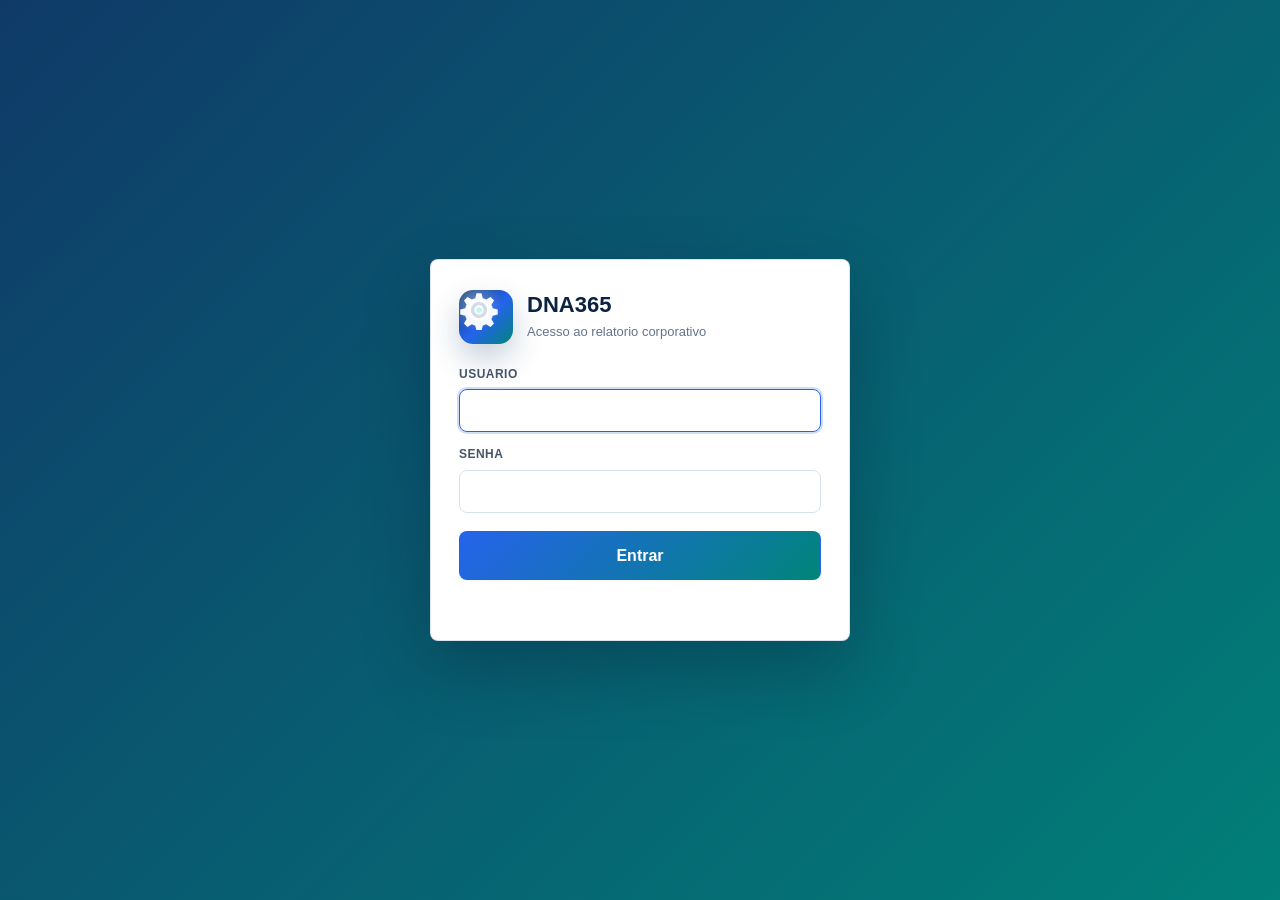
<file: index.html>
<!doctype html>
<html lang="pt-BR">
<head>
  <meta charset="utf-8">
  <meta name="viewport" content="width=device-width, initial-scale=1">
  <title>Seleção de módulos | Portal de Módulos</title>
  <link rel="stylesheet" href="assets/report.css">
  
  <script defer src="assets/report_data.js"></script>
  <script defer src="assets/report.js"></script>
</head>
<body class="auth-locked">
  <section class="auth-screen" aria-label="Login">
    <div class="auth-card">
      <div class="auth-brand">
        <span class="auth-mark" aria-hidden="true">
          <svg viewBox="0 0 64 64">
            <path class="gear-teeth" d="M28 5h8l2 8a21.8 21.8 0 0 1 5.4 2.2l7.1-4.2 5.6 5.6-4.2 7.1A22 22 0 0 1 54 29l8 2v8l-8 2a22 22 0 0 1-2.2 5.3l4.2 7.1-5.6 5.6-7.1-4.2A21.8 21.8 0 0 1 38 57l-2 8h-8l-2-8a21.8 21.8 0 0 1-5.4-2.2l-7.1 4.2-5.6-5.6 4.2-7.1A22 22 0 0 1 10 41l-8-2v-8l8-2a22 22 0 0 1 2.2-5.3L8 16.6l5.6-5.6 7.1 4.2A21.8 21.8 0 0 1 26 13l2-8Z"/>
            <circle class="gear-ring" cx="32" cy="32" r="15"/>
            <circle class="gear-hub" cx="32" cy="32" r="6"/>
          </svg>
        </span>
        <div>
          <strong>DNA365</strong>
          <span>Acesso ao relatorio corporativo</span>
        </div>
      </div>
      <form class="auth-form" data-login-form>
        <label>Usuario<input data-login-user type="text" autocomplete="username" required></label>
        <label>Senha<input data-login-password type="password" autocomplete="current-password" required></label>
        <button type="submit">Entrar</button>
        <div class="auth-error" data-login-error aria-live="polite"></div>
      </form>
    </div>
  </section>
  <div class="shell">
    <aside class="sidebar">
      <div class="brand">
        <strong>Portal de Módulos</strong>
        <span>Relatório corporativo DNA365</span>
      </div>
      <nav><a href="01_analise_oleo.html" class=""><span class="icon"><svg viewBox="0 0 24 24" aria-hidden="true"><path d="M9 3h6v2l-1 1v4l5 8a2 2 0 0 1-1.7 3H6.7A2 2 0 0 1 5 18l5-8V6L9 5V3Zm2.5 9-3.8 6.2h8.6L12.5 12h-1Z"/></svg></span>Análise de óleo</a><a href="02_mapa_navios.html" class=""><span class="icon"><svg viewBox="0 0 24 24" aria-hidden="true"><path d="M4 13 6 5h12l2 8h1l-2.8 5.5A3 3 0 0 1 15.5 20h-7a3 3 0 0 1-2.7-1.5L3 13h1Zm4-6-1.5 6h11L16 7H8Zm1 2h6v2H9V9Z"/></svg></span>Mapa de navios</a></nav>
      <div class="meta">
        <p><b>Desenvolvido por:</b><br>DNA365</p>
        <p><b>Fonte de dados:</b><br>Sistema da SOTREQ</p>
        <p><b>Email comercial:</b><br><a href="mailto:ronirjesus@gmail.com">ronirjesus@gmail.com</a></p>
        <p><b>Gerado em:</b><br>23/05/2026</p>
      </div>
      <button type="button" class="logout-button" data-logout>Sair</button>
    </aside>
    <main>
      <header class="page-head">
        <h1>Seleção de módulos</h1>
        <p class="lead">Escolha o módulo de análise que deseja consultar.</p>
      </header>
      
      
    <section class="module-grid">
      <a class="module-card" href="01_analise_oleo.html">
        <span class="module-icon"><svg viewBox="0 0 24 24" aria-hidden="true"><path d="M9 3h6v2l-1 1v4l5 8a2 2 0 0 1-1.7 3H6.7A2 2 0 0 1 5 18l5-8V6L9 5V3Zm2.5 9-3.8 6.2h8.6L12.5 12h-1Z"/></svg></span>
        <div>
          <h2>Análise de óleo</h2>
          <p>Indicadores corporativos de saúde dos componentes, ativos críticos, fluidos, diagnósticos, tendências e priorização assistida por IA.</p>
          <ul>
            <li>904 amostras avaliadas</li>
            <li>207 ativos monitorados</li>
            <li>187 registros com ação requerida</li>
          </ul>
        </div>
      </a>
      <a class="module-card" href="02_mapa_navios.html">
        <span class="module-icon"><svg viewBox="0 0 24 24" aria-hidden="true"><path d="M4 13 6 5h12l2 8h1l-2.8 5.5A3 3 0 0 1 15.5 20h-7a3 3 0 0 1-2.7-1.5L3 13h1Zm4-6-1.5 6h11L16 7H8Zm1 2h6v2H9V9Z"/></svg></span>
        <div>
          <h2>Mapa de navios</h2>
          <p>Mapa interativo com embarcacoes posicionadas em portos e rotas comerciais plausiveis, usando mapa base OpenStreetMap.</p>
          <ul>
            <li>100 navios plotados</li>
            <li>11 rotas/areas cobertas</li>
            <li>Tabela exportavel com rota, status e coordenadas</li>
          </ul>
        </div>
      </a>
    </section>

    
      <p class="foot">Relatório corporativo com módulos independentes para análise de óleo e monitoramento de navios. <span class="dna365">Desenvolvido pelo time da DNA365.</span></p>
    </main>
  </div>
</body>
</html>
</file>
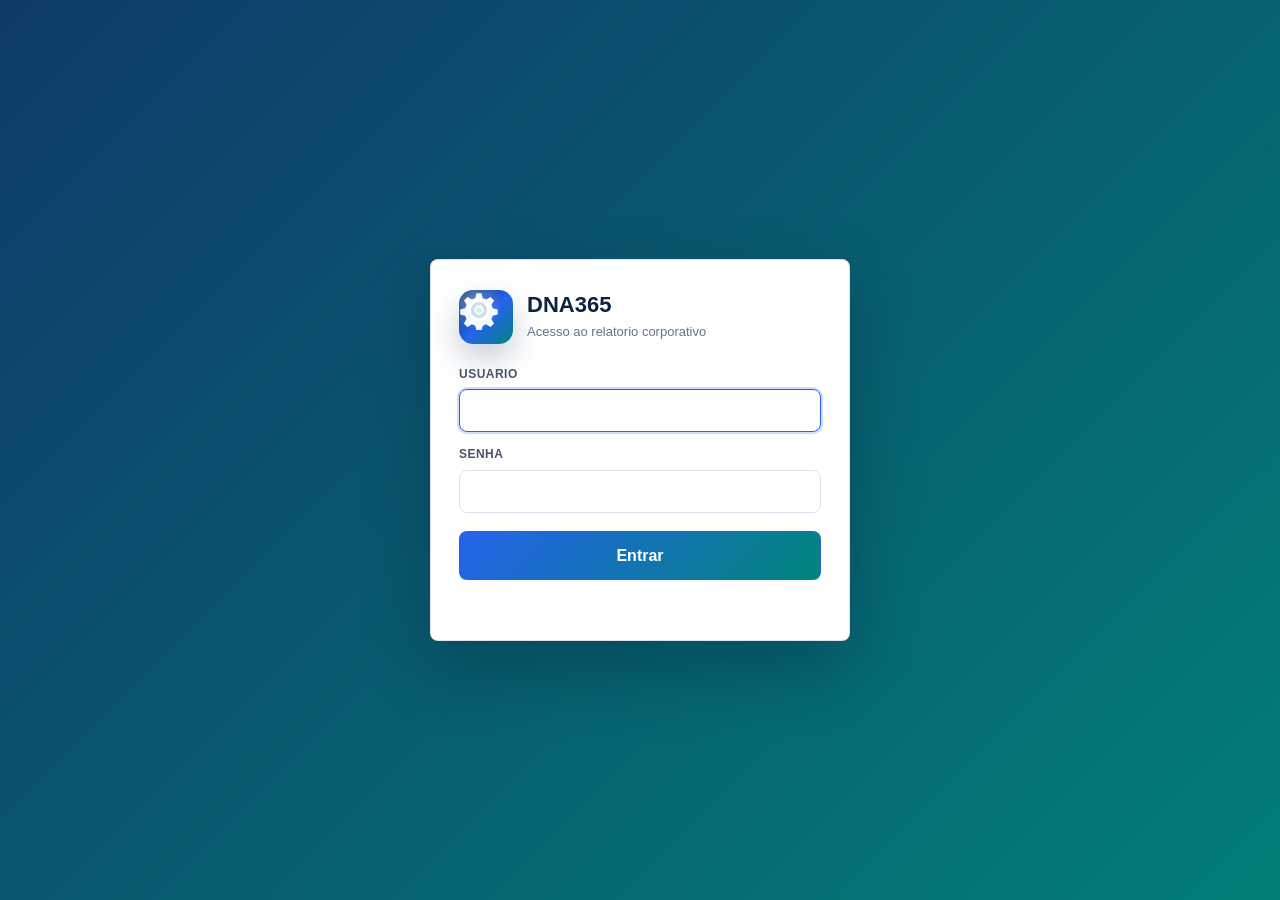
<file: 01_analise_oleo.html>
<!doctype html>
<html lang="pt-BR">
<head>
  <meta charset="utf-8">
  <meta name="viewport" content="width=device-width, initial-scale=1">
  <title>Análise de óleo | Análise de Óleo</title>
  <link rel="stylesheet" href="assets/report.css">
  
  <script defer src="assets/report_data.js"></script>
  <script defer src="assets/report.js"></script>
</head>
<body class="auth-locked">
  <section class="auth-screen" aria-label="Login">
    <div class="auth-card">
      <div class="auth-brand">
        <span class="auth-mark" aria-hidden="true">
          <svg viewBox="0 0 64 64">
            <path class="gear-teeth" d="M28 5h8l2 8a21.8 21.8 0 0 1 5.4 2.2l7.1-4.2 5.6 5.6-4.2 7.1A22 22 0 0 1 54 29l8 2v8l-8 2a22 22 0 0 1-2.2 5.3l4.2 7.1-5.6 5.6-7.1-4.2A21.8 21.8 0 0 1 38 57l-2 8h-8l-2-8a21.8 21.8 0 0 1-5.4-2.2l-7.1 4.2-5.6-5.6 4.2-7.1A22 22 0 0 1 10 41l-8-2v-8l8-2a22 22 0 0 1 2.2-5.3L8 16.6l5.6-5.6 7.1 4.2A21.8 21.8 0 0 1 26 13l2-8Z"/>
            <circle class="gear-ring" cx="32" cy="32" r="15"/>
            <circle class="gear-hub" cx="32" cy="32" r="6"/>
          </svg>
        </span>
        <div>
          <strong>DNA365</strong>
          <span>Acesso ao relatorio corporativo</span>
        </div>
      </div>
      <form class="auth-form" data-login-form>
        <label>Usuario<input data-login-user type="text" autocomplete="username" required></label>
        <label>Senha<input data-login-password type="password" autocomplete="current-password" required></label>
        <button type="submit">Entrar</button>
        <div class="auth-error" data-login-error aria-live="polite"></div>
      </form>
    </div>
  </section>
  <div class="shell">
    <aside class="sidebar">
      <div class="brand">
        <strong>Análise de Óleo</strong>
        <span>Relatório corporativo multi-página</span>
      </div>
      <nav><a href="index.html" class=""><span class="icon"><svg viewBox="0 0 24 24" aria-hidden="true"><path d="M4 13h6V4H4v9Zm0 7h6v-5H4v5Zm10 0h6v-9h-6v9Zm0-16v5h6V4h-6Z"/></svg></span>Módulos</a><a href="01_analise_oleo.html" class="active"><span class="icon"><svg viewBox="0 0 24 24" aria-hidden="true"><path d="M9 3h6v2l-1 1v4l5 8a2 2 0 0 1-1.7 3H6.7A2 2 0 0 1 5 18l5-8V6L9 5V3Zm2.5 9-3.8 6.2h8.6L12.5 12h-1Z"/></svg></span>Análise de óleo</a><a href="03_carteira.html" class=""><span class="icon"><svg viewBox="0 0 24 24" aria-hidden="true"><path d="M3 7h18v13H3V7Zm4-4h10l2 4H5l2-4Z"/></svg></span>Carteira e sites</a><a href="04_fluidos.html" class=""><span class="icon"><svg viewBox="0 0 24 24" aria-hidden="true"><path d="M12 2s6 6.5 6 11a6 6 0 0 1-12 0c0-4.5 6-11 6-11Zm-3 11a3 3 0 0 0 6 0h-2a1 1 0 0 1-2 0H9Z"/></svg></span>Análise dos fluidos</a><a href="05_ativos.html" class=""><span class="icon"><svg viewBox="0 0 24 24" aria-hidden="true"><path d="M12 3 3 8l9 5 9-5-9-5Zm-7 8v6l7 4 7-4v-6l-7 4-7-4Z"/></svg></span>Ativos críticos</a><a href="06_diagnosticos.html" class=""><span class="icon"><svg viewBox="0 0 24 24" aria-hidden="true"><path d="M9 3h6v2l-1 1v4l5 8a2 2 0 0 1-1.7 3H6.7A2 2 0 0 1 5 18l5-8V6L9 5V3Zm2.5 9-3.8 6.2h8.6L12.5 12h-1Z"/></svg></span>Diagnósticos laboratoriais</a><a href="07_tendencias.html" class=""><span class="icon"><svg viewBox="0 0 24 24" aria-hidden="true"><path d="M4 18h16v2H4V18Zm1-3 4-4 3 3 6-8 2 1.5-7.7 10.2-3.2-3.2-2.7 2.7L5 15Z"/></svg></span>Tendências</a><a href="08_ia.html" class=""><span class="icon"><svg viewBox="0 0 24 24" aria-hidden="true"><path d="M12 2a3 3 0 0 1 3 3v1h1a4 4 0 0 1 4 4v4a4 4 0 0 1-4 4h-1v1a3 3 0 0 1-6 0v-1H8a4 4 0 0 1-4-4v-4a4 4 0 0 1 4-4h1V5a3 3 0 0 1 3-3Zm-4 8v4h8v-4H8Zm1.5 1.5h2v1h-2v-1Zm3 0h2v1h-2v-1Z"/></svg></span>Análise de IA</a><a href="09_apendice.html" class=""><span class="icon"><svg viewBox="0 0 24 24" aria-hidden="true"><path d="M6 3h9l3 3v15H6V3Zm8 1.5V7h2.5L14 4.5ZM8 10h8v1.6H8V10Zm0 4h8v1.6H8V14Z"/></svg></span>Apêndice técnico</a></nav>
      <div class="meta">
        <p><b>Desenvolvido por:</b><br>DNA365</p>
        <p><b>Fonte de dados:</b><br>Sistema da SOTREQ</p>
        <p><b>Email comercial:</b><br><a href="mailto:ronirjesus@gmail.com">ronirjesus@gmail.com</a></p>
        <p><b>Gerado em:</b><br>23/05/2026</p>
      </div>
      <button type="button" class="logout-button" data-logout>Sair</button>
    </aside>
    <main>
      <header class="page-head">
        <h1>Análise de óleo</h1>
        <p class="lead">Visão corporativa da carteira de amostras, criticidade, tendências e prioridades de manutenção.</p>
      </header>
      
      <section class="page-filters" data-page-filter>
        <div class="filter-title"><span class="icon"><svg viewBox="0 0 24 24" aria-hidden="true"><path d="M4 5h16l-6 7v5l-4 2v-7L4 5Z"/></svg></span>Filtros da página</div>
        <div class="filter-controls">
          <label class="field">Saúde<select data-page-health><option value="">Todas</option></select></label>
          <label class="field">Site<select data-page-site><option value="">Todos</option></select></label>
          <label class="field">Status<select data-page-status><option value="">Todos</option></select></label>
          <button type="button" data-clear-filters><span class="icon"><svg viewBox="0 0 24 24" aria-hidden="true"><path d="M4 5h16l-6 7v5l-4 2v-7L4 5Z"/></svg></span>Limpar filtros</button>
        </div>
      </section>
    
      
    <section class="grid grid-4">
      
    <section class="kpi ">
      <span><span class="icon"><svg viewBox="0 0 24 24" aria-hidden="true"><path d="M4 18h16v2H4V18Zm1-3 4-4 3 3 6-8 2 1.5-7.7 10.2-3.2-3.2-2.7 2.7L5 15Z"/></svg></span>Amostras de óleo</span>
      <strong>904</strong>
      <small>905 registros no workbook</small>
    </section>
    
      
    <section class="kpi ">
      <span><span class="icon"><svg viewBox="0 0 24 24" aria-hidden="true"><path d="M12 3 3 8l9 5 9-5-9-5Zm-7 8v6l7 4 7-4v-6l-7 4-7-4Z"/></svg></span>Ativos monitorados</span>
      <strong>207</strong>
      <small>298 pares ativo-componente</small>
    </section>
    
      
    <section class="kpi danger">
      <span><span class="icon"><svg viewBox="0 0 24 24" aria-hidden="true"><path d="M12 3 2 20h20L12 3Zm1 13h-2v2h2v-2Zm0-7h-2v5h2V9Z"/></svg></span>Ação requerida</span>
      <strong>187</strong>
      <small>20,7%</small>
    </section>
    
      
    <section class="kpi warn">
      <span><span class="icon"><svg viewBox="0 0 24 24" aria-hidden="true"><path d="M12 3 2 20h20L12 3Zm1 13h-2v2h2v-2Zm0-7h-2v5h2V9Z"/></svg></span>Último resultado crítico</span>
      <strong>54</strong>
      <small>pares ativo-componente com última condição crítica</small>
    </section>
    
    </section>

    <h2>Leitura executiva</h2>
    <section class="grid grid-2">
      <div class="panel">
        <h3>Distribuição de saúde no histórico</h3>
        <div class="segmented"><span class="has-tip" data-tooltip="Ação requerida: 187 amostras (20,7%)" style="width:20.69%; background:#b42318"></span><span class="has-tip" data-tooltip="Componente do Monitor: 517 amostras (57,2%)" style="width:57.19%; background:#b7791f"></span><span class="has-tip" data-tooltip="Nenhuma ação é requerida: 91 amostras (10,1%)" style="width:10.07%; background:#16794c"></span><span class="has-tip" data-tooltip="Não Interpretado: 109 amostras (12,1%)" style="width:12.06%; background:#52606d"></span></div><ul class="legend"><li><i style="background:#b42318"></i><b>Ação requerida</b> 187 <em>20,7%</em></li><li><i style="background:#b7791f"></i><b>Componente do Monitor</b> 517 <em>57,2%</em></li><li><i style="background:#16794c"></i><b>Nenhuma ação é requerida</b> 91 <em>10,1%</em></li><li><i style="background:#52606d"></i><b>Não Interpretado</b> 109 <em>12,1%</em></li></ul>
      </div>
      <div class="panel">
        <h3>Janela analisada</h3>
        <p>Os resultados laboratoriais cobrem <b>01/03/2024</b> a <b>29/01/2026</b>. As datas de coleta variam de <b>06/02/2024</b> a <b>20/01/2026</b>.</p>
        <p>O prazo amostra-laboratório teve mediana de <b>12,0</b> dias e P90 de <b>25,0</b> dias.</p>
        <p>Há <b>795</b> amostras com texto interpretativo, base usada para mineração dos diagnósticos recorrentes.</p>
      </div>
    </section>

    <section class="callout danger">
      <b>Prioridade gerencial:</b> 54 pares ativo-componente ainda têm seu último resultado disponível classificado como "Ação requerida". Esses itens devem formar a lista inicial de follow-up, segregando inspeção imediata, filtragem/correção de óleo e reamostragem.
    </section>

    <h2>Recomendações corporativas</h2>
    <section class="panel">
      <ul class="recommendations">
        <li>Tratar os ativos com recorrência de ação requerida como carteira de risco, não como eventos isolados. Os maiores reincidentes concentram problemas em unidades hidráulicas, mancais e redutores.</li>
        <li>Separar governança de manutenção em três frentes: contaminação por partículas, alteração de viscosidade e contaminação por água. Essas causas aparecem com alta frequência nos textos interpretativos e possuem ações operacionais diferentes.</li>
        <li>Controlar a fila de interpretação: em janeiro de 2026 foram registradas 106 amostras, das quais 93 ficaram como "Não Interpretado". A taxa de ação desse mês não deve ser comparada diretamente aos meses fechados.</li>
        <li>Padronizar metas por família de equipamento e fluido. Sem limites OEM explícitos no workbook, a classificação do laboratório é a fonte primária de criticidade; percentis e ranking relativo servem para priorização, não para condenação técnica definitiva.</li>
      </ul>
    </section>

    <h2>Tendência recente</h2>
    <section class="grid grid-2">
      <div class="panel">
        <h3>Amostras mensais</h3>
        
    <svg class="sparkline" viewBox="0 0 720 260" role="img" aria-label="Tendência temporal">
      <rect class="plot-bg" x="54" y="22" width="644" height="186" rx="10"></rect>
      <line class="grid-line" x1="54" y1="208.0" x2="698" y2="208.0"></line><text class="axis-label" x="44" y="212.0" text-anchor="end">17</text><line class="grid-line" x1="54" y1="161.5" x2="698" y2="161.5"></line><text class="axis-label" x="44" y="165.5" text-anchor="end">39</text><line class="grid-line" x1="54" y1="115.0" x2="698" y2="115.0"></line><text class="axis-label" x="44" y="119.0" text-anchor="end">62</text><line class="grid-line" x1="54" y1="68.5" x2="698" y2="68.5"></line><text class="axis-label" x="44" y="72.5" text-anchor="end">84</text><line class="grid-line" x1="54" y1="22.0" x2="698" y2="22.0"></line><text class="axis-label" x="44" y="26.0" text-anchor="end">106</text>
      <line class="axis-line" x1="54" y1="208" x2="698" y2="208"></line>
      <line class="axis-line" x1="54" y1="22" x2="54" y2="208"></line>
      <polygon class="spark-area" points="54,208 54.0,208.0 103.5,174.6 153.1,197.6 202.6,141.1 252.2,164.1 301.7,191.3 351.2,93.1 400.8,63.8 450.3,99.3 499.8,91.0 549.4,172.5 598.9,153.7 648.5,118.1 698.0,22.0 698,208"></polygon>
      <polyline class="spark-line" points="54.0,208.0 103.5,174.6 153.1,197.6 202.6,141.1 252.2,164.1 301.7,191.3 351.2,93.1 400.8,63.8 450.3,99.3 499.8,91.0 549.4,172.5 598.9,153.7 648.5,118.1 698.0,22.0"></polyline>
      <circle class="has-tip spark-point" cx="54.0" cy="208.0" r="4" data-tooltip="12/2024: 17 (1,9%)"></circle><circle class="has-tip spark-point" cx="103.5" cy="174.6" r="4" data-tooltip="01/2025: 33 (3,7%)"></circle><circle class="has-tip spark-point" cx="153.1" cy="197.6" r="4" data-tooltip="02/2025: 22 (2,4%)"></circle><circle class="has-tip spark-point" cx="202.6" cy="141.1" r="4" data-tooltip="03/2025: 49 (5,4%)"></circle><circle class="has-tip spark-point" cx="252.2" cy="164.1" r="4" data-tooltip="04/2025: 38 (4,2%)"></circle><circle class="has-tip spark-point" cx="301.7" cy="191.3" r="4" data-tooltip="05/2025: 25 (2,8%)"></circle><circle class="has-tip spark-point" cx="351.2" cy="93.1" r="4" data-tooltip="06/2025: 72 (8,0%)"></circle><circle class="has-tip spark-point" cx="400.8" cy="63.8" r="4" data-tooltip="07/2025: 86 (9,5%)"></circle><circle class="has-tip spark-point" cx="450.3" cy="99.3" r="4" data-tooltip="08/2025: 69 (7,6%)"></circle><circle class="has-tip spark-point" cx="499.8" cy="91.0" r="4" data-tooltip="09/2025: 73 (8,1%)"></circle><circle class="has-tip spark-point" cx="549.4" cy="172.5" r="4" data-tooltip="10/2025: 34 (3,8%)"></circle><circle class="has-tip spark-point" cx="598.9" cy="153.7" r="4" data-tooltip="11/2025: 43 (4,8%)"></circle><circle class="has-tip spark-point" cx="648.5" cy="118.1" r="4" data-tooltip="12/2025: 60 (6,6%)"></circle><circle class="has-tip spark-point" cx="698.0" cy="22.0" r="4" data-tooltip="01/2026: 106 (11,7%)"></circle>
      <text class="axis-label x-label" x="54.0" y="245" text-anchor="middle">12/2024</text><text class="axis-label x-label" x="153.1" y="245" text-anchor="middle">02/2025</text><text class="axis-label x-label" x="252.2" y="245" text-anchor="middle">04/2025</text><text class="axis-label x-label" x="351.2" y="245" text-anchor="middle">06/2025</text><text class="axis-label x-label" x="450.3" y="245" text-anchor="middle">08/2025</text><text class="axis-label x-label" x="549.4" y="245" text-anchor="middle">10/2025</text><text class="axis-label x-label" x="648.5" y="245" text-anchor="middle">12/2025</text><text class="axis-label x-label" x="698.0" y="245" text-anchor="middle">01/2026</text>
    </svg>
    
      </div>
      <div class="panel">
        <h3>Taxa de ação requerida por site</h3>
        <div class="bar-list">
            <div class="bar-row has-tip" data-tooltip="4_BARRO ALTO GOIAS / ANGLO AMERICAN: 27 ações em 46 amostras (58,7%)">
              <div class="bar-label">4_BARRO ALTO GOIAS / ANGLO AMERICAN</div>
              <div class="bar-track"><span style="width:58.70%"></span></div>
              <div class="bar-value">58,7%</div>
            </div>
            
            <div class="bar-row has-tip" data-tooltip="4_PULVERIZACAO / ANGLO AMERICAN BARRO ALTO INDUSTRIAL: 3 ações em 10 amostras (30,0%)">
              <div class="bar-label">4_PULVERIZACAO / ANGLO AMERICAN BARRO ALTO INDUSTRIAL</div>
              <div class="bar-track"><span style="width:30.00%"></span></div>
              <div class="bar-value">30,0%</div>
            </div>
            
            <div class="bar-row has-tip" data-tooltip="4_AABA / ANGLO AMERICAN: 77 ações em 266 amostras (28,9%)">
              <div class="bar-label">4_AABA / ANGLO AMERICAN</div>
              <div class="bar-track"><span style="width:28.95%"></span></div>
              <div class="bar-value">28,9%</div>
            </div>
            
            <div class="bar-row has-tip" data-tooltip="4_PREPARAÇÃO DE CARGA / ANGLO AMERICAN BARRO ALTO INDUSTRIAL: 34 ações em 210 amostras (16,2%)">
              <div class="bar-label">4_PREPARAÇÃO DE CARGA / ANGLO AMERICAN BARRO ALTO INDUSTRIAL</div>
              <div class="bar-track"><span style="width:16.19%"></span></div>
              <div class="bar-value">16,2%</div>
            </div>
            
            <div class="bar-row has-tip" data-tooltip="4_REDUCAO / ANGLO AMERICAN BARRO ALTO INDUSTRIAL: 22 ações em 143 amostras (15,4%)">
              <div class="bar-label">4_REDUCAO / ANGLO AMERICAN BARRO ALTO INDUSTRIAL</div>
              <div class="bar-track"><span style="width:15.38%"></span></div>
              <div class="bar-value">15,4%</div>
            </div>
            
            <div class="bar-row has-tip" data-tooltip="4_REFINO / ANGLO AMERICAN BARRO ALTO INDUSTRIAL: 9 ações em 89 amostras (10,1%)">
              <div class="bar-label">4_REFINO / ANGLO AMERICAN BARRO ALTO INDUSTRIAL</div>
              <div class="bar-track"><span style="width:10.11%"></span></div>
              <div class="bar-value">10,1%</div>
            </div>
            
            <div class="bar-row has-tip" data-tooltip="4_CALCINAÇÃO / ANGLO AMERICAN BARRO ALTO INDUSTRIAL: 12 ações em 120 amostras (10,0%)">
              <div class="bar-label">4_CALCINAÇÃO / ANGLO AMERICAN BARRO ALTO INDUSTRIAL</div>
              <div class="bar-track"><span style="width:10.00%"></span></div>
              <div class="bar-value">10,0%</div>
            </div>
            
            <div class="bar-row has-tip" data-tooltip="4_OFICINA MECÂNICA / ANGLO AMERICAN BARRO ALTO INDUSTRIAL: 1 ações em 11 amostras (9,1%)">
              <div class="bar-label">4_OFICINA MECÂNICA / ANGLO AMERICAN BARRO ALTO INDUSTRIAL</div>
              <div class="bar-track"><span style="width:9.09%"></span></div>
              <div class="bar-value">9,1%</div>
            </div>
            </div>
      </div>
    </section>
    <div class="table-wrap " data-table-wrap><table><thead><tr><th>Mês</th><th>Amostras</th><th>Ações</th><th>Monitor</th><th>Não_interpretado</th><th>Taxa de ação</th></tr></thead><tbody><tr><td>12/2024</td><td>17</td><td>3</td><td>11</td><td>0</td><td>17,6%</td></tr><tr><td>01/2025</td><td>33</td><td>7</td><td>24</td><td>0</td><td>21,2%</td></tr><tr><td>02/2025</td><td>22</td><td>4</td><td>17</td><td>0</td><td>18,2%</td></tr><tr><td>03/2025</td><td>49</td><td>8</td><td>30</td><td>0</td><td>16,3%</td></tr><tr><td>04/2025</td><td>38</td><td>12</td><td>24</td><td>0</td><td>31,6%</td></tr><tr><td>05/2025</td><td>25</td><td>6</td><td>13</td><td>0</td><td>24,0%</td></tr><tr><td>06/2025</td><td>72</td><td>13</td><td>57</td><td>0</td><td>18,1%</td></tr><tr><td>07/2025</td><td>86</td><td>21</td><td>59</td><td>0</td><td>24,4%</td></tr><tr><td>08/2025</td><td>69</td><td>17</td><td>50</td><td>0</td><td>24,6%</td></tr><tr><td>09/2025</td><td>73</td><td>15</td><td>52</td><td>0</td><td>20,5%</td></tr><tr><td>10/2025</td><td>34</td><td>7</td><td>23</td><td>0</td><td>20,6%</td></tr><tr><td>11/2025</td><td>43</td><td>5</td><td>33</td><td>0</td><td>11,6%</td></tr><tr><td>12/2025</td><td>60</td><td>8</td><td>32</td><td>16</td><td>13,3%</td></tr><tr><td>01/2026</td><td>106</td><td>5</td><td>5</td><td>93</td><td>4,7%</td></tr></tbody></table></div>
    
      <p class="foot">Relatório gerado automaticamente a partir do workbook original. Indicadores laboratoriais sem limites OEM foram avaliados por classificação do laboratório, recorrência e posição relativa na amostra. <span class="dna365">Desenvolvido pelo time da DNA365.</span></p>
    </main>
  </div>
</body>
</html>
</file>
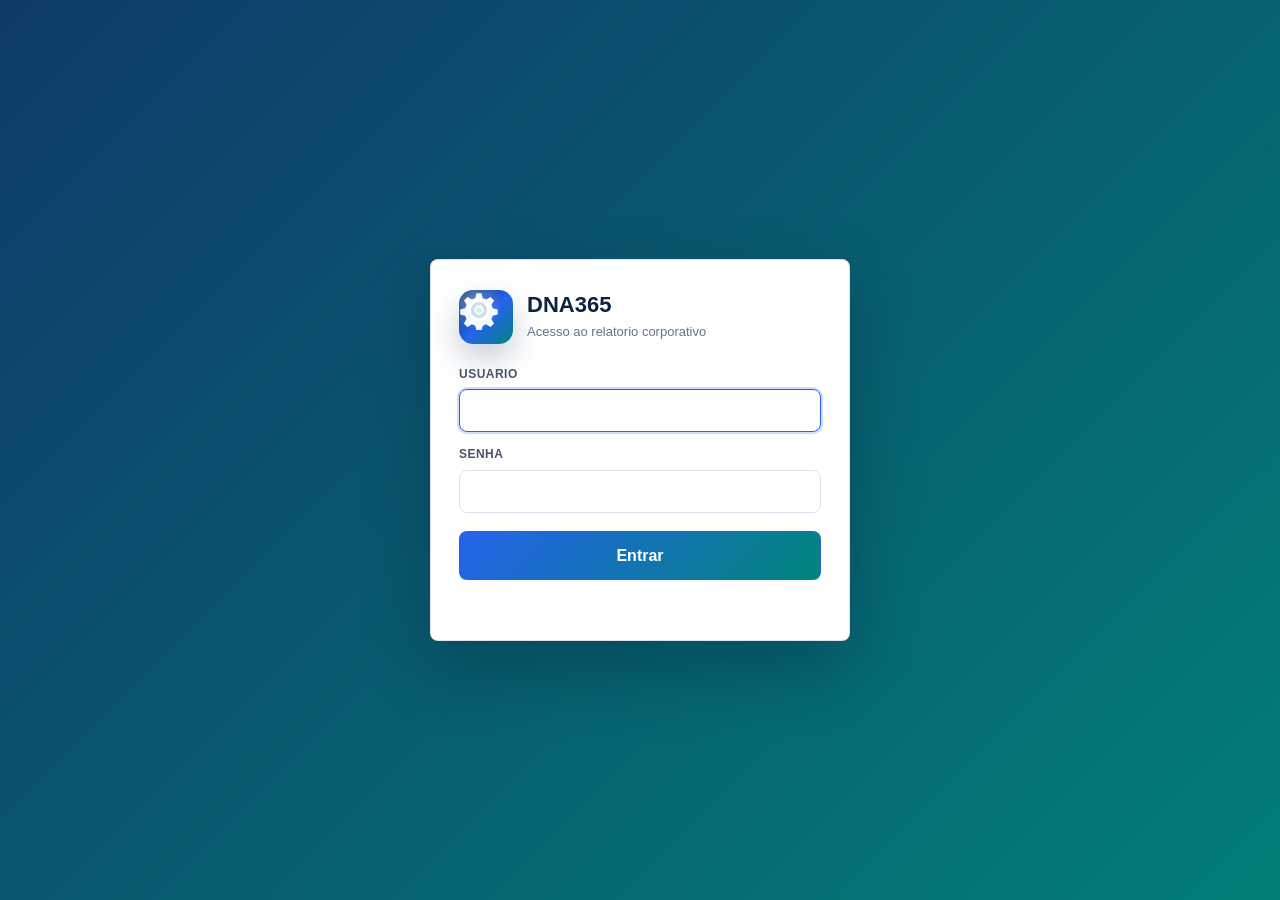
<file: 03_carteira.html>
<!doctype html>
<html lang="pt-BR">
<head>
  <meta charset="utf-8">
  <meta name="viewport" content="width=device-width, initial-scale=1">
  <title>Carteira e sites | Análise de Óleo</title>
  <link rel="stylesheet" href="assets/report.css">
  
  <script defer src="assets/report_data.js"></script>
  <script defer src="assets/report.js"></script>
</head>
<body class="auth-locked">
  <section class="auth-screen" aria-label="Login">
    <div class="auth-card">
      <div class="auth-brand">
        <span class="auth-mark" aria-hidden="true">
          <svg viewBox="0 0 64 64">
            <path class="gear-teeth" d="M28 5h8l2 8a21.8 21.8 0 0 1 5.4 2.2l7.1-4.2 5.6 5.6-4.2 7.1A22 22 0 0 1 54 29l8 2v8l-8 2a22 22 0 0 1-2.2 5.3l4.2 7.1-5.6 5.6-7.1-4.2A21.8 21.8 0 0 1 38 57l-2 8h-8l-2-8a21.8 21.8 0 0 1-5.4-2.2l-7.1 4.2-5.6-5.6 4.2-7.1A22 22 0 0 1 10 41l-8-2v-8l8-2a22 22 0 0 1 2.2-5.3L8 16.6l5.6-5.6 7.1 4.2A21.8 21.8 0 0 1 26 13l2-8Z"/>
            <circle class="gear-ring" cx="32" cy="32" r="15"/>
            <circle class="gear-hub" cx="32" cy="32" r="6"/>
          </svg>
        </span>
        <div>
          <strong>DNA365</strong>
          <span>Acesso ao relatorio corporativo</span>
        </div>
      </div>
      <form class="auth-form" data-login-form>
        <label>Usuario<input data-login-user type="text" autocomplete="username" required></label>
        <label>Senha<input data-login-password type="password" autocomplete="current-password" required></label>
        <button type="submit">Entrar</button>
        <div class="auth-error" data-login-error aria-live="polite"></div>
      </form>
    </div>
  </section>
  <div class="shell">
    <aside class="sidebar">
      <div class="brand">
        <strong>Análise de Óleo</strong>
        <span>Relatório corporativo multi-página</span>
      </div>
      <nav><a href="index.html" class=""><span class="icon"><svg viewBox="0 0 24 24" aria-hidden="true"><path d="M4 13h6V4H4v9Zm0 7h6v-5H4v5Zm10 0h6v-9h-6v9Zm0-16v5h6V4h-6Z"/></svg></span>Módulos</a><a href="01_analise_oleo.html" class=""><span class="icon"><svg viewBox="0 0 24 24" aria-hidden="true"><path d="M9 3h6v2l-1 1v4l5 8a2 2 0 0 1-1.7 3H6.7A2 2 0 0 1 5 18l5-8V6L9 5V3Zm2.5 9-3.8 6.2h8.6L12.5 12h-1Z"/></svg></span>Análise de óleo</a><a href="03_carteira.html" class="active"><span class="icon"><svg viewBox="0 0 24 24" aria-hidden="true"><path d="M3 7h18v13H3V7Zm4-4h10l2 4H5l2-4Z"/></svg></span>Carteira e sites</a><a href="04_fluidos.html" class=""><span class="icon"><svg viewBox="0 0 24 24" aria-hidden="true"><path d="M12 2s6 6.5 6 11a6 6 0 0 1-12 0c0-4.5 6-11 6-11Zm-3 11a3 3 0 0 0 6 0h-2a1 1 0 0 1-2 0H9Z"/></svg></span>Análise dos fluidos</a><a href="05_ativos.html" class=""><span class="icon"><svg viewBox="0 0 24 24" aria-hidden="true"><path d="M12 3 3 8l9 5 9-5-9-5Zm-7 8v6l7 4 7-4v-6l-7 4-7-4Z"/></svg></span>Ativos críticos</a><a href="06_diagnosticos.html" class=""><span class="icon"><svg viewBox="0 0 24 24" aria-hidden="true"><path d="M9 3h6v2l-1 1v4l5 8a2 2 0 0 1-1.7 3H6.7A2 2 0 0 1 5 18l5-8V6L9 5V3Zm2.5 9-3.8 6.2h8.6L12.5 12h-1Z"/></svg></span>Diagnósticos laboratoriais</a><a href="07_tendencias.html" class=""><span class="icon"><svg viewBox="0 0 24 24" aria-hidden="true"><path d="M4 18h16v2H4V18Zm1-3 4-4 3 3 6-8 2 1.5-7.7 10.2-3.2-3.2-2.7 2.7L5 15Z"/></svg></span>Tendências</a><a href="08_ia.html" class=""><span class="icon"><svg viewBox="0 0 24 24" aria-hidden="true"><path d="M12 2a3 3 0 0 1 3 3v1h1a4 4 0 0 1 4 4v4a4 4 0 0 1-4 4h-1v1a3 3 0 0 1-6 0v-1H8a4 4 0 0 1-4-4v-4a4 4 0 0 1 4-4h1V5a3 3 0 0 1 3-3Zm-4 8v4h8v-4H8Zm1.5 1.5h2v1h-2v-1Zm3 0h2v1h-2v-1Z"/></svg></span>Análise de IA</a><a href="09_apendice.html" class=""><span class="icon"><svg viewBox="0 0 24 24" aria-hidden="true"><path d="M6 3h9l3 3v15H6V3Zm8 1.5V7h2.5L14 4.5ZM8 10h8v1.6H8V10Zm0 4h8v1.6H8V14Z"/></svg></span>Apêndice técnico</a></nav>
      <div class="meta">
        <p><b>Desenvolvido por:</b><br>DNA365</p>
        <p><b>Fonte de dados:</b><br>Sistema da SOTREQ</p>
        <p><b>Email comercial:</b><br><a href="mailto:ronirjesus@gmail.com">ronirjesus@gmail.com</a></p>
        <p><b>Gerado em:</b><br>23/05/2026</p>
      </div>
      <button type="button" class="logout-button" data-logout>Sair</button>
    </aside>
    <main>
      <header class="page-head">
        <h1>Carteira e sites</h1>
        <p class="lead">Distribuição das amostras por site, fluido, viscosidade e status operacional.</p>
      </header>
      
      <section class="page-filters" data-page-filter>
        <div class="filter-title"><span class="icon"><svg viewBox="0 0 24 24" aria-hidden="true"><path d="M4 5h16l-6 7v5l-4 2v-7L4 5Z"/></svg></span>Filtros da página</div>
        <div class="filter-controls">
          <label class="field">Saúde<select data-page-health><option value="">Todas</option></select></label>
          <label class="field">Site<select data-page-site><option value="">Todos</option></select></label>
          <label class="field">Status<select data-page-status><option value="">Todos</option></select></label>
          <button type="button" data-clear-filters><span class="icon"><svg viewBox="0 0 24 24" aria-hidden="true"><path d="M4 5h16l-6 7v5l-4 2v-7L4 5Z"/></svg></span>Limpar filtros</button>
        </div>
      </section>
    
      
    <section class="grid grid-3">
      
    <section class="kpi ">
      <span><span class="icon"><svg viewBox="0 0 24 24" aria-hidden="true"><path d="M3 7h18v13H3V7Zm4-4h10l2 4H5l2-4Z"/></svg></span>Sites com amostras</span>
      <strong>11</strong>
      <small>inclui registros sem site informado</small>
    </section>
    
      
    <section class="kpi ">
      <span><span class="icon"><svg viewBox="0 0 24 24" aria-hidden="true"><path d="M3 7h18v13H3V7Zm4-4h10l2 4H5l2-4Z"/></svg></span>Tipos de fluido</span>
      <strong>88</strong>
      <small>nomes conforme workbook</small>
    </section>
    
      
    <section class="kpi ">
      <span><span class="icon"><svg viewBox="0 0 24 24" aria-hidden="true"><path d="M3 7h18v13H3V7Zm4-4h10l2 4H5l2-4Z"/></svg></span>Viscosidades/pesos</span>
      <strong>15</strong>
      <small>inclui vazios e valores numéricos</small>
    </section>
    
    </section>
    <h2>Concentração de ações por site</h2>
    <section class="grid grid-2">
      <div class="panel">
        <h3>Volume absoluto de ações</h3>
        <div class="bar-list">
            <div class="bar-row has-tip" data-tooltip="4_AABA / ANGLO AMERICAN: 77 ações (41,2%)">
              <div class="bar-label">4_AABA / ANGLO AMERICAN</div>
              <div class="bar-track"><span style="width:100.00%"></span></div>
              <div class="bar-value">77</div>
            </div>
            
            <div class="bar-row has-tip" data-tooltip="4_PREPARAÇÃO DE CARGA / ANGLO AMERICAN BARRO ALTO INDUSTRIAL: 34 ações (18,2%)">
              <div class="bar-label">4_PREPARAÇÃO DE CARGA / ANGLO AMERICAN BARRO ALTO INDUSTRIAL</div>
              <div class="bar-track"><span style="width:44.16%"></span></div>
              <div class="bar-value">34</div>
            </div>
            
            <div class="bar-row has-tip" data-tooltip="4_BARRO ALTO GOIAS / ANGLO AMERICAN: 27 ações (14,4%)">
              <div class="bar-label">4_BARRO ALTO GOIAS / ANGLO AMERICAN</div>
              <div class="bar-track"><span style="width:35.06%"></span></div>
              <div class="bar-value">27</div>
            </div>
            
            <div class="bar-row has-tip" data-tooltip="4_REDUCAO / ANGLO AMERICAN BARRO ALTO INDUSTRIAL: 22 ações (11,8%)">
              <div class="bar-label">4_REDUCAO / ANGLO AMERICAN BARRO ALTO INDUSTRIAL</div>
              <div class="bar-track"><span style="width:28.57%"></span></div>
              <div class="bar-value">22</div>
            </div>
            
            <div class="bar-row has-tip" data-tooltip="4_CALCINAÇÃO / ANGLO AMERICAN BARRO ALTO INDUSTRIAL: 12 ações (6,4%)">
              <div class="bar-label">4_CALCINAÇÃO / ANGLO AMERICAN BARRO ALTO INDUSTRIAL</div>
              <div class="bar-track"><span style="width:15.58%"></span></div>
              <div class="bar-value">12</div>
            </div>
            
            <div class="bar-row has-tip" data-tooltip="4_REFINO / ANGLO AMERICAN BARRO ALTO INDUSTRIAL: 9 ações (4,8%)">
              <div class="bar-label">4_REFINO / ANGLO AMERICAN BARRO ALTO INDUSTRIAL</div>
              <div class="bar-track"><span style="width:11.69%"></span></div>
              <div class="bar-value">9</div>
            </div>
            
            <div class="bar-row has-tip" data-tooltip="4_PULVERIZACAO / ANGLO AMERICAN BARRO ALTO INDUSTRIAL: 3 ações (1,6%)">
              <div class="bar-label">4_PULVERIZACAO / ANGLO AMERICAN BARRO ALTO INDUSTRIAL</div>
              <div class="bar-track"><span style="width:3.90%"></span></div>
              <div class="bar-value">3</div>
            </div>
            
            <div class="bar-row has-tip" data-tooltip="(sem site): 2 ações (1,1%)">
              <div class="bar-label">(sem site)</div>
              <div class="bar-track"><span style="width:2.60%"></span></div>
              <div class="bar-value">2</div>
            </div>
            </div>
      </div>
      <div class="panel">
        <h3>Taxa de ação em sites com 10+ amostras</h3>
        <div class="bar-list">
            <div class="bar-row has-tip" data-tooltip="4_BARRO ALTO GOIAS / ANGLO AMERICAN: 27 ações em 46 amostras (58,7%)">
              <div class="bar-label">4_BARRO ALTO GOIAS / ANGLO AMERICAN</div>
              <div class="bar-track"><span style="width:58.70%"></span></div>
              <div class="bar-value">58,7%</div>
            </div>
            
            <div class="bar-row has-tip" data-tooltip="4_PULVERIZACAO / ANGLO AMERICAN BARRO ALTO INDUSTRIAL: 3 ações em 10 amostras (30,0%)">
              <div class="bar-label">4_PULVERIZACAO / ANGLO AMERICAN BARRO ALTO INDUSTRIAL</div>
              <div class="bar-track"><span style="width:30.00%"></span></div>
              <div class="bar-value">30,0%</div>
            </div>
            
            <div class="bar-row has-tip" data-tooltip="4_AABA / ANGLO AMERICAN: 77 ações em 266 amostras (28,9%)">
              <div class="bar-label">4_AABA / ANGLO AMERICAN</div>
              <div class="bar-track"><span style="width:28.95%"></span></div>
              <div class="bar-value">28,9%</div>
            </div>
            
            <div class="bar-row has-tip" data-tooltip="4_PREPARAÇÃO DE CARGA / ANGLO AMERICAN BARRO ALTO INDUSTRIAL: 34 ações em 210 amostras (16,2%)">
              <div class="bar-label">4_PREPARAÇÃO DE CARGA / ANGLO AMERICAN BARRO ALTO INDUSTRIAL</div>
              <div class="bar-track"><span style="width:16.19%"></span></div>
              <div class="bar-value">16,2%</div>
            </div>
            
            <div class="bar-row has-tip" data-tooltip="4_REDUCAO / ANGLO AMERICAN BARRO ALTO INDUSTRIAL: 22 ações em 143 amostras (15,4%)">
              <div class="bar-label">4_REDUCAO / ANGLO AMERICAN BARRO ALTO INDUSTRIAL</div>
              <div class="bar-track"><span style="width:15.38%"></span></div>
              <div class="bar-value">15,4%</div>
            </div>
            
            <div class="bar-row has-tip" data-tooltip="4_REFINO / ANGLO AMERICAN BARRO ALTO INDUSTRIAL: 9 ações em 89 amostras (10,1%)">
              <div class="bar-label">4_REFINO / ANGLO AMERICAN BARRO ALTO INDUSTRIAL</div>
              <div class="bar-track"><span style="width:10.11%"></span></div>
              <div class="bar-value">10,1%</div>
            </div>
            
            <div class="bar-row has-tip" data-tooltip="4_CALCINAÇÃO / ANGLO AMERICAN BARRO ALTO INDUSTRIAL: 12 ações em 120 amostras (10,0%)">
              <div class="bar-label">4_CALCINAÇÃO / ANGLO AMERICAN BARRO ALTO INDUSTRIAL</div>
              <div class="bar-track"><span style="width:10.00%"></span></div>
              <div class="bar-value">10,0%</div>
            </div>
            
            <div class="bar-row has-tip" data-tooltip="4_OFICINA MECÂNICA / ANGLO AMERICAN BARRO ALTO INDUSTRIAL: 1 ações em 11 amostras (9,1%)">
              <div class="bar-label">4_OFICINA MECÂNICA / ANGLO AMERICAN BARRO ALTO INDUSTRIAL</div>
              <div class="bar-track"><span style="width:9.09%"></span></div>
              <div class="bar-value">9,1%</div>
            </div>
            </div>
      </div>
    </section>
    <div class="table-wrap " data-table-wrap><table><thead><tr><th>Site de Trabalho</th><th>Ação requerida</th><th>Componente do Monitor</th><th>Nenhuma ação é requerida</th><th>Não Interpretado</th><th>Amostras</th><th>Taxa ação</th></tr></thead><tbody><tr><td>4_AABA / ANGLO AMERICAN</td><td>77</td><td>115</td><td>11</td><td>63</td><td>266</td><td>28,9%</td></tr><tr><td>4_PREPARAÇÃO DE CARGA / ANGLO AMERICAN BARRO ALTO INDUSTRIAL</td><td>34</td><td>154</td><td>5</td><td>17</td><td>210</td><td>16,2%</td></tr><tr><td>4_BARRO ALTO GOIAS / ANGLO AMERICAN</td><td>27</td><td>15</td><td>4</td><td>0</td><td>46</td><td>58,7%</td></tr><tr><td>4_REDUCAO / ANGLO AMERICAN BARRO ALTO INDUSTRIAL</td><td>22</td><td>68</td><td>45</td><td>8</td><td>143</td><td>15,4%</td></tr><tr><td>4_CALCINAÇÃO / ANGLO AMERICAN BARRO ALTO INDUSTRIAL</td><td>12</td><td>77</td><td>12</td><td>19</td><td>120</td><td>10,0%</td></tr><tr><td>4_REFINO / ANGLO AMERICAN BARRO ALTO INDUSTRIAL</td><td>9</td><td>66</td><td>14</td><td>0</td><td>89</td><td>10,1%</td></tr><tr><td>4_PULVERIZACAO / ANGLO AMERICAN BARRO ALTO INDUSTRIAL</td><td>3</td><td>7</td><td>0</td><td>0</td><td>10</td><td>30,0%</td></tr><tr><td>(sem site)</td><td>2</td><td>4</td><td>0</td><td>1</td><td>7</td><td>28,6%</td></tr><tr><td>4_OFICINA MECÂNICA / ANGLO AMERICAN BARRO ALTO INDUSTRIAL</td><td>1</td><td>10</td><td>0</td><td>0</td><td>11</td><td>9,1%</td></tr><tr><td>3_BARRO ALTO  ANGLO AMERICAN</td><td>0</td><td>0</td><td>0</td><td>1</td><td>1</td><td>0,0%</td></tr><tr><td>4_CARVÃO REDUTOR / ANGLO AMERICAN BARRO ALTO INDUSTIAL</td><td>0</td><td>1</td><td>0</td><td>0</td><td>1</td><td>0,0%</td></tr></tbody></table></div>

    <h2>Carteira de fluidos</h2>
    <section class="grid grid-2">
      <div class="panel">
        <h3>Tipos de fluido mais frequentes</h3>
        <div class="bar-list">
            <div class="bar-row has-tip" data-tooltip="LUBRAX GEAR: 259 amostras (28,7%)">
              <div class="bar-label">LUBRAX GEAR</div>
              <div class="bar-track"><span style="width:100.00%"></span></div>
              <div class="bar-value">259</div>
            </div>
            
            <div class="bar-row has-tip" data-tooltip="LUBRAX HYDRA XP: 105 amostras (11,6%)">
              <div class="bar-label">LUBRAX HYDRA XP</div>
              <div class="bar-track"><span style="width:40.54%"></span></div>
              <div class="bar-value">105</div>
            </div>
            
            <div class="bar-row has-tip" data-tooltip="MOLYGRAFIT HF: 76 amostras (8,4%)">
              <div class="bar-label">MOLYGRAFIT HF</div>
              <div class="bar-track"><span style="width:29.34%"></span></div>
              <div class="bar-value">76</div>
            </div>
            
            <div class="bar-row has-tip" data-tooltip="QUINTOLUBRIC B 702: 61 amostras (6,7%)">
              <div class="bar-label">QUINTOLUBRIC B 702</div>
              <div class="bar-track"><span style="width:23.55%"></span></div>
              <div class="bar-value">61</div>
            </div>
            
            <div class="bar-row has-tip" data-tooltip="QUINTOLUBRIC 888-46 SINTETICO: 40 amostras (4,4%)">
              <div class="bar-label">QUINTOLUBRIC 888-46 SINTETICO</div>
              <div class="bar-track"><span style="width:15.44%"></span></div>
              <div class="bar-value">40</div>
            </div>
            
            <div class="bar-row has-tip" data-tooltip="LUBRAX GEAR 220: 17 amostras (1,9%)">
              <div class="bar-label">LUBRAX GEAR 220</div>
              <div class="bar-track"><span style="width:6.56%"></span></div>
              <div class="bar-value">17</div>
            </div>
            
            <div class="bar-row has-tip" data-tooltip="MOLYGAFIT HF: 15 amostras (1,7%)">
              <div class="bar-label">MOLYGAFIT HF</div>
              <div class="bar-track"><span style="width:5.79%"></span></div>
              <div class="bar-value">15</div>
            </div>
            
            <div class="bar-row has-tip" data-tooltip="QUINTOLUBRIC 888 CST: 14 amostras (1,5%)">
              <div class="bar-label">QUINTOLUBRIC 888 CST</div>
              <div class="bar-track"><span style="width:5.41%"></span></div>
              <div class="bar-value">14</div>
            </div>
            
            <div class="bar-row has-tip" data-tooltip="LUBRAX GEAR 320: 14 amostras (1,5%)">
              <div class="bar-label">LUBRAX GEAR 320</div>
              <div class="bar-track"><span style="width:5.41%"></span></div>
              <div class="bar-value">14</div>
            </div>
            
            <div class="bar-row has-tip" data-tooltip="SHC 632 SINTETICO: 13 amostras (1,4%)">
              <div class="bar-label">SHC 632 SINTETICO</div>
              <div class="bar-track"><span style="width:5.02%"></span></div>
              <div class="bar-value">13</div>
            </div>
            
            <div class="bar-row has-tip" data-tooltip="QUINTOLUBRIC 888: 13 amostras (1,4%)">
              <div class="bar-label">QUINTOLUBRIC 888</div>
              <div class="bar-track"><span style="width:5.02%"></span></div>
              <div class="bar-value">13</div>
            </div>
            
            <div class="bar-row has-tip" data-tooltip="MOBILGEAR 600 XP: 12 amostras (1,3%)">
              <div class="bar-label">MOBILGEAR 600 XP</div>
              <div class="bar-track"><span style="width:4.63%"></span></div>
              <div class="bar-value">12</div>
            </div>
            </div>
      </div>
      <div class="panel">
        <h3>Viscosidades mais frequentes</h3>
        <div class="bar-list">
            <div class="bar-row has-tip" data-tooltip="46-ISO: 275 amostras (30,4%)">
              <div class="bar-label">46-ISO</div>
              <div class="bar-track"><span style="width:100.00%"></span></div>
              <div class="bar-value">275</div>
            </div>
            
            <div class="bar-row has-tip" data-tooltip="220-ISO: 147 amostras (16,3%)">
              <div class="bar-label">220-ISO</div>
              <div class="bar-track"><span style="width:53.45%"></span></div>
              <div class="bar-value">147</div>
            </div>
            
            <div class="bar-row has-tip" data-tooltip="320-ISO: 100 amostras (11,1%)">
              <div class="bar-label">320-ISO</div>
              <div class="bar-track"><span style="width:36.36%"></span></div>
              <div class="bar-value">100</div>
            </div>
            
            <div class="bar-row has-tip" data-tooltip="1000-ISO: 100 amostras (11,1%)">
              <div class="bar-label">1000-ISO</div>
              <div class="bar-track"><span style="width:36.36%"></span></div>
              <div class="bar-value">100</div>
            </div>
            
            <div class="bar-row has-tip" data-tooltip="680-ISO: 82 amostras (9,1%)">
              <div class="bar-label">680-ISO</div>
              <div class="bar-track"><span style="width:29.82%"></span></div>
              <div class="bar-value">82</div>
            </div>
            
            <div class="bar-row has-tip" data-tooltip="460-ISO: 73 amostras (8,1%)">
              <div class="bar-label">460-ISO</div>
              <div class="bar-track"><span style="width:26.55%"></span></div>
              <div class="bar-value">73</div>
            </div>
            
            <div class="bar-row has-tip" data-tooltip="68-ISO: 53 amostras (5,9%)">
              <div class="bar-label">68-ISO</div>
              <div class="bar-track"><span style="width:19.27%"></span></div>
              <div class="bar-value">53</div>
            </div>
            
            <div class="bar-row has-tip" data-tooltip="32-ISO: 28 amostras (3,1%)">
              <div class="bar-label">32-ISO</div>
              <div class="bar-track"><span style="width:10.18%"></span></div>
              <div class="bar-value">28</div>
            </div>
            
            <div class="bar-row has-tip" data-tooltip="(sem viscosidade): 16 amostras (1,8%)">
              <div class="bar-label">(sem viscosidade)</div>
              <div class="bar-track"><span style="width:5.82%"></span></div>
              <div class="bar-value">16</div>
            </div>
            
            <div class="bar-row has-tip" data-tooltip="150-ISO: 10 amostras (1,1%)">
              <div class="bar-label">150-ISO</div>
              <div class="bar-track"><span style="width:3.64%"></span></div>
              <div class="bar-value">10</div>
            </div>
            
            <div class="bar-row has-tip" data-tooltip="1500-ISO: 7 amostras (0,8%)">
              <div class="bar-label">1500-ISO</div>
              <div class="bar-track"><span style="width:2.55%"></span></div>
              <div class="bar-value">7</div>
            </div>
            
            <div class="bar-row has-tip" data-tooltip="40: 7 amostras (0,8%)">
              <div class="bar-label">40</div>
              <div class="bar-track"><span style="width:2.55%"></span></div>
              <div class="bar-value">7</div>
            </div>
            </div>
      </div>
    </section>

    <h2>Status operacional</h2>
    <section class="panel">
      <p>A coluna de status indica a etapa administrativa da amostra. A maior parte está como "Novo", enquanto os registros "Em processo" aparecem concentrados nos dados mais recentes e estão fortemente relacionados ao grupo "Não Interpretado".</p>
      <div class="table-wrap " data-table-wrap><table><thead><tr><th>Status</th><th>Ação requerida</th><th>Componente do Monitor</th><th>Nenhuma ação é requerida</th><th>Não Interpretado</th></tr></thead><tbody><tr><td>Em processo</td><td>0</td><td>0</td><td>0</td><td>109</td></tr><tr><td>Novo</td><td>187</td><td>517</td><td>91</td><td>0</td></tr></tbody></table></div>
    </section>
    
      <p class="foot">Relatório gerado automaticamente a partir do workbook original. Indicadores laboratoriais sem limites OEM foram avaliados por classificação do laboratório, recorrência e posição relativa na amostra. <span class="dna365">Desenvolvido pelo time da DNA365.</span></p>
    </main>
  </div>
</body>
</html>
</file>
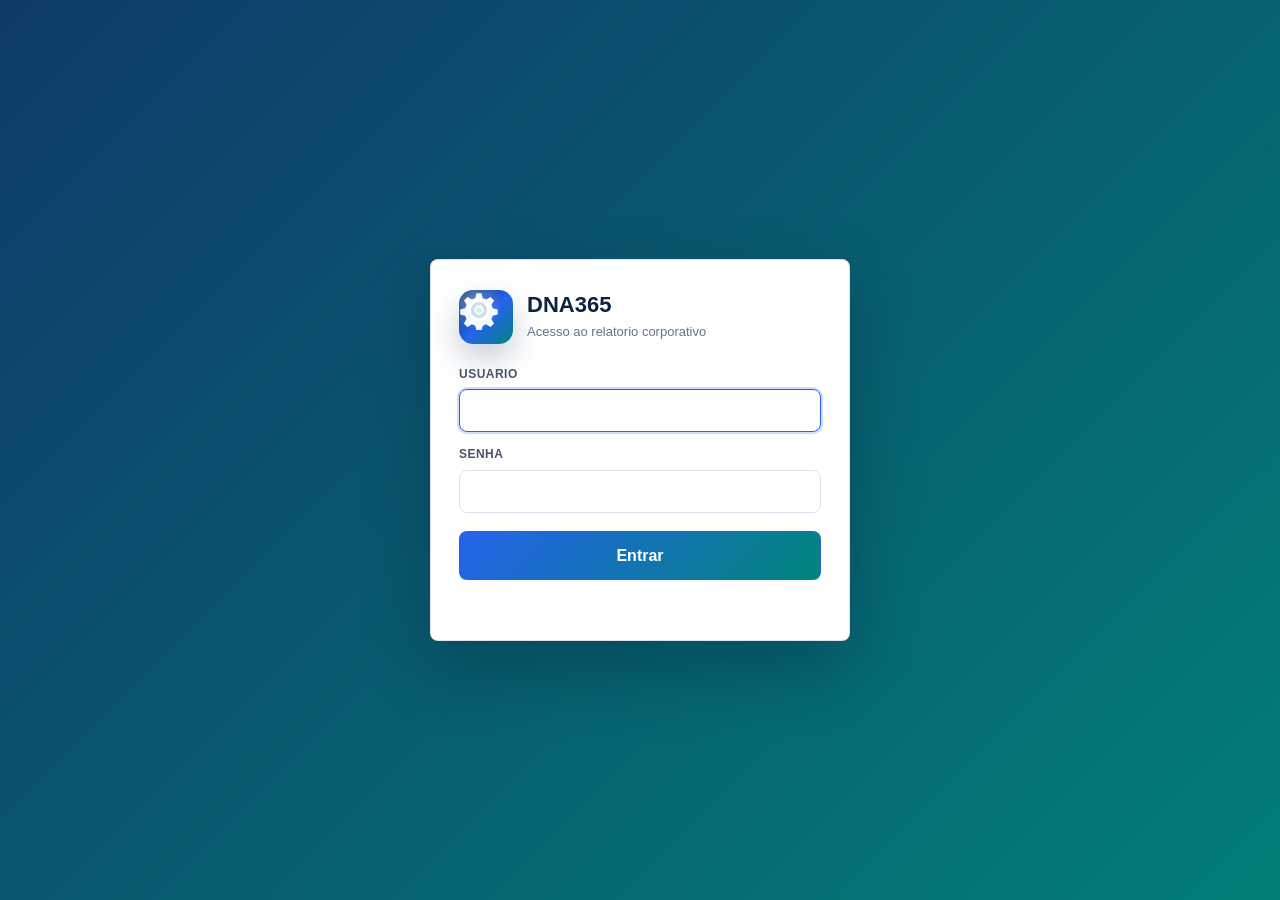
<file: 04_fluidos.html>
<!doctype html>
<html lang="pt-BR">
<head>
  <meta charset="utf-8">
  <meta name="viewport" content="width=device-width, initial-scale=1">
  <title>Análise dos fluidos | Análise de Óleo</title>
  <link rel="stylesheet" href="assets/report.css">
  
  <script defer src="assets/report_data.js"></script>
  <script defer src="assets/report.js"></script>
</head>
<body class="auth-locked">
  <section class="auth-screen" aria-label="Login">
    <div class="auth-card">
      <div class="auth-brand">
        <span class="auth-mark" aria-hidden="true">
          <svg viewBox="0 0 64 64">
            <path class="gear-teeth" d="M28 5h8l2 8a21.8 21.8 0 0 1 5.4 2.2l7.1-4.2 5.6 5.6-4.2 7.1A22 22 0 0 1 54 29l8 2v8l-8 2a22 22 0 0 1-2.2 5.3l4.2 7.1-5.6 5.6-7.1-4.2A21.8 21.8 0 0 1 38 57l-2 8h-8l-2-8a21.8 21.8 0 0 1-5.4-2.2l-7.1 4.2-5.6-5.6 4.2-7.1A22 22 0 0 1 10 41l-8-2v-8l8-2a22 22 0 0 1 2.2-5.3L8 16.6l5.6-5.6 7.1 4.2A21.8 21.8 0 0 1 26 13l2-8Z"/>
            <circle class="gear-ring" cx="32" cy="32" r="15"/>
            <circle class="gear-hub" cx="32" cy="32" r="6"/>
          </svg>
        </span>
        <div>
          <strong>DNA365</strong>
          <span>Acesso ao relatorio corporativo</span>
        </div>
      </div>
      <form class="auth-form" data-login-form>
        <label>Usuario<input data-login-user type="text" autocomplete="username" required></label>
        <label>Senha<input data-login-password type="password" autocomplete="current-password" required></label>
        <button type="submit">Entrar</button>
        <div class="auth-error" data-login-error aria-live="polite"></div>
      </form>
    </div>
  </section>
  <div class="shell">
    <aside class="sidebar">
      <div class="brand">
        <strong>Análise de Óleo</strong>
        <span>Relatório corporativo multi-página</span>
      </div>
      <nav><a href="index.html" class=""><span class="icon"><svg viewBox="0 0 24 24" aria-hidden="true"><path d="M4 13h6V4H4v9Zm0 7h6v-5H4v5Zm10 0h6v-9h-6v9Zm0-16v5h6V4h-6Z"/></svg></span>Módulos</a><a href="01_analise_oleo.html" class=""><span class="icon"><svg viewBox="0 0 24 24" aria-hidden="true"><path d="M9 3h6v2l-1 1v4l5 8a2 2 0 0 1-1.7 3H6.7A2 2 0 0 1 5 18l5-8V6L9 5V3Zm2.5 9-3.8 6.2h8.6L12.5 12h-1Z"/></svg></span>Análise de óleo</a><a href="03_carteira.html" class=""><span class="icon"><svg viewBox="0 0 24 24" aria-hidden="true"><path d="M3 7h18v13H3V7Zm4-4h10l2 4H5l2-4Z"/></svg></span>Carteira e sites</a><a href="04_fluidos.html" class="active"><span class="icon"><svg viewBox="0 0 24 24" aria-hidden="true"><path d="M12 2s6 6.5 6 11a6 6 0 0 1-12 0c0-4.5 6-11 6-11Zm-3 11a3 3 0 0 0 6 0h-2a1 1 0 0 1-2 0H9Z"/></svg></span>Análise dos fluidos</a><a href="05_ativos.html" class=""><span class="icon"><svg viewBox="0 0 24 24" aria-hidden="true"><path d="M12 3 3 8l9 5 9-5-9-5Zm-7 8v6l7 4 7-4v-6l-7 4-7-4Z"/></svg></span>Ativos críticos</a><a href="06_diagnosticos.html" class=""><span class="icon"><svg viewBox="0 0 24 24" aria-hidden="true"><path d="M9 3h6v2l-1 1v4l5 8a2 2 0 0 1-1.7 3H6.7A2 2 0 0 1 5 18l5-8V6L9 5V3Zm2.5 9-3.8 6.2h8.6L12.5 12h-1Z"/></svg></span>Diagnósticos laboratoriais</a><a href="07_tendencias.html" class=""><span class="icon"><svg viewBox="0 0 24 24" aria-hidden="true"><path d="M4 18h16v2H4V18Zm1-3 4-4 3 3 6-8 2 1.5-7.7 10.2-3.2-3.2-2.7 2.7L5 15Z"/></svg></span>Tendências</a><a href="08_ia.html" class=""><span class="icon"><svg viewBox="0 0 24 24" aria-hidden="true"><path d="M12 2a3 3 0 0 1 3 3v1h1a4 4 0 0 1 4 4v4a4 4 0 0 1-4 4h-1v1a3 3 0 0 1-6 0v-1H8a4 4 0 0 1-4-4v-4a4 4 0 0 1 4-4h1V5a3 3 0 0 1 3-3Zm-4 8v4h8v-4H8Zm1.5 1.5h2v1h-2v-1Zm3 0h2v1h-2v-1Z"/></svg></span>Análise de IA</a><a href="09_apendice.html" class=""><span class="icon"><svg viewBox="0 0 24 24" aria-hidden="true"><path d="M6 3h9l3 3v15H6V3Zm8 1.5V7h2.5L14 4.5ZM8 10h8v1.6H8V10Zm0 4h8v1.6H8V14Z"/></svg></span>Apêndice técnico</a></nav>
      <div class="meta">
        <p><b>Desenvolvido por:</b><br>DNA365</p>
        <p><b>Fonte de dados:</b><br>Sistema da SOTREQ</p>
        <p><b>Email comercial:</b><br><a href="mailto:ronirjesus@gmail.com">ronirjesus@gmail.com</a></p>
        <p><b>Gerado em:</b><br>23/05/2026</p>
      </div>
      <button type="button" class="logout-button" data-logout>Sair</button>
    </aside>
    <main>
      <header class="page-head">
        <h1>Análise dos fluidos</h1>
        <p class="lead">Perfil dos lubrificantes, viscosidades, criticidade por fluido e indicadores medianos.</p>
      </header>
      
      <section class="page-filters" data-page-filter>
        <div class="filter-title"><span class="icon"><svg viewBox="0 0 24 24" aria-hidden="true"><path d="M4 5h16l-6 7v5l-4 2v-7L4 5Z"/></svg></span>Filtros da página</div>
        <div class="filter-controls">
          <label class="field">Saúde<select data-page-health><option value="">Todas</option></select></label>
          <label class="field">Site<select data-page-site><option value="">Todos</option></select></label>
          <label class="field">Status<select data-page-status><option value="">Todos</option></select></label>
          <button type="button" data-clear-filters><span class="icon"><svg viewBox="0 0 24 24" aria-hidden="true"><path d="M4 5h16l-6 7v5l-4 2v-7L4 5Z"/></svg></span>Limpar filtros</button>
        </div>
      </section>
    
      
    <section class="grid grid-4">
      
    <section class="kpi ">
      <span><span class="icon"><svg viewBox="0 0 24 24" aria-hidden="true"><path d="M3 7h18v13H3V7Zm4-4h10l2 4H5l2-4Z"/></svg></span>Tipos de fluido</span>
      <strong>89</strong>
      <small>carteira OIL</small>
    </section>
    
      
    <section class="kpi ">
      <span><span class="icon"><svg viewBox="0 0 24 24" aria-hidden="true"><path d="M3 7h18v13H3V7Zm4-4h10l2 4H5l2-4Z"/></svg></span>Viscosidades</span>
      <strong>15</strong>
      <small>inclui registros sem viscosidade</small>
    </section>
    
      
    <section class="kpi ">
      <span><span class="icon"><svg viewBox="0 0 24 24" aria-hidden="true"><path d="M3 7h18v13H3V7Zm4-4h10l2 4H5l2-4Z"/></svg></span>Fluido mais usado</span>
      <strong>LUBRAX GEAR</strong>
      <small>259 amostras</small>
    </section>
    
      
    <section class="kpi ">
      <span><span class="icon"><svg viewBox="0 0 24 24" aria-hidden="true"><path d="M4 13h6V4H4v9Zm0 7h6v-5H4v5Zm10 0h6v-9h-6v9Zm0-16v5h6V4h-6Z"/></svg></span>Maior taxa crítica</span>
      <strong>QUINTOLUBRIC 702-46 RD CST</strong>
      <small>QUINTOLUBRIC 702-46 RD CST: 8 ações em 10 amostras (80,0%)</small>
    </section>
    
    </section>

    <h2>Perfil da carteira de fluidos</h2>
    <section class="grid grid-2">
      <div class="panel">
        <h3>Tipos de fluido por volume</h3>
        <div class="bar-list">
            <div class="bar-row has-tip" data-tooltip="LUBRAX GEAR: 259 amostras (28,7%)">
              <div class="bar-label">LUBRAX GEAR</div>
              <div class="bar-track"><span style="width:100.00%"></span></div>
              <div class="bar-value">259</div>
            </div>
            
            <div class="bar-row has-tip" data-tooltip="LUBRAX HYDRA XP: 105 amostras (11,6%)">
              <div class="bar-label">LUBRAX HYDRA XP</div>
              <div class="bar-track"><span style="width:40.54%"></span></div>
              <div class="bar-value">105</div>
            </div>
            
            <div class="bar-row has-tip" data-tooltip="MOLYGRAFIT HF: 76 amostras (8,4%)">
              <div class="bar-label">MOLYGRAFIT HF</div>
              <div class="bar-track"><span style="width:29.34%"></span></div>
              <div class="bar-value">76</div>
            </div>
            
            <div class="bar-row has-tip" data-tooltip="QUINTOLUBRIC B 702: 61 amostras (6,7%)">
              <div class="bar-label">QUINTOLUBRIC B 702</div>
              <div class="bar-track"><span style="width:23.55%"></span></div>
              <div class="bar-value">61</div>
            </div>
            
            <div class="bar-row has-tip" data-tooltip="QUINTOLUBRIC 888-46 SINTETICO: 40 amostras (4,4%)">
              <div class="bar-label">QUINTOLUBRIC 888-46 SINTETICO</div>
              <div class="bar-track"><span style="width:15.44%"></span></div>
              <div class="bar-value">40</div>
            </div>
            
            <div class="bar-row has-tip" data-tooltip="LUBRAX GEAR 220: 17 amostras (1,9%)">
              <div class="bar-label">LUBRAX GEAR 220</div>
              <div class="bar-track"><span style="width:6.56%"></span></div>
              <div class="bar-value">17</div>
            </div>
            
            <div class="bar-row has-tip" data-tooltip="MOLYGAFIT HF: 15 amostras (1,7%)">
              <div class="bar-label">MOLYGAFIT HF</div>
              <div class="bar-track"><span style="width:5.79%"></span></div>
              <div class="bar-value">15</div>
            </div>
            
            <div class="bar-row has-tip" data-tooltip="QUINTOLUBRIC 888 CST: 14 amostras (1,5%)">
              <div class="bar-label">QUINTOLUBRIC 888 CST</div>
              <div class="bar-track"><span style="width:5.41%"></span></div>
              <div class="bar-value">14</div>
            </div>
            
            <div class="bar-row has-tip" data-tooltip="LUBRAX GEAR 320: 14 amostras (1,5%)">
              <div class="bar-label">LUBRAX GEAR 320</div>
              <div class="bar-track"><span style="width:5.41%"></span></div>
              <div class="bar-value">14</div>
            </div>
            
            <div class="bar-row has-tip" data-tooltip="SHC 632 SINTETICO: 13 amostras (1,4%)">
              <div class="bar-label">SHC 632 SINTETICO</div>
              <div class="bar-track"><span style="width:5.02%"></span></div>
              <div class="bar-value">13</div>
            </div>
            
            <div class="bar-row has-tip" data-tooltip="QUINTOLUBRIC 888: 13 amostras (1,4%)">
              <div class="bar-label">QUINTOLUBRIC 888</div>
              <div class="bar-track"><span style="width:5.02%"></span></div>
              <div class="bar-value">13</div>
            </div>
            
            <div class="bar-row has-tip" data-tooltip="MOBILGEAR 600 XP: 12 amostras (1,3%)">
              <div class="bar-label">MOBILGEAR 600 XP</div>
              <div class="bar-track"><span style="width:4.63%"></span></div>
              <div class="bar-value">12</div>
            </div>
            </div>
      </div>
      <div class="panel">
        <h3>Tipos de fluido por taxa de ação</h3>
        <div class="bar-list">
            <div class="bar-row has-tip" data-tooltip="QUINTOLUBRIC 702-46 RD CST: 8 ações em 10 amostras (80,0%)">
              <div class="bar-label">QUINTOLUBRIC 702-46 RD CST</div>
              <div class="bar-track"><span style="width:21.62%"></span></div>
              <div class="bar-value">8</div>
            </div>
            
            <div class="bar-row has-tip" data-tooltip="QUINTOLUBRIC 888-46 CST: 5 ações em 8 amostras (62,5%)">
              <div class="bar-label">QUINTOLUBRIC 888-46 CST</div>
              <div class="bar-track"><span style="width:13.51%"></span></div>
              <div class="bar-value">5</div>
            </div>
            
            <div class="bar-row has-tip" data-tooltip="LUBRAX GEAR 680: 5 ações em 8 amostras (62,5%)">
              <div class="bar-label">LUBRAX GEAR 680</div>
              <div class="bar-track"><span style="width:13.51%"></span></div>
              <div class="bar-value">5</div>
            </div>
            
            <div class="bar-row has-tip" data-tooltip="MOLYGRAFIT HF 1500: 3 ações em 5 amostras (60,0%)">
              <div class="bar-label">MOLYGRAFIT HF 1500</div>
              <div class="bar-track"><span style="width:8.11%"></span></div>
              <div class="bar-value">3</div>
            </div>
            
            <div class="bar-row has-tip" data-tooltip="LUBRAX GEAR 220: 9 ações em 17 amostras (52,9%)">
              <div class="bar-label">LUBRAX GEAR 220</div>
              <div class="bar-track"><span style="width:24.32%"></span></div>
              <div class="bar-value">9</div>
            </div>
            
            <div class="bar-row has-tip" data-tooltip="MOLYGRAFIT HF: 37 ações em 76 amostras (48,7%)">
              <div class="bar-label">MOLYGRAFIT HF</div>
              <div class="bar-track"><span style="width:100.00%"></span></div>
              <div class="bar-value">37</div>
            </div>
            
            <div class="bar-row has-tip" data-tooltip="QUINTOLUBRIC 888-46: 3 ações em 7 amostras (42,9%)">
              <div class="bar-label">QUINTOLUBRIC 888-46</div>
              <div class="bar-track"><span style="width:8.11%"></span></div>
              <div class="bar-value">3</div>
            </div>
            
            <div class="bar-row has-tip" data-tooltip="QUINTOLUBRIC  888-46 - SINTETI: 2 ações em 5 amostras (40,0%)">
              <div class="bar-label">QUINTOLUBRIC  888-46 - SINTETI</div>
              <div class="bar-track"><span style="width:5.41%"></span></div>
              <div class="bar-value">2</div>
            </div>
            
            <div class="bar-row has-tip" data-tooltip="SHC 632 SINTÉTICO: 2 ações em 7 amostras (28,6%)">
              <div class="bar-label">SHC 632 SINTÉTICO</div>
              <div class="bar-track"><span style="width:5.41%"></span></div>
              <div class="bar-value">2</div>
            </div>
            
            <div class="bar-row has-tip" data-tooltip="QUINTOLUBRIC 888-46 - SINTETIC: 3 ações em 11 amostras (27,3%)">
              <div class="bar-label">QUINTOLUBRIC 888-46 - SINTETIC</div>
              <div class="bar-track"><span style="width:8.11%"></span></div>
              <div class="bar-value">3</div>
            </div>
            </div>
      </div>
    </section>

    <h2>Saúde por tipo de fluido</h2>
    <div class="table-wrap " data-table-wrap><table><thead><tr><th>Tipo de fluido</th><th>Ação requerida</th><th>Componente do Monitor</th><th>Nenhuma ação é requerida</th><th>Não Interpretado</th><th>Amostras</th><th>Taxa ação</th></tr></thead><tbody><tr><td>LUBRAX GEAR</td><td>49</td><td>162</td><td>8</td><td>40</td><td>259</td><td>18,9%</td></tr><tr><td>LUBRAX HYDRA XP</td><td>7</td><td>75</td><td>13</td><td>10</td><td>105</td><td>6,7%</td></tr><tr><td>MOLYGRAFIT HF</td><td>37</td><td>24</td><td>0</td><td>15</td><td>76</td><td>48,7%</td></tr><tr><td>QUINTOLUBRIC B 702</td><td>15</td><td>22</td><td>20</td><td>4</td><td>61</td><td>24,6%</td></tr><tr><td>QUINTOLUBRIC 888-46 SINTETICO</td><td>3</td><td>32</td><td>5</td><td>0</td><td>40</td><td>7,5%</td></tr><tr><td>LUBRAX GEAR 220</td><td>9</td><td>6</td><td>1</td><td>1</td><td>17</td><td>52,9%</td></tr><tr><td>MOLYGAFIT HF</td><td>4</td><td>9</td><td>0</td><td>2</td><td>15</td><td>26,7%</td></tr><tr><td>LUBRAX GEAR 320</td><td>0</td><td>12</td><td>1</td><td>1</td><td>14</td><td>0,0%</td></tr><tr><td>QUINTOLUBRIC 888 CST</td><td>0</td><td>1</td><td>1</td><td>12</td><td>14</td><td>0,0%</td></tr><tr><td>QUINTOLUBRIC 888</td><td>3</td><td>9</td><td>1</td><td>0</td><td>13</td><td>23,1%</td></tr><tr><td>SHC 632 SINTETICO</td><td>3</td><td>7</td><td>1</td><td>2</td><td>13</td><td>23,1%</td></tr><tr><td>SHC 632</td><td>2</td><td>6</td><td>1</td><td>3</td><td>12</td><td>16,7%</td></tr><tr><td>MOBILGEAR 600 XP</td><td>0</td><td>11</td><td>1</td><td>0</td><td>12</td><td>0,0%</td></tr><tr><td>QUINTOLUBRIC 888-46 - SINTETIC</td><td>3</td><td>5</td><td>3</td><td>0</td><td>11</td><td>27,3%</td></tr><tr><td>LUBRAX HYDRA XP VG</td><td>1</td><td>9</td><td>1</td><td>0</td><td>11</td><td>9,1%</td></tr><tr><td>SHC 634</td><td>1</td><td>6</td><td>0</td><td>4</td><td>11</td><td>9,1%</td></tr><tr><td>SHC SINTETICO 629</td><td>0</td><td>10</td><td>0</td><td>1</td><td>11</td><td>0,0%</td></tr><tr><td>QUINTOLUBRIC 702-46 RD CST</td><td>8</td><td>2</td><td>0</td><td>0</td><td>10</td><td>80,0%</td></tr><tr><td>GEAR 600XP</td><td>0</td><td>9</td><td>0</td><td>0</td><td>9</td><td>0,0%</td></tr><tr><td>ROTO Z ATLAS COPCO</td><td>0</td><td>9</td><td>0</td><td>0</td><td>9</td><td>0,0%</td></tr><tr><td>LUBRAX GEAR 680</td><td>5</td><td>2</td><td>0</td><td>1</td><td>8</td><td>62,5%</td></tr><tr><td>QUINTOLUBRIC 888-46 CST</td><td>5</td><td>1</td><td>0</td><td>2</td><td>8</td><td>62,5%</td></tr><tr><td>QUINTOLUBRIC B702</td><td>0</td><td>1</td><td>7</td><td>0</td><td>8</td><td>0,0%</td></tr><tr><td>QUINTOLUBRIC 888-46</td><td>3</td><td>2</td><td>2</td><td>0</td><td>7</td><td>42,9%</td></tr><tr><td>SHC 632 SINTÉTICO</td><td>2</td><td>5</td><td>0</td><td>0</td><td>7</td><td>28,6%</td></tr></tbody></table></div>

    <h2>Saúde por viscosidade</h2>
    <div class="table-wrap " data-table-wrap><table><thead><tr><th>Viscosidade</th><th>Ação requerida</th><th>Componente do Monitor</th><th>Nenhuma ação é requerida</th><th>Não Interpretado</th><th>Amostras</th><th>Taxa ação</th></tr></thead><tbody><tr><td>46-ISO</td><td>48</td><td>139</td><td>68</td><td>20</td><td>275</td><td>17,5%</td></tr><tr><td>220-ISO</td><td>34</td><td>107</td><td>1</td><td>5</td><td>147</td><td>23,1%</td></tr><tr><td>1000-ISO</td><td>42</td><td>36</td><td>2</td><td>20</td><td>100</td><td>42,0%</td></tr><tr><td>320-ISO</td><td>15</td><td>69</td><td>5</td><td>11</td><td>100</td><td>15,0%</td></tr><tr><td>680-ISO</td><td>23</td><td>28</td><td>1</td><td>30</td><td>82</td><td>28,0%</td></tr><tr><td>460-ISO</td><td>4</td><td>54</td><td>6</td><td>9</td><td>73</td><td>5,5%</td></tr><tr><td>68-ISO</td><td>3</td><td>46</td><td>3</td><td>1</td><td>53</td><td>5,7%</td></tr><tr><td>32-ISO</td><td>2</td><td>17</td><td>1</td><td>8</td><td>28</td><td>7,1%</td></tr><tr><td>(sem viscosidade)</td><td>6</td><td>6</td><td>4</td><td>0</td><td>16</td><td>37,5%</td></tr><tr><td>150-ISO</td><td>0</td><td>9</td><td>0</td><td>1</td><td>10</td><td>0,0%</td></tr><tr><td>40</td><td>6</td><td>0</td><td>0</td><td>1</td><td>7</td><td>85,7%</td></tr><tr><td>1500-ISO</td><td>4</td><td>2</td><td>0</td><td>1</td><td>7</td><td>57,1%</td></tr><tr><td>68</td><td>0</td><td>3</td><td>0</td><td>1</td><td>4</td><td>0,0%</td></tr><tr><td>15W-40</td><td>0</td><td>0</td><td>0</td><td>1</td><td>1</td><td>0,0%</td></tr><tr><td>320</td><td>0</td><td>1</td><td>0</td><td>0</td><td>1</td><td>0,0%</td></tr></tbody></table></div>

    <h2>Indicadores medianos por fluido</h2>
    <section class="note">A mediana reduz a influência de leituras extremas e ajuda a comparar famílias de fluidos. Use esta visão para priorizar revisão de especificação, contaminação e práticas de reposição.</section>
    <div class="table-wrap " data-table-wrap><table><thead><tr><th>Tipo de fluido</th><th>Amostras</th><th>Ações</th><th>Sites</th><th>Ativos</th><th>V40 mediana</th><th>V100 mediana</th><th>TAN mediana</th><th>TBN mediana</th><th>H2O mediana</th><th>PQI mediana</th><th>Si mediana</th><th>Fe mediana</th><th>Cu mediana</th><th>14µ mediana</th><th>21µ mediana</th></tr></thead><tbody><tr><td>LUBRAX GEAR</td><td>259</td><td>49</td><td>6</td><td>93</td><td>294</td><td>23,9</td><td>0,5</td><td>-</td><td>0,0</td><td>309</td><td>4,0</td><td>28,0</td><td>2,0</td><td>31,5</td><td>8,5</td></tr><tr><td>LUBRAX HYDRA XP</td><td>105</td><td>7</td><td>7</td><td>25</td><td>46,9</td><td>8,2</td><td>0,5</td><td>-</td><td>0,0</td><td>-</td><td>0,0</td><td>2,0</td><td>3,0</td><td>2,0</td><td>1,0</td></tr><tr><td>MOLYGRAFIT HF</td><td>76</td><td>37</td><td>3</td><td>18</td><td>1.004</td><td>67,7</td><td>2,1</td><td>-</td><td>0,0</td><td>358</td><td>3,0</td><td>5,0</td><td>186</td><td>15,0</td><td>4,0</td></tr><tr><td>QUINTOLUBRIC B 702</td><td>61</td><td>15</td><td>2</td><td>6</td><td>47,1</td><td>9,8</td><td>0,8</td><td>-</td><td>32,1</td><td>45,0</td><td>0,0</td><td>0,0</td><td>2,0</td><td>229</td><td>88,0</td></tr><tr><td>QUINTOLUBRIC 888-46 SINTETICO</td><td>40</td><td>3</td><td>2</td><td>9</td><td>49,0</td><td>9,2</td><td>1,1</td><td>-</td><td>0,1</td><td>-</td><td>2,0</td><td>19,0</td><td>2,0</td><td>14,0</td><td>2,0</td></tr><tr><td>LUBRAX GEAR 220</td><td>17</td><td>9</td><td>2</td><td>4</td><td>222</td><td>18,9</td><td>0,9</td><td>-</td><td>0,0</td><td>-</td><td>7,0</td><td>343</td><td>0,0</td><td>1,0</td><td>1,0</td></tr><tr><td>MOLYGAFIT HF</td><td>15</td><td>4</td><td>2</td><td>4</td><td>956</td><td>-</td><td>2,5</td><td>-</td><td>0,0</td><td>-</td><td>3,0</td><td>5,0</td><td>155</td><td>115</td><td>3,5</td></tr><tr><td>LUBRAX GEAR 320</td><td>14</td><td>0</td><td>1</td><td>4</td><td>313</td><td>23,8</td><td>0,9</td><td>-</td><td>0,0</td><td>-</td><td>3,5</td><td>31,5</td><td>0,0</td><td>49,0</td><td>8,5</td></tr><tr><td>QUINTOLUBRIC 888 CST</td><td>14</td><td>0</td><td>1</td><td>1</td><td>48,5</td><td>9,3</td><td>1,5</td><td>5,3</td><td>0,1</td><td>-</td><td>1,0</td><td>0,0</td><td>0,0</td><td>15,0</td><td>3,5</td></tr><tr><td>QUINTOLUBRIC 888</td><td>13</td><td>3</td><td>5</td><td>6</td><td>50,7</td><td>-</td><td>2,6</td><td>-</td><td>0,0</td><td>-</td><td>3,5</td><td>6,0</td><td>0,5</td><td>42,0</td><td>8,0</td></tr><tr><td>SHC 632 SINTETICO</td><td>13</td><td>3</td><td>2</td><td>4</td><td>310</td><td>38,4</td><td>0,2</td><td>-</td><td>0,0</td><td>-</td><td>15,0</td><td>35,0</td><td>2,0</td><td>82,0</td><td>22,0</td></tr><tr><td>SHC 632</td><td>12</td><td>2</td><td>3</td><td>9</td><td>304</td><td>39,1</td><td>0,2</td><td>-</td><td>0,1</td><td>-</td><td>17,0</td><td>24,5</td><td>0,0</td><td>129</td><td>12,0</td></tr><tr><td>MOBILGEAR 600 XP</td><td>12</td><td>0</td><td>1</td><td>3</td><td>447</td><td>40,5</td><td>0,4</td><td>-</td><td>0,0</td><td>-</td><td>12,0</td><td>7,5</td><td>2,0</td><td>74,0</td><td>13,5</td></tr><tr><td>QUINTOLUBRIC 888-46 - SINTETIC</td><td>11</td><td>3</td><td>1</td><td>2</td><td>47,6</td><td>-</td><td>0,4</td><td>-</td><td>0,1</td><td>-</td><td>2,0</td><td>8,5</td><td>1,0</td><td>9,0</td><td>2,0</td></tr><tr><td>LUBRAX HYDRA XP VG</td><td>11</td><td>1</td><td>2</td><td>3</td><td>44,9</td><td>6,6</td><td>0,8</td><td>-</td><td>0,0</td><td>-</td><td>0,0</td><td>2,0</td><td>46,0</td><td>8,0</td><td>2,0</td></tr><tr><td>SHC 634</td><td>11</td><td>1</td><td>2</td><td>5</td><td>453</td><td>53,4</td><td>0,6</td><td>-</td><td>0,0</td><td>-</td><td>14,0</td><td>17,0</td><td>0,0</td><td>20,0</td><td>4,0</td></tr><tr><td>SHC SINTETICO 629</td><td>11</td><td>0</td><td>2</td><td>3</td><td>134</td><td>19,6</td><td>0,2</td><td>-</td><td>0,0</td><td>-</td><td>6,0</td><td>7,0</td><td>1,0</td><td>158</td><td>13,0</td></tr><tr><td>QUINTOLUBRIC 702-46 RD CST</td><td>10</td><td>8</td><td>1</td><td>6</td><td>47,7</td><td>-</td><td>0,6</td><td>-</td><td>1,0</td><td>-</td><td>1,5</td><td>2,5</td><td>0,5</td><td>1.213</td><td>8,0</td></tr><tr><td>GEAR 600XP</td><td>9</td><td>0</td><td>1</td><td>3</td><td>444</td><td>53,2</td><td>0,6</td><td>-</td><td>0,0</td><td>-</td><td>13,0</td><td>34,0</td><td>2,0</td><td>295</td><td>89,0</td></tr><tr><td>ROTO Z ATLAS COPCO</td><td>9</td><td>0</td><td>1</td><td>7</td><td>66,4</td><td>9,2</td><td>0,6</td><td>-</td><td>0,0</td><td>-</td><td>2,0</td><td>2,0</td><td>3,0</td><td>1,0</td><td>1,0</td></tr></tbody></table></div>

    <h2>Diretrizes de gestão de fluidos</h2>
    <section class="panel">
      <ul class="recommendations">
        <li>Concentrar o plano de melhoria nos fluidos com maior volume e maior taxa de ação requerida, pois eles combinam impacto operacional e recorrência.</li>
        <li>Comparar viscosidades com maior criticidade contra aplicação real do componente para identificar mistura, fluido incorreto ou degradação térmica.</li>
        <li>Usar indicadores como H2O, Si, PQI, Fe e Cu para separar falhas de contaminação, desgaste e seleção/aplicação do lubrificante.</li>
        <li>Padronizar nomenclatura dos fluidos no Sistema da SOTREQ para reduzir duplicidades como variações de grafia e facilitar análise corporativa.</li>
      </ul>
    </section>
    
      <p class="foot">Relatório gerado automaticamente a partir do workbook original. Indicadores laboratoriais sem limites OEM foram avaliados por classificação do laboratório, recorrência e posição relativa na amostra. <span class="dna365">Desenvolvido pelo time da DNA365.</span></p>
    </main>
  </div>
</body>
</html>
</file>
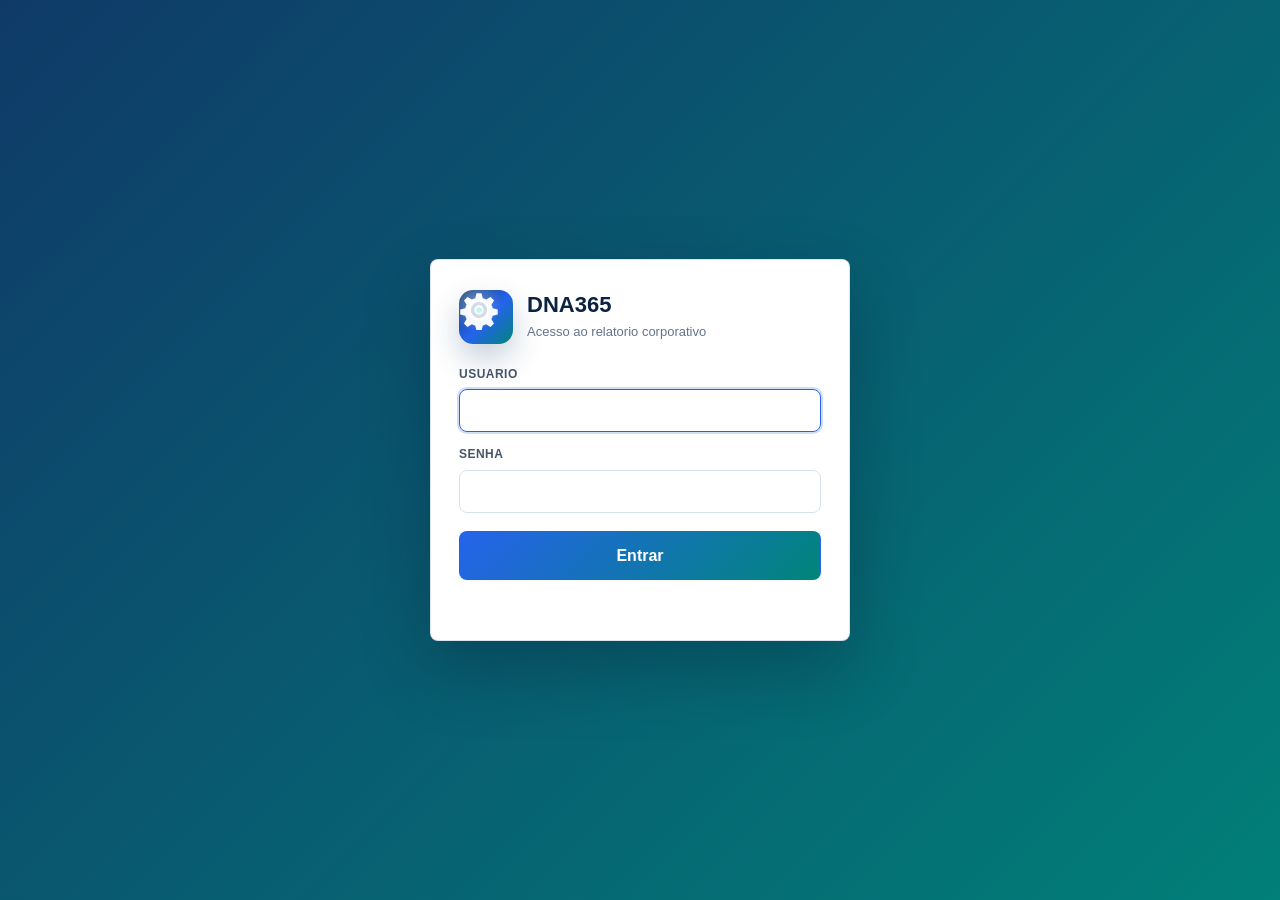
<file: 05_ativos.html>
<!doctype html>
<html lang="pt-BR">
<head>
  <meta charset="utf-8">
  <meta name="viewport" content="width=device-width, initial-scale=1">
  <title>Ativos críticos | Análise de Óleo</title>
  <link rel="stylesheet" href="assets/report.css">
  
  <script defer src="assets/report_data.js"></script>
  <script defer src="assets/report.js"></script>
</head>
<body class="auth-locked">
  <section class="auth-screen" aria-label="Login">
    <div class="auth-card">
      <div class="auth-brand">
        <span class="auth-mark" aria-hidden="true">
          <svg viewBox="0 0 64 64">
            <path class="gear-teeth" d="M28 5h8l2 8a21.8 21.8 0 0 1 5.4 2.2l7.1-4.2 5.6 5.6-4.2 7.1A22 22 0 0 1 54 29l8 2v8l-8 2a22 22 0 0 1-2.2 5.3l4.2 7.1-5.6 5.6-7.1-4.2A21.8 21.8 0 0 1 38 57l-2 8h-8l-2-8a21.8 21.8 0 0 1-5.4-2.2l-7.1 4.2-5.6-5.6 4.2-7.1A22 22 0 0 1 10 41l-8-2v-8l8-2a22 22 0 0 1 2.2-5.3L8 16.6l5.6-5.6 7.1 4.2A21.8 21.8 0 0 1 26 13l2-8Z"/>
            <circle class="gear-ring" cx="32" cy="32" r="15"/>
            <circle class="gear-hub" cx="32" cy="32" r="6"/>
          </svg>
        </span>
        <div>
          <strong>DNA365</strong>
          <span>Acesso ao relatorio corporativo</span>
        </div>
      </div>
      <form class="auth-form" data-login-form>
        <label>Usuario<input data-login-user type="text" autocomplete="username" required></label>
        <label>Senha<input data-login-password type="password" autocomplete="current-password" required></label>
        <button type="submit">Entrar</button>
        <div class="auth-error" data-login-error aria-live="polite"></div>
      </form>
    </div>
  </section>
  <div class="shell">
    <aside class="sidebar">
      <div class="brand">
        <strong>Análise de Óleo</strong>
        <span>Relatório corporativo multi-página</span>
      </div>
      <nav><a href="index.html" class=""><span class="icon"><svg viewBox="0 0 24 24" aria-hidden="true"><path d="M4 13h6V4H4v9Zm0 7h6v-5H4v5Zm10 0h6v-9h-6v9Zm0-16v5h6V4h-6Z"/></svg></span>Módulos</a><a href="01_analise_oleo.html" class=""><span class="icon"><svg viewBox="0 0 24 24" aria-hidden="true"><path d="M9 3h6v2l-1 1v4l5 8a2 2 0 0 1-1.7 3H6.7A2 2 0 0 1 5 18l5-8V6L9 5V3Zm2.5 9-3.8 6.2h8.6L12.5 12h-1Z"/></svg></span>Análise de óleo</a><a href="03_carteira.html" class=""><span class="icon"><svg viewBox="0 0 24 24" aria-hidden="true"><path d="M3 7h18v13H3V7Zm4-4h10l2 4H5l2-4Z"/></svg></span>Carteira e sites</a><a href="04_fluidos.html" class=""><span class="icon"><svg viewBox="0 0 24 24" aria-hidden="true"><path d="M12 2s6 6.5 6 11a6 6 0 0 1-12 0c0-4.5 6-11 6-11Zm-3 11a3 3 0 0 0 6 0h-2a1 1 0 0 1-2 0H9Z"/></svg></span>Análise dos fluidos</a><a href="05_ativos.html" class="active"><span class="icon"><svg viewBox="0 0 24 24" aria-hidden="true"><path d="M12 3 3 8l9 5 9-5-9-5Zm-7 8v6l7 4 7-4v-6l-7 4-7-4Z"/></svg></span>Ativos críticos</a><a href="06_diagnosticos.html" class=""><span class="icon"><svg viewBox="0 0 24 24" aria-hidden="true"><path d="M9 3h6v2l-1 1v4l5 8a2 2 0 0 1-1.7 3H6.7A2 2 0 0 1 5 18l5-8V6L9 5V3Zm2.5 9-3.8 6.2h8.6L12.5 12h-1Z"/></svg></span>Diagnósticos laboratoriais</a><a href="07_tendencias.html" class=""><span class="icon"><svg viewBox="0 0 24 24" aria-hidden="true"><path d="M4 18h16v2H4V18Zm1-3 4-4 3 3 6-8 2 1.5-7.7 10.2-3.2-3.2-2.7 2.7L5 15Z"/></svg></span>Tendências</a><a href="08_ia.html" class=""><span class="icon"><svg viewBox="0 0 24 24" aria-hidden="true"><path d="M12 2a3 3 0 0 1 3 3v1h1a4 4 0 0 1 4 4v4a4 4 0 0 1-4 4h-1v1a3 3 0 0 1-6 0v-1H8a4 4 0 0 1-4-4v-4a4 4 0 0 1 4-4h1V5a3 3 0 0 1 3-3Zm-4 8v4h8v-4H8Zm1.5 1.5h2v1h-2v-1Zm3 0h2v1h-2v-1Z"/></svg></span>Análise de IA</a><a href="09_apendice.html" class=""><span class="icon"><svg viewBox="0 0 24 24" aria-hidden="true"><path d="M6 3h9l3 3v15H6V3Zm8 1.5V7h2.5L14 4.5ZM8 10h8v1.6H8V10Zm0 4h8v1.6H8V14Z"/></svg></span>Apêndice técnico</a></nav>
      <div class="meta">
        <p><b>Desenvolvido por:</b><br>DNA365</p>
        <p><b>Fonte de dados:</b><br>Sistema da SOTREQ</p>
        <p><b>Email comercial:</b><br><a href="mailto:ronirjesus@gmail.com">ronirjesus@gmail.com</a></p>
        <p><b>Gerado em:</b><br>23/05/2026</p>
      </div>
      <button type="button" class="logout-button" data-logout>Sair</button>
    </aside>
    <main>
      <header class="page-head">
        <h1>Ativos críticos</h1>
        <p class="lead">Ranking de recorrência e lista de pares ativo-componente cujo último resultado exige ação.</p>
      </header>
      
      <section class="page-filters" data-page-filter>
        <div class="filter-title"><span class="icon"><svg viewBox="0 0 24 24" aria-hidden="true"><path d="M4 5h16l-6 7v5l-4 2v-7L4 5Z"/></svg></span>Filtros da página</div>
        <div class="filter-controls">
          <label class="field">Saúde<select data-page-health><option value="">Todas</option></select></label>
          <label class="field">Site<select data-page-site><option value="">Todos</option></select></label>
          <label class="field">Status<select data-page-status><option value="">Todos</option></select></label>
          <button type="button" data-clear-filters><span class="icon"><svg viewBox="0 0 24 24" aria-hidden="true"><path d="M4 5h16l-6 7v5l-4 2v-7L4 5Z"/></svg></span>Limpar filtros</button>
        </div>
      </section>
    
      
    <section class="grid grid-3">
      
    <section class="kpi ">
      <span><span class="icon"><svg viewBox="0 0 24 24" aria-hidden="true"><path d="M12 3 3 8l9 5 9-5-9-5Zm-7 8v6l7 4 7-4v-6l-7 4-7-4Z"/></svg></span>Pares avaliados</span>
      <strong>298</strong>
      <small>ativo + componente</small>
    </section>
    
      
    <section class="kpi danger">
      <span><span class="icon"><svg viewBox="0 0 24 24" aria-hidden="true"><path d="M12 3 2 20h20L12 3Zm1 13h-2v2h2v-2Zm0-7h-2v5h2V9Z"/></svg></span>Último resultado em ação</span>
      <strong>54</strong>
      <small>18,1%</small>
    </section>
    
      
    <section class="kpi warn">
      <span><span class="icon"><svg viewBox="0 0 24 24" aria-hidden="true"><path d="M4 13h6V4H4v9Zm0 7h6v-5H4v5Zm10 0h6v-9h-6v9Zm0-16v5h6V4h-6Z"/></svg></span>Último resultado monitorado</span>
      <strong>156</strong>
      <small>52,3%</small>
    </section>
    
    </section>

    <h2>Ativos com maior recorrência de ação requerida</h2>
    <div class="table-wrap " data-table-wrap><table><thead><tr><th>Ativo</th><th>Componente</th><th>Site</th><th>Fluido</th><th>Amostras</th><th>Ações</th><th>Monitor</th><th>% ação</th><th>Última amostra</th></tr></thead><tbody><tr><td>512-BH-003</td><td>RESERV. UNID. HID. - PERFURATRIZES FORNO 2</td><td>4_REDUCAO / ANGLO AMERICAN BARRO ALTO INDUSTRIAL</td><td>QUINTOLUBRIC B 702</td><td>13</td><td>7</td><td>4</td><td>53,8%</td><td>11/12/2025</td></tr><tr><td>412-FC-001-B1-M4</td><td>MANCAL 4 BASE 1</td><td>4_AABA / ANGLO AMERICAN</td><td>MOLYGRAFIT HF</td><td>6</td><td>6</td><td>0</td><td>100,0%</td><td>11/09/2025</td></tr><tr><td>351-TC-001</td><td>REDUTOR DE ACIONAMENTO</td><td>4_PREPARAÇÃO DE CARGA / ANGLO AMERICAN BARRO ALTO INDUSTRIAL</td><td>LUBRAX GEAR 220</td><td>7</td><td>6</td><td>0</td><td>85,7%</td><td>19/01/2026</td></tr><tr><td>512-UH-037</td><td>UNID. HID. VÁLVULA DESCARGA CALCINADO QUENTE</td><td>4_BARRO ALTO GOIAS / ANGLO AMERICAN</td><td>QUINTOLUBRIC 888</td><td>9</td><td>6</td><td>3</td><td>66,7%</td><td>11/12/2025</td></tr><tr><td>412-FC-001-B1-M2</td><td>MANCAL 2 BASE 1</td><td>4_AABA / ANGLO AMERICAN</td><td>MOLYGRAFIT HF</td><td>5</td><td>5</td><td>0</td><td>100,0%</td><td>11/09/2025</td></tr><tr><td>412-FC-001-B1-M1</td><td>MANCAL 1, BASE 1</td><td>4_AABA / ANGLO AMERICAN</td><td>MOLYGRAFIT HF</td><td>7</td><td>5</td><td>0</td><td>71,4%</td><td>29/01/2026</td></tr><tr><td>411-FC-001-B2-M4</td><td>MANCAL 4, BASE 2</td><td>4_AABA / ANGLO AMERICAN</td><td>MOLYGRAFIT HF</td><td>4</td><td>4</td><td>0</td><td>100,0%</td><td>30/12/2025</td></tr><tr><td>511-UH-001</td><td>HIDRÁULICO</td><td>4_BARRO ALTO GOIAS / ANGLO AMERICAN</td><td>QUINTOLUBRIC 702-46 RD CST</td><td>4</td><td>4</td><td>0</td><td>100,0%</td><td>07/03/2024</td></tr><tr><td>321-AS-003B</td><td>RED .ALIMENTADOR DE SAPATAS II - RD0009</td><td>4_AABA / ANGLO AMERICAN</td><td>SHC 632 SINTETICO</td><td>5</td><td>4</td><td>1</td><td>80,0%</td><td>04/12/2025</td></tr><tr><td>522-UH-001</td><td>UNIDADE HIDRÁULICA DESCARGA DO CALCINADO</td><td>4_REDUCAO / ANGLO AMERICAN BARRO ALTO INDUSTRIAL</td><td>QUINTOLUBRIC 888-46</td><td>9</td><td>4</td><td>2</td><td>44,4%</td><td>11/12/2025</td></tr><tr><td>321-MS-002BMC12A</td><td>MANCAL BRITADOR SECUNDÁRIO</td><td>4_PREPARAÇÃO DE CARGA / ANGLO AMERICAN BARRO ALTO INDUSTRIAL</td><td>LUBRAX GEAR</td><td>3</td><td>3</td><td>0</td><td>100,0%</td><td>18/09/2025</td></tr><tr><td>321-MS-002BMC12B</td><td>MANCAL BRITADOR SECUNDÁRIO</td><td>4_PREPARAÇÃO DE CARGA / ANGLO AMERICAN BARRO ALTO INDUSTRIAL</td><td>LUBRAX GEAR</td><td>3</td><td>3</td><td>0</td><td>100,0%</td><td>18/09/2025</td></tr><tr><td>431-TC-002</td><td>REDUTOR TC - RD0097</td><td>4_CALCINAÇÃO / ANGLO AMERICAN BARRO ALTO INDUSTRIAL</td><td>LUBRAX GEAR 220</td><td>3</td><td>3</td><td>0</td><td>100,0%</td><td>13/11/2025</td></tr><tr><td>511-UH-037</td><td>HIDRÁULICO</td><td>4_BARRO ALTO GOIAS / ANGLO AMERICAN</td><td>QUINTOLUBRIC 888-46 CST</td><td>3</td><td>3</td><td>0</td><td>100,0%</td><td>07/03/2024</td></tr><tr><td>412-FC-001-B2-M1</td><td>MANCAL 1 BASE 2</td><td>4_AABA / ANGLO AMERICAN</td><td>MOLYGRAFIT HF</td><td>4</td><td>3</td><td>1</td><td>75,0%</td><td>11/09/2025</td></tr><tr><td>412-FC-001-B2-M4</td><td>MANCAL 4, BASE 2</td><td>4_AABA / ANGLO AMERICAN</td><td>MOLYGRAFIT HF</td><td>4</td><td>3</td><td>0</td><td>75,0%</td><td>29/01/2026</td></tr><tr><td>511-BH-003</td><td>HIDRÁULICO</td><td>4_BARRO ALTO GOIAS / ANGLO AMERICAN</td><td>HFC VG 38</td><td>4</td><td>3</td><td>1</td><td>75,0%</td><td>17/04/2024</td></tr><tr><td>411-FC-001-B1-M1</td><td>MANCAL 1 BASE 1</td><td>4_AABA / ANGLO AMERICAN</td><td>MOLYGRAFIT HF</td><td>5</td><td>3</td><td>1</td><td>60,0%</td><td>30/12/2025</td></tr><tr><td>411-FC-001-B1-M2</td><td>MANCAL 2 BASE 1</td><td>4_AABA / ANGLO AMERICAN</td><td>MOLYGRAFIT HF</td><td>5</td><td>3</td><td>2</td><td>60,0%</td><td>30/12/2025</td></tr><tr><td>342-RE-001RD0261</td><td>RED CARRO DE TRANSLACAO - RD0261</td><td>4_PREPARAÇÃO DE CARGA / ANGLO AMERICAN BARRO ALTO INDUSTRIAL</td><td>LUBRAX GEAR</td><td>6</td><td>3</td><td>2</td><td>50,0%</td><td>19/01/2026</td></tr><tr><td>641-UH-001B</td><td>UNID. HID. VÁLVULA GAVETA TANQUE DE GRANULAÇÃO</td><td>4_REFINO / ANGLO AMERICAN BARRO ALTO INDUSTRIAL</td><td>QUINTOLUBRIC  888-46 - SINTETI</td><td>6</td><td>3</td><td>3</td><td>50,0%</td><td>23/06/2025</td></tr><tr><td>641-UH-001A</td><td>UNID. HID. VÁLVULA GAVETA MANUT. PANELAS</td><td>4_REFINO / ANGLO AMERICAN BARRO ALTO INDUSTRIAL</td><td>QUINTOLUBRIC 888-46 - SINTETIC</td><td>7</td><td>3</td><td>3</td><td>42,9%</td><td>23/06/2025</td></tr></tbody></table></div>

    <h2>Último resultado disponível em ação requerida</h2>
    <section class="note">Esta tabela usa o último resultado de cada par ativo-componente. Ela é adequada para follow-up de carteira, mas deve ser conciliada com ordens de serviço já executadas após a data da amostra.</section>
    <div class="table-wrap" data-table-wrap><table><thead><tr><th>Data do laboratório</th><th>Saúde</th><th>ID do recurso</th><th>Componente</th><th>Site de Trabalho</th><th>Fluid Type</th><th>Fluid Weight</th><th>Cu</th><th>Fe</th><th>Pb</th><th>Sn</th><th>Si</th><th>ISO</th><th>H2O</th><th>Texto interpretativo</th></tr></thead><tbody><tr><td>29/01/2026</td><td><span class="badge" style="--badge:#b42318">Ação requerida</span></td><td>412-FC-001-B2-M1</td><td>MANCAL 1, BASE 2</td><td>4_AABA / ANGLO AMERICAN</td><td>MOLYGRAFIT HF</td><td>1000-ISO</td><td class='num'>635</td><td class='num'>10,0</td><td class='num'>7,0</td><td class='num'>5,0</td><td class='num'>3,0</td><td>21/20/16</td><td class='num'>0,0</td><td>O elevado teor de Cobre pode indicar desgastes. O resultado da contagem de partículas é considerado alto para o compartimento. Níveis elevados de contaminação por partículas podem...</td></tr><tr><td>29/01/2026</td><td><span class="badge" style="--badge:#b42318">Ação requerida</span></td><td>412-FC-001-B2-M4</td><td>MANCAL 4, BASE 2</td><td>4_AABA / ANGLO AMERICAN</td><td>MOLYGRAFIT HF</td><td>1000-ISO</td><td class='num'>1.120</td><td class='num'>86,0</td><td class='num'>13,0</td><td class='num'>42,0</td><td class='num'>26,0</td><td>HBL</td><td class='num'>0,0</td><td>O elevado teor de cobre aponta desgaste.O resultado da contagem de partículas é superior a 24/-/- que impossibilitou classificação do código ISO. Níveis elevados de contaminação p...</td></tr><tr><td>29/01/2026</td><td><span class="badge" style="--badge:#b42318">Ação requerida</span></td><td>412-FC-001-B3-M4</td><td>MANCAL 4, BASE 3</td><td>4_AABA / ANGLO AMERICAN</td><td>LUBRAX GEAR 680</td><td>680-ISO</td><td class='num'>623</td><td class='num'>24,0</td><td class='num'>20,0</td><td class='num'>51,0</td><td class='num'>2,0</td><td>HBL</td><td class='num'>0,0</td><td>O elevado teor de cobre aponta desgaste. O resultado da contagem de partículas é superior a 24/-/- que impossibilitou classificação do código ISO. Níveis elevados de contaminação...</td></tr><tr><td>29/01/2026</td><td><span class="badge" style="--badge:#b42318">Ação requerida</span></td><td>412-FC-001-B5-M1</td><td>MANCAL 1 BASE 5</td><td>4_AABA / ANGLO AMERICAN</td><td>LUBRAX GEAR</td><td>680-ISO</td><td class='num'>204</td><td class='num'>10,0</td><td class='num'>6,0</td><td class='num'>17,0</td><td class='num'>2,0</td><td>21/20/16</td><td class='num'>0,1</td><td>O elevado teor de cobre aponta desgaste. O resultado da contagem de partículas é considerado alto para o compartimento. Níveis elevados de contaminação por partículas podem afetar...</td></tr><tr><td>29/01/2026</td><td><span class="badge" style="--badge:#b42318">Ação requerida</span></td><td>412-SA-001BCR</td><td>CONTRA RECUO 1A - LADO DIREITO</td><td>4_CALCINAÇÃO / ANGLO AMERICAN BARRO ALTO INDUSTRIAL</td><td>LUBRAX HYDRA XP</td><td>32-ISO</td><td></td><td></td><td></td><td></td><td></td><td>H2O</td><td class='num'>1,0</td><td>Amostra apresentou alta contaminação por água causando aparência turva, impossibilitando o restante das análises. A água favorece a depleção de aditivos, pode causar deficiência d...</td></tr><tr><td>30/12/2025</td><td><span class="badge" style="--badge:#b42318">Ação requerida</span></td><td>411-FC-001</td><td>RESERVATORIO COROA PIAO</td><td>4_AABA / ANGLO AMERICAN</td><td>MOLYGRAFIT HF 1500</td><td></td><td class='num'>34,0</td><td class='num'>118</td><td class='num'>3,0</td><td class='num'>2,0</td><td class='num'>11,0</td><td>21/20/18</td><td class='num'>0,0</td><td>Amostra apresentou alteração na viscosidade do óleo. A análise ferrográfia analítica revelou concentração de altas partículas de desgaste por fricção/esfoliação, indicando deficiê...</td></tr><tr><td>30/12/2025</td><td><span class="badge" style="--badge:#b42318">Ação requerida</span></td><td>411-FC-001-B2-M4</td><td>MANCAL 4, BASE 2</td><td>4_AABA / ANGLO AMERICAN</td><td>MOLYGRAFIT HF</td><td>1000-ISO</td><td class='num'>60,0</td><td class='num'>9,0</td><td class='num'>2,0</td><td class='num'>2,0</td><td class='num'>5,0</td><td>20/16/11</td><td class='num'>0,0</td><td>Amostra apresentou alteração na viscosidade do óleo. A análise ferrográfia analítica revelou concentração de partículas de desgaste por fricção/esfoliação, indicando deficiência d...</td></tr><tr><td>30/12/2025</td><td><span class="badge" style="--badge:#b42318">Ação requerida</span></td><td>411-FC-001-B3-M1</td><td>MANCAL 1 BASE 3</td><td>4_AABA / ANGLO AMERICAN</td><td>LUBRAX GEAR</td><td>680-ISO</td><td class='num'>161</td><td class='num'>19,0</td><td class='num'>6,0</td><td class='num'>14,0</td><td class='num'>3,0</td><td>H2O</td><td class='num'>0,2</td><td>O elevado teor de Cobre indica possíveis desgastes. Amostra apresentou traços de contaminação por água. A análise ferrográfia analítica revelou concentração de partículas de desga...</td></tr><tr><td>30/12/2025</td><td><span class="badge" style="--badge:#b42318">Ação requerida</span></td><td>411-FC-001-B4-M4</td><td>MANCAL 4, BASE 4</td><td>4_AABA / ANGLO AMERICAN</td><td>LUBRAX GEAR</td><td>680-ISO</td><td class='num'>189</td><td class='num'>15,0</td><td class='num'>7,0</td><td class='num'>18,0</td><td class='num'>3,0</td><td>IMPUREZAS</td><td class='num'>0,0</td><td>O teor de cobre sinaliza possíveis desgastes nos componentes da bomba. Amostra apresentou alteração na viscosidade do óleo. A análise ferrográfia analítica revelou concentração de...</td></tr><tr><td>30/12/2025</td><td><span class="badge" style="--badge:#b42318">Ação requerida</span></td><td>411-FC-001-B5-M4</td><td>MANCAL 4, BASE 5</td><td>4_AABA / ANGLO AMERICAN</td><td>LUBRAX GEAR</td><td>680-ISO</td><td class='num'>54,0</td><td class='num'>16,0</td><td class='num'>3,0</td><td class='num'>6,0</td><td class='num'>4,0</td><td>21/20/16</td><td class='num'>0,1</td><td>A análise ferrográfia analítica revelou concentração de partículas de desgaste por fricção/esfoliação, indicando deficiência de lubrificação ou degradação do filme lubrificante. O...</td></tr><tr><td>30/12/2025</td><td><span class="badge" style="--badge:#b42318">Ação requerida</span></td><td>411-SA-002BRE</td><td>RED. EMERGÊNCIA LE - CALCINADOR 1 - RD0200</td><td>4_CALCINAÇÃO / ANGLO AMERICAN BARRO ALTO INDUSTRIAL</td><td>SHC SINTÉTICO 632</td><td>320-ISO</td><td class='num'>3,0</td><td class='num'>11,0</td><td class='num'>1,0</td><td class='num'>1,0</td><td class='num'>25,0</td><td>22/21/13</td><td class='num'>0,0</td><td>A análise ferrográfia analítica revelou concentração de partículas de desgaste por fricção/esfoliação, indicando deficiência de lubrificação ou degradação do filme lubrificante. O...</td></tr><tr><td>11/12/2025</td><td><span class="badge" style="--badge:#b42318">Ação requerida</span></td><td>512-UH-037</td><td>UNID. HID. VÁLVULA DESCARGA CALCINADO QUENTE</td><td>4_REDUCAO / ANGLO AMERICAN BARRO ALTO INDUSTRIAL</td><td>QUINTOLUBRIC 888 SINTÉTICO</td><td>46-ISO</td><td class='num'>0,0</td><td class='num'>198</td><td class='num'>1,0</td><td class='num'>246</td><td class='num'>9,0</td><td>21/19/14</td><td class='num'>0,1</td><td>O elevado teor de Ferro pode indicar desgastes. O resultado da contagem de partículas é considerado alto. Níveis elevados de contaminação por partículas podem afetar o desempenho...</td></tr><tr><td>11/12/2025</td><td><span class="badge" style="--badge:#b42318">Ação requerida</span></td><td>522-UH-001</td><td>UNIDADE HIDRÁULICA DESCARGA DO CALCINADO</td><td>4_REDUCAO / ANGLO AMERICAN BARRO ALTO INDUSTRIAL</td><td>QUINTOLUBRIC 888-46</td><td>46-ISO</td><td></td><td></td><td></td><td></td><td></td><td>H2O</td><td class='num'>7,3</td><td>Amostra apresentou alta contaminação por água causando aparência turva, impossibilitando o restante das análises. A água favorece a depleção de aditivos, pode causar deficiência d...</td></tr><tr><td>13/11/2025</td><td><span class="badge" style="--badge:#b42318">Ação requerida</span></td><td>431-TC-002</td><td>REDUTOR TC - RD0097</td><td>4_CALCINAÇÃO / ANGLO AMERICAN BARRO ALTO INDUSTRIAL</td><td>LUBRAX GEAR 220</td><td>220-ISO</td><td class='num'>5,0</td><td class='num'>394</td><td class='num'>0,0</td><td class='num'>0,0</td><td class='num'>105</td><td>IMPUREZAS</td><td class='num'>0,0</td><td>Os teores de Silício e Alumínio sinalizam entrada de poeira que causa desgaste, evidenciado pelo teor de Ferro. Amostra apresentou impurezas na análise visual impossibilitando a c...</td></tr><tr><td>16/10/2025</td><td><span class="badge" style="--badge:#b42318">Ação requerida</span></td><td>352-FS-001</td><td>REDUTOR AUXILIAR RD0266</td><td>4_PREPARAÇÃO DE CARGA / ANGLO AMERICAN BARRO ALTO INDUSTRIAL</td><td>SHC 632</td><td>320-ISO</td><td></td><td></td><td></td><td></td><td></td><td>H2O</td><td class='num'>1,0</td><td>Amostra apresentou alta contaminação por água causando aparência turva, impossibilitando o restante das análises. A água favorece a depleção de aditivos, pode causar deficiência d...</td></tr><tr><td>18/09/2025</td><td><span class="badge" style="--badge:#b42318">Ação requerida</span></td><td>321-MS-001</td><td>CAIXA DE TRANSMISSÃO - BRITADOR PRIMÁRIO</td><td>4_PREPARAÇÃO DE CARGA / ANGLO AMERICAN BARRO ALTO INDUSTRIAL</td><td>LUBRAX GEAR</td><td>220-ISO</td><td class='num'>3,0</td><td class='num'>843</td><td class='num'>0,0</td><td class='num'>0,0</td><td class='num'>222</td><td>HBL</td><td class='num'>0,0</td><td>Os teores de silício e alumínio sinalizam entrada de poeira, que aponta desgaste em engrenagens e rolamentos, evidenciado pelos teores de ferro, niquel e cromo. O resultado da con...</td></tr><tr><td>18/09/2025</td><td><span class="badge" style="--badge:#b42318">Ação requerida</span></td><td>321-MS-001MC17</td><td>MANCAL BRITADOR PRIMÁRIO - MC17</td><td>4_PREPARAÇÃO DE CARGA / ANGLO AMERICAN BARRO ALTO INDUSTRIAL</td><td>LUBRAX GEAR</td><td>220-ISO</td><td class='num'>3,0</td><td class='num'>220</td><td class='num'>0,0</td><td class='num'>0,0</td><td class='num'>32,0</td><td>24/23/21</td><td class='num'>0,0</td><td>O elevado teor de Ferro pode indicar desgastes. O resultado da contagem de partículas é considerado alto para o compartimento. Níveis elevados de contaminação por partículas podem...</td></tr><tr><td>18/09/2025</td><td><span class="badge" style="--badge:#b42318">Ação requerida</span></td><td>321-MS-002A</td><td>CAIXA DE TRANSMISSÃO BRITADOR SECUNDÁRIO - LINHA 1</td><td>4_PREPARAÇÃO DE CARGA / ANGLO AMERICAN BARRO ALTO INDUSTRIAL</td><td>LUBRAX GEAR</td><td>220-ISO</td><td></td><td></td><td></td><td></td><td></td><td>H2O</td><td class='num'>1,0</td><td>Amostra apresentou alta contaminação por água causando aparência turva, impossibilitando o restante das análises. A água favorece a depleção de aditivos, pode causar deficiência d...</td></tr><tr><td>18/09/2025</td><td><span class="badge" style="--badge:#b42318">Ação requerida</span></td><td>321-MS-002B</td><td>CAIXA DE TRANSMISSÃO</td><td>4_PREPARAÇÃO DE CARGA / ANGLO AMERICAN BARRO ALTO INDUSTRIAL</td><td>LUBRAX GEAR</td><td>220-ISO</td><td class='num'>8,0</td><td class='num'>616</td><td class='num'>0,0</td><td class='num'>0,0</td><td class='num'>222</td><td>HBL</td><td class='num'>0,0</td><td>mostra apresentou alteração na viscosidade do óleo. Os teores de Silício e Alumínio sinalizam entrada de poeira que pode ocasionar desgaste em engrenagens e rolamentos, evidenciad...</td></tr><tr><td>18/09/2025</td><td><span class="badge" style="--badge:#b42318">Ação requerida</span></td><td>321-MS-002BMC12A</td><td>MANCAL BRITADOR SECUNDÁRIO</td><td>4_PREPARAÇÃO DE CARGA / ANGLO AMERICAN BARRO ALTO INDUSTRIAL</td><td>LUBRAX GEAR</td><td>220-ISO</td><td class='num'>14,0</td><td class='num'>2.063</td><td class='num'>0,0</td><td class='num'>0,0</td><td class='num'>610</td><td>HBL</td><td class='num'>0,0</td><td>Os teores de Silício e Alumínio sinalizam entrada de poeira que pode ocasionar desgaste em engrenagens e rolamentos, evidenciado pelos teores de Ferro, Nìquel e Cromo. O resultado...</td></tr><tr><td>18/09/2025</td><td><span class="badge" style="--badge:#b42318">Ação requerida</span></td><td>321-MS-002BMC12B</td><td>MANCAL BRITADOR SECUNDÁRIO</td><td>4_PREPARAÇÃO DE CARGA / ANGLO AMERICAN BARRO ALTO INDUSTRIAL</td><td>LUBRAX GEAR</td><td>220-ISO</td><td></td><td></td><td></td><td></td><td></td><td>H2O</td><td class='num'>1,0</td><td>Amostra apresentou alta contaminação por água causando aparência turva, impossibilitando o restante das análises. A água favorece a depleção de aditivos, pode causar deficiência d...</td></tr><tr><td>18/09/2025</td><td><span class="badge" style="--badge:#b42318">Ação requerida</span></td><td>352-FS-001RDA</td><td>REDUTOR AUXLIAR</td><td>4_AABA / ANGLO AMERICAN</td><td>SHC 632 SINTÉTICO</td><td>320-ISO</td><td></td><td></td><td></td><td></td><td></td><td>H2O</td><td class='num'>1,0</td><td>Amostra apresentou alta contaminação por água causando aparência turva, impossibilitando o restante das análises. A água favorece a depleção de aditivos, pode causar deficiência d...</td></tr><tr><td>11/09/2025</td><td><span class="badge" style="--badge:#b42318">Ação requerida</span></td><td>412-FC-001-B1-M2</td><td>MANCAL 2 BASE 1</td><td>4_AABA / ANGLO AMERICAN</td><td>MOLYGRAFIT HF</td><td>1000-ISO</td><td class='num'>189</td><td class='num'>3,0</td><td class='num'>0,0</td><td class='num'>1,0</td><td class='num'>1,0</td><td>IMPUREZAS</td><td class='num'>0,0</td><td>O teor de Cobre indica possíveis desgastes. Amostra apresentou alteração na viscosidade do óleo e impurezas. Verificar danos nas vedações, alteração no nível do óleo e possibilida...</td></tr><tr><td>11/09/2025</td><td><span class="badge" style="--badge:#b42318">Ação requerida</span></td><td>412-FC-001-B1-M4</td><td>MANCAL 4 BASE 1</td><td>4_AABA / ANGLO AMERICAN</td><td>MOLYGRAFIT HF</td><td>1000-ISO</td><td class='num'>365</td><td class='num'>15,0</td><td class='num'>6,0</td><td class='num'>11,0</td><td class='num'>5,0</td><td>HBL</td><td class='num'>0,0</td><td>O elevado teor de cobre aponta desgaste.O resultado da contagem de partículas é superior a 24/-/- que impossibilitou classificação do código ISO. Níveis elevados de contaminação p...</td></tr><tr><td>11/09/2025</td><td><span class="badge" style="--badge:#b42318">Ação requerida</span></td><td>412-FC-001-B2-M1</td><td>MANCAL 1 BASE 2</td><td>4_AABA / ANGLO AMERICAN</td><td>MOLYGRAFIT HF</td><td>1000-ISO</td><td class='num'>467</td><td class='num'>2,0</td><td class='num'>4,0</td><td class='num'>1,0</td><td class='num'>2,0</td><td>21/17/13</td><td class='num'>0,0</td><td>O teor de Cobre pode indicar desgaste. O resultado da contagem de partículas é considerado alto para o compartimento. Níveis elevados de contaminação por partículas podem afetar o...</td></tr><tr><td>11/09/2025</td><td><span class="badge" style="--badge:#b42318">Ação requerida</span></td><td>641-UH-001</td><td>UNID. HID. PRÉ-AQUECEDOR VERTICAL</td><td>4_AABA / ANGLO AMERICAN</td><td>LUBRAX HYDRA XP</td><td>46-ISO</td><td class='num'>3,0</td><td class='num'>298</td><td class='num'>0,0</td><td class='num'>211</td><td class='num'>6,0</td><td>23/19/13</td><td class='num'>0,1</td><td>O elevado teor de Ferro indica possíveis desgastes. Amostra apresentou alteração na viscosidade do óleo. Verificar imediatamente danos nas vedações, alteração no nível do óleo e p...</td></tr><tr><td>18/08/2025</td><td><span class="badge" style="--badge:#b42318">Ação requerida</span></td><td>341-EM-001</td><td>REDUTOR GIRO LADO DIREITO</td><td>4_AABA / ANGLO AMERICAN</td><td>LUBRAX GEAR</td><td>220-ISO</td><td class='num'>0,0</td><td class='num'>97,0</td><td class='num'>0,0</td><td class='num'>0,0</td><td class='num'>1,0</td><td>IMPUREZAS</td><td class='num'>0,0</td><td>Amostra apresentou alteração na viscosidade do óleo. Amostra apresentou impurezas na análise visual impossibilitando a contagem de partículas, que pode causar desgaste nos compone...</td></tr><tr><td>03/07/2025</td><td><span class="badge" style="--badge:#b42318">Ação requerida</span></td><td>412-FC-001-B2-M3</td><td>MANCAL 3 BASE 4</td><td>4_AABA / ANGLO AMERICAN</td><td>MOLYGRAFIT HF </td><td>1000-ISO</td><td class='num'>14,0</td><td class='num'>1,0</td><td class='num'>1,0</td><td class='num'>4,0</td><td class='num'>5,0</td><td></td><td class='num'>0,0</td><td>Amostra apresentou alteração na viscosidade do óleo. Verificar imediatamente danos nas vedações, alteração no nível do óleo e possibilidade de transferência do óleo. Verificar pro...</td></tr><tr><td>03/07/2025</td><td><span class="badge" style="--badge:#b42318">Ação requerida</span></td><td>412-FC-001-B3-M4</td><td>MANCAL 4, BASE 2</td><td>4_AABA / ANGLO AMERICAN</td><td>LUBRAX GEAR</td><td>680-ISO</td><td class='num'>203</td><td class='num'>10,0</td><td class='num'>9,0</td><td class='num'>22,0</td><td class='num'>4,0</td><td>23/22/20</td><td class='num'>0,0</td><td>O teor de Cobre pode indicar desgaste. O resultado da contagem de partículas é considerado alto para o compartimento. Níveis elevados de contaminação por partículas podem afetar o...</td></tr><tr><td>30/06/2025</td><td><span class="badge" style="--badge:#b42318">Ação requerida</span></td><td>354-AC-001A</td><td>REDUTOR AC - RD0074</td><td>4_PREPARAÇÃO DE CARGA / ANGLO AMERICAN BARRO ALTO INDUSTRIAL</td><td>LUBRAX GEAR</td><td>320-ISO</td><td class='num'>0,0</td><td class='num'>294</td><td class='num'>0,0</td><td class='num'>0,0</td><td class='num'>133</td><td>IMPUREZAS</td><td class='num'>0,0</td><td>Os teores de Silício e Alumínio sinalizam entrada de poeira que pode ocasionar desgaste em engrenagens, evidenciado pelo teor de Ferro. Amostra apresentou impurezas impossibilitan...</td></tr><tr><td>23/06/2025</td><td><span class="badge" style="--badge:#b42318">Ação requerida</span></td><td>641-UH-001A</td><td>UNID. HID. VÁLVULA GAVETA MANUT. PANELAS</td><td>4_REFINO / ANGLO AMERICAN BARRO ALTO INDUSTRIAL</td><td>QUINTOLUBRIC 888-46 - SINTETIC</td><td>46-ISO</td><td class='num'>2,0</td><td class='num'>267</td><td class='num'>0,0</td><td class='num'>303</td><td class='num'>3,0</td><td>HBL</td><td class='num'>0,3</td><td>O teor de Ferro pode indicar desgastes. Amostra apresentou traços de contaminação por água. O resultado da contagem de partículas é superior a 24/-/- que impossibilitou classifica...</td></tr><tr><td>23/06/2025</td><td><span class="badge" style="--badge:#b42318">Ação requerida</span></td><td>641-UH-001B</td><td>UNID. HID. VÁLVULA GAVETA TANQUE DE GRANULAÇÃO</td><td>4_REFINO / ANGLO AMERICAN BARRO ALTO INDUSTRIAL</td><td>QUINTOLUBRIC  888-46 - SINTETI</td><td>46-ISO</td><td class='num'>2,0</td><td class='num'>248</td><td class='num'>0,0</td><td class='num'>248</td><td class='num'>4,0</td><td>23/20/14</td><td class='num'>0,1</td><td>Amostra apresentou alteração na viscosidade do óleo. O teor de Ferro pode indicar desgastes. Amostra apresentou traços de contaminação por água. O resultado da contagem de partícu...</td></tr><tr><td>19/05/2025</td><td><span class="badge" style="--badge:#b42318">Ação requerida</span></td><td>321-AS-002</td><td>PLANETARIO</td><td>4_AABA / ANGLO AMERICAN</td><td>SHC 632 - SINTETICO</td><td>320-ISO</td><td class='num'>0,0</td><td class='num'>15,0</td><td class='num'>0,0</td><td class='num'>0,0</td><td class='num'>9,0</td><td>24/23/22</td><td class='num'>0,0</td><td>A análise ferrográfica revelou concentração significativa de partículas de desgaste por fricção/esfoliação e corrosivo, sugerindo falha na lubrificação ou perda de desempenho do l...</td></tr><tr><td>08/05/2025</td><td><span class="badge" style="--badge:#b42318">Ação requerida</span></td><td>771-UH-003</td><td>CLASSIFICADOR</td><td>4_PULVERIZACAO / ANGLO AMERICAN BARRO ALTO INDUSTRIAL</td><td>LUBRAX GEAR</td><td>220-ISO</td><td class='num'>3,0</td><td class='num'>222</td><td class='num'>1,0</td><td class='num'>1,0</td><td class='num'>205</td><td>HBL</td><td class='num'>0,0</td><td>Os teores de Silício e Alumínio sinalizam entrada de poeira que pode ocasionar desgaste em engrenagens, evidenciado pelo teor de Ferro. Recomendamos avaliar as possíveis fontes de...</td></tr><tr><td>25/04/2025</td><td><span class="badge" style="--badge:#b42318">Ação requerida</span></td><td>611-CJ-002</td><td>UNID. HID. CARRO TRANSF. POTE ESCÓRIA - LINHA 1</td><td>4_REFINO / ANGLO AMERICAN BARRO ALTO INDUSTRIAL</td><td>QUINTOLUBRIC 88-46 SINTETICO</td><td>46-ISO</td><td></td><td></td><td></td><td></td><td></td><td>H2O</td><td class='num'>1,0</td><td>Amostra apresentou alta contaminação por água. A água favorece a depleção de aditivos, pode causar deficiência de lubrificação e corrosão de componentes. Verifique se há danos nas...</td></tr><tr><td>07/04/2025</td><td><span class="badge" style="--badge:#b42318">Ação requerida</span></td><td>522-CJ-001RD0405</td><td>REDUTOR CARRO TRNSF CALC 3 RD0405</td><td>4_REDUCAO / ANGLO AMERICAN BARRO ALTO INDUSTRIAL</td><td>LUBRAX GEAR</td><td>220-ISO</td><td class='num'>0,0</td><td class='num'>180</td><td class='num'>0,0</td><td class='num'>1,0</td><td class='num'>4,0</td><td>24/23/18</td><td class='num'>0,0</td><td>O teor de Ferro pode indicar desgastes. O resultado da contagem de partículas é considerado alto para o compartimento. Níveis elevados de contaminação por partículas podem afetar...</td></tr><tr><td>28/03/2025</td><td><span class="badge" style="--badge:#b42318">Ação requerida</span></td><td>321-MS-001</td><td>CAIXA DE TRANSMISSÃO</td><td>4_PREPARAÇÃO DE CARGA / ANGLO AMERICAN BARRO ALTO INDUSTRIAL</td><td>LUBRAX GEAR</td><td>220-ISO</td><td class='num'>2,0</td><td class='num'>666</td><td class='num'>0,0</td><td class='num'>0,0</td><td class='num'>175</td><td>HBL</td><td class='num'>0,0</td><td>Os teores de Silício e Alumínio sinalizam entrada de poeira que pode ocasionar desgaste em engrenagens e rolamentos, evidenciado pelos teores de Ferro, Níquel e Cromo. Recomendamo...</td></tr><tr><td>17/02/2025</td><td><span class="badge" style="--badge:#b42318">Ação requerida</span></td><td>511-BH-003</td><td>UH DO PERFURATRIZ</td><td>4_REDUCAO / ANGLO AMERICAN BARRO ALTO INDUSTRIAL</td><td>QUARTER QUINTOLUBRIC B702</td><td>46-ISO</td><td class='num'>2,0</td><td class='num'>1,0</td><td class='num'>1,0</td><td class='num'>0,0</td><td class='num'>2,0</td><td>22/21/19</td><td></td><td>Apesar da baixa concentração, foi identificado partículas de desgaste laminar severo, de até 33 micras, por fadiga de elementos rolantes e/ou engrenagens, o que indica carga exces...</td></tr><tr><td>25/09/2024</td><td><span class="badge" style="--badge:#b42318">Ação requerida</span></td><td>(sem ID)</td><td>CALCINADOR 02 - BASE 01 - MANCAL 03</td><td>(sem site)</td><td>LUBRAX GEAR 680</td><td>680-ISO</td><td class='num'>96,0</td><td class='num'>0,0</td><td class='num'>2,0</td><td class='num'>0,0</td><td class='num'>2,0</td><td>19/17/14</td><td class='num'>0,0</td><td>Amostra apresentou alteração na viscosidade do óleo. Verificar imediatamente danos nas vedações, alteração no nível do óleo e possibilidade de transferência do óleo. Verificar pro...</td></tr><tr><td>25/09/2024</td><td><span class="badge" style="--badge:#b42318">Ação requerida</span></td><td>(sem ID)</td><td>CALCINADOR 02 - BASE 01 - MANCAL 02</td><td>(sem site)</td><td>LUBRAX GEAR 680</td><td>680-ISO</td><td class='num'>562</td><td class='num'>9,0</td><td class='num'>1,0</td><td class='num'>3,0</td><td class='num'>5,0</td><td>IMPUREZAS</td><td class='num'>0,1</td><td>O teor de Ferro pode indicar desgastes. Amostra apresentou traços de contaminação por água.Amostra apresentou alteração na viscosidade do óleo. Amostra apresentou impurezas na aná...</td></tr></tbody></table></div>
    
      <p class="foot">Relatório gerado automaticamente a partir do workbook original. Indicadores laboratoriais sem limites OEM foram avaliados por classificação do laboratório, recorrência e posição relativa na amostra. <span class="dna365">Desenvolvido pelo time da DNA365.</span></p>
    </main>
  </div>
</body>
</html>
</file>
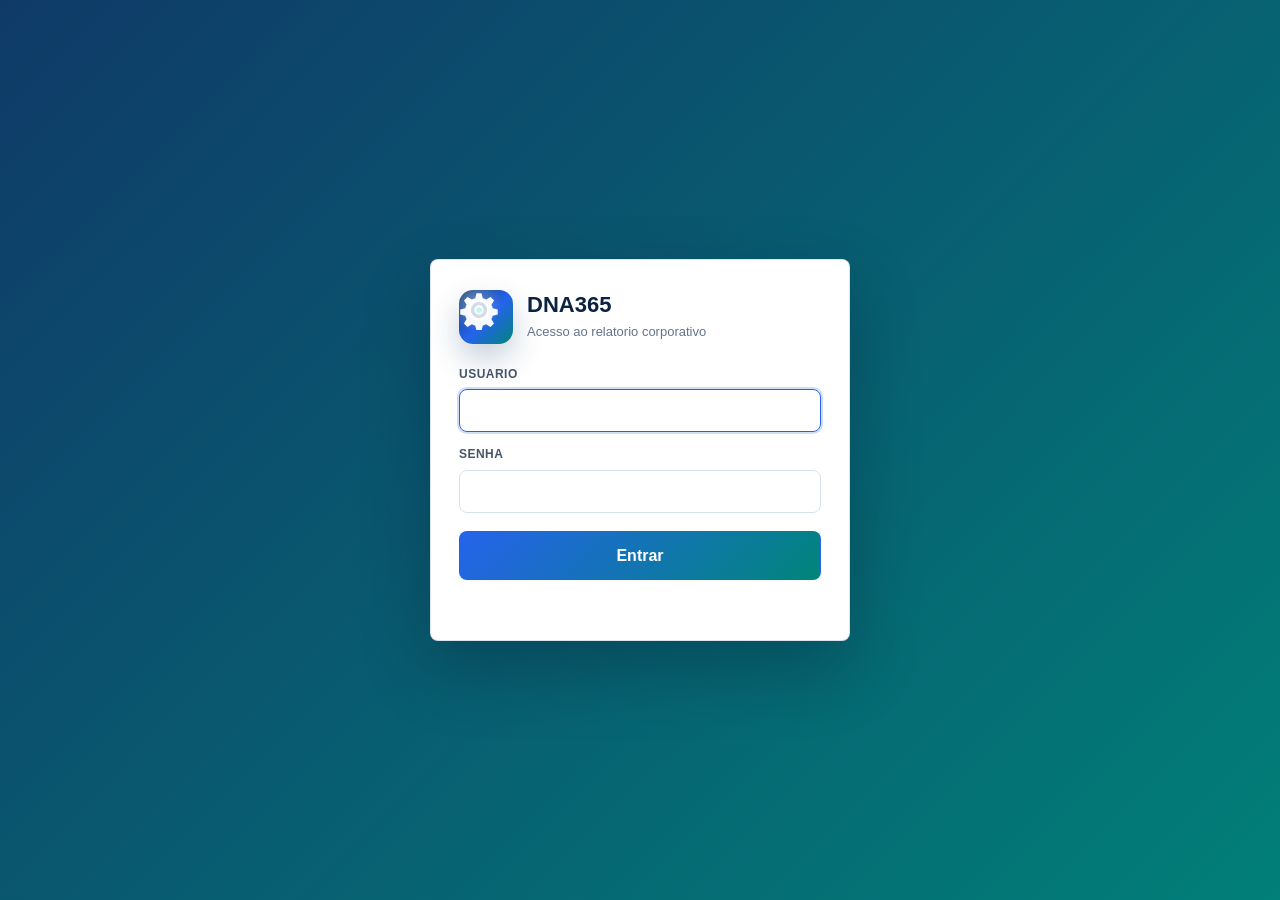
<file: 06_diagnosticos.html>
<!doctype html>
<html lang="pt-BR">
<head>
  <meta charset="utf-8">
  <meta name="viewport" content="width=device-width, initial-scale=1">
  <title>Diagnósticos laboratoriais | Análise de Óleo</title>
  <link rel="stylesheet" href="assets/report.css">
  
  <script defer src="assets/report_data.js"></script>
  <script defer src="assets/report.js"></script>
</head>
<body class="auth-locked">
  <section class="auth-screen" aria-label="Login">
    <div class="auth-card">
      <div class="auth-brand">
        <span class="auth-mark" aria-hidden="true">
          <svg viewBox="0 0 64 64">
            <path class="gear-teeth" d="M28 5h8l2 8a21.8 21.8 0 0 1 5.4 2.2l7.1-4.2 5.6 5.6-4.2 7.1A22 22 0 0 1 54 29l8 2v8l-8 2a22 22 0 0 1-2.2 5.3l4.2 7.1-5.6 5.6-7.1-4.2A21.8 21.8 0 0 1 38 57l-2 8h-8l-2-8a21.8 21.8 0 0 1-5.4-2.2l-7.1 4.2-5.6-5.6 4.2-7.1A22 22 0 0 1 10 41l-8-2v-8l8-2a22 22 0 0 1 2.2-5.3L8 16.6l5.6-5.6 7.1 4.2A21.8 21.8 0 0 1 26 13l2-8Z"/>
            <circle class="gear-ring" cx="32" cy="32" r="15"/>
            <circle class="gear-hub" cx="32" cy="32" r="6"/>
          </svg>
        </span>
        <div>
          <strong>DNA365</strong>
          <span>Acesso ao relatorio corporativo</span>
        </div>
      </div>
      <form class="auth-form" data-login-form>
        <label>Usuario<input data-login-user type="text" autocomplete="username" required></label>
        <label>Senha<input data-login-password type="password" autocomplete="current-password" required></label>
        <button type="submit">Entrar</button>
        <div class="auth-error" data-login-error aria-live="polite"></div>
      </form>
    </div>
  </section>
  <div class="shell">
    <aside class="sidebar">
      <div class="brand">
        <strong>Análise de Óleo</strong>
        <span>Relatório corporativo multi-página</span>
      </div>
      <nav><a href="index.html" class=""><span class="icon"><svg viewBox="0 0 24 24" aria-hidden="true"><path d="M4 13h6V4H4v9Zm0 7h6v-5H4v5Zm10 0h6v-9h-6v9Zm0-16v5h6V4h-6Z"/></svg></span>Módulos</a><a href="01_analise_oleo.html" class=""><span class="icon"><svg viewBox="0 0 24 24" aria-hidden="true"><path d="M9 3h6v2l-1 1v4l5 8a2 2 0 0 1-1.7 3H6.7A2 2 0 0 1 5 18l5-8V6L9 5V3Zm2.5 9-3.8 6.2h8.6L12.5 12h-1Z"/></svg></span>Análise de óleo</a><a href="03_carteira.html" class=""><span class="icon"><svg viewBox="0 0 24 24" aria-hidden="true"><path d="M3 7h18v13H3V7Zm4-4h10l2 4H5l2-4Z"/></svg></span>Carteira e sites</a><a href="04_fluidos.html" class=""><span class="icon"><svg viewBox="0 0 24 24" aria-hidden="true"><path d="M12 2s6 6.5 6 11a6 6 0 0 1-12 0c0-4.5 6-11 6-11Zm-3 11a3 3 0 0 0 6 0h-2a1 1 0 0 1-2 0H9Z"/></svg></span>Análise dos fluidos</a><a href="05_ativos.html" class=""><span class="icon"><svg viewBox="0 0 24 24" aria-hidden="true"><path d="M12 3 3 8l9 5 9-5-9-5Zm-7 8v6l7 4 7-4v-6l-7 4-7-4Z"/></svg></span>Ativos críticos</a><a href="06_diagnosticos.html" class="active"><span class="icon"><svg viewBox="0 0 24 24" aria-hidden="true"><path d="M9 3h6v2l-1 1v4l5 8a2 2 0 0 1-1.7 3H6.7A2 2 0 0 1 5 18l5-8V6L9 5V3Zm2.5 9-3.8 6.2h8.6L12.5 12h-1Z"/></svg></span>Diagnósticos laboratoriais</a><a href="07_tendencias.html" class=""><span class="icon"><svg viewBox="0 0 24 24" aria-hidden="true"><path d="M4 18h16v2H4V18Zm1-3 4-4 3 3 6-8 2 1.5-7.7 10.2-3.2-3.2-2.7 2.7L5 15Z"/></svg></span>Tendências</a><a href="08_ia.html" class=""><span class="icon"><svg viewBox="0 0 24 24" aria-hidden="true"><path d="M12 2a3 3 0 0 1 3 3v1h1a4 4 0 0 1 4 4v4a4 4 0 0 1-4 4h-1v1a3 3 0 0 1-6 0v-1H8a4 4 0 0 1-4-4v-4a4 4 0 0 1 4-4h1V5a3 3 0 0 1 3-3Zm-4 8v4h8v-4H8Zm1.5 1.5h2v1h-2v-1Zm3 0h2v1h-2v-1Z"/></svg></span>Análise de IA</a><a href="09_apendice.html" class=""><span class="icon"><svg viewBox="0 0 24 24" aria-hidden="true"><path d="M6 3h9l3 3v15H6V3Zm8 1.5V7h2.5L14 4.5ZM8 10h8v1.6H8V10Zm0 4h8v1.6H8V14Z"/></svg></span>Apêndice técnico</a></nav>
      <div class="meta">
        <p><b>Desenvolvido por:</b><br>DNA365</p>
        <p><b>Fonte de dados:</b><br>Sistema da SOTREQ</p>
        <p><b>Email comercial:</b><br><a href="mailto:ronirjesus@gmail.com">ronirjesus@gmail.com</a></p>
        <p><b>Gerado em:</b><br>23/05/2026</p>
      </div>
      <button type="button" class="logout-button" data-logout>Sair</button>
    </aside>
    <main>
      <header class="page-head">
        <h1>Diagnósticos laboratoriais</h1>
        <p class="lead">Temas técnicos recorrentes, estatísticas de indicadores e maiores leituras por parâmetro.</p>
      </header>
      
      <section class="page-filters" data-page-filter>
        <div class="filter-title"><span class="icon"><svg viewBox="0 0 24 24" aria-hidden="true"><path d="M4 5h16l-6 7v5l-4 2v-7L4 5Z"/></svg></span>Filtros da página</div>
        <div class="filter-controls">
          <label class="field">Saúde<select data-page-health><option value="">Todas</option></select></label>
          <label class="field">Site<select data-page-site><option value="">Todos</option></select></label>
          <label class="field">Status<select data-page-status><option value="">Todos</option></select></label>
          <button type="button" data-clear-filters><span class="icon"><svg viewBox="0 0 24 24" aria-hidden="true"><path d="M4 5h16l-6 7v5l-4 2v-7L4 5Z"/></svg></span>Limpar filtros</button>
        </div>
      </section>
    
      
    <section class="grid grid-3">
      
    <section class="kpi ">
      <span><span class="icon"><svg viewBox="0 0 24 24" aria-hidden="true"><path d="M12 3 3 8l9 5 9-5-9-5Zm-7 8v6l7 4 7-4v-6l-7 4-7-4Z"/></svg></span>Textos interpretativos</span>
      <strong>795</strong>
      <small>87,9%</small>
    </section>
    
      
    <section class="kpi ">
      <span><span class="icon"><svg viewBox="0 0 24 24" aria-hidden="true"><path d="M9 3h6v2l-1 1v4l5 8a2 2 0 0 1-1.7 3H6.7A2 2 0 0 1 5 18l5-8V6L9 5V3Zm2.5 9-3.8 6.2h8.6L12.5 12h-1Z"/></svg></span>Com ISO preenchido</span>
      <strong>880</strong>
      <small>97,3%</small>
    </section>
    
      
    <section class="kpi ">
      <span><span class="icon"><svg viewBox="0 0 24 24" aria-hidden="true"><path d="M9 3h6v2l-1 1v4l5 8a2 2 0 0 1-1.7 3H6.7A2 2 0 0 1 5 18l5-8V6L9 5V3Zm2.5 9-3.8 6.2h8.6L12.5 12h-1Z"/></svg></span>Com H2O medido</span>
      <strong>867</strong>
      <small>95,9%</small>
    </section>
    
    </section>

    <h2>Temas recorrentes nos laudos</h2>
    <div class="table-wrap " data-table-wrap><table><thead><tr><th>Tema</th><th>Ocorrências</th><th>% textos</th></tr></thead><tbody><tr><td>Desgaste indicado por metais</td><td>618</td><td>77,7%</td></tr><tr><td>Contaminação por partículas / impurezas</td><td>534</td><td>67,2%</td></tr><tr><td>Recomendação de filtragem</td><td>526</td><td>66,2%</td></tr><tr><td>Troca ou correção do óleo</td><td>170</td><td>21,4%</td></tr><tr><td>Alteração de viscosidade</td><td>129</td><td>16,2%</td></tr><tr><td>Contaminação por água</td><td>97</td><td>12,2%</td></tr><tr><td>Perda de performance do lubrificante</td><td>93</td><td>11,7%</td></tr><tr><td>Corrosão</td><td>87</td><td>10,9%</td></tr><tr><td>Poeira / silício</td><td>25</td><td>3,1%</td></tr></tbody></table></div>

    <h2>Resumo estatístico dos indicadores laboratoriais</h2>
    <section class="note">Os percentis abaixo ajudam a localizar outliers dentro da própria carteira. Eles não substituem limites por OEM, componente, fluido ou condição operacional.</section>
    <div class="table-wrap " data-table-wrap><table><thead><tr><th>Indicador</th><th>n</th><th>Média</th><th>Mediana</th><th>P90</th><th>P95</th><th>P99</th><th>Máximo</th></tr></thead><tbody><tr><td>Fe</td><td>856</td><td>61,0</td><td>10,0</td><td>115</td><td>225</td><td>829</td><td>3.431</td></tr><tr><td>Cu</td><td>856</td><td>57,4</td><td>2,0</td><td>102</td><td>273</td><td>626</td><td>7.099</td></tr><tr><td>Pb</td><td>856</td><td>2,0</td><td>0,0</td><td>3,0</td><td>9,0</td><td>16,0</td><td>210</td></tr><tr><td>Sn</td><td>856</td><td>37,8</td><td>1,0</td><td>234</td><td>278</td><td>312</td><td>713</td></tr><tr><td>Cr</td><td>845</td><td>1,0</td><td>0,0</td><td>2,0</td><td>3,0</td><td>12,7</td><td>83,0</td></tr><tr><td>Al</td><td>856</td><td>2,3</td><td>0,0</td><td>2,0</td><td>4,0</td><td>45,7</td><td>212</td></tr><tr><td>Ni</td><td>844</td><td>1,6</td><td>0,0</td><td>2,0</td><td>3,0</td><td>27,7</td><td>133</td></tr><tr><td>Si</td><td>856</td><td>13,6</td><td>3,0</td><td>16,0</td><td>26,0</td><td>226</td><td>971</td></tr><tr><td>Na</td><td>855</td><td>2,6</td><td>0,0</td><td>5,0</td><td>11,0</td><td>38,2</td><td>139</td></tr><tr><td>K</td><td>812</td><td>1,6</td><td>0,0</td><td>3,0</td><td>4,0</td><td>25,3</td><td>59,0</td></tr><tr><td>B</td><td>856</td><td>2,1</td><td>0,0</td><td>5,0</td><td>9,0</td><td>28,5</td><td>209</td></tr><tr><td>H2O</td><td>867</td><td>2.743</td><td>0,0</td><td>1,0</td><td>36,7</td><td>46,0</td><td>428.689</td></tr><tr><td>H2O (ppm)</td><td>0,0</td><td>-</td><td>-</td><td>-</td><td>-</td><td>-</td><td>-</td></tr><tr><td>Water %</td><td>0,0</td><td>-</td><td>-</td><td>-</td><td>-</td><td>-</td><td>-</td></tr><tr><td>Glycol</td><td>0,0</td><td>-</td><td>-</td><td>-</td><td>-</td><td>-</td><td>-</td></tr><tr><td>Fuel</td><td>0,0</td><td>-</td><td>-</td><td>-</td><td>-</td><td>-</td><td>-</td></tr><tr><td>V40</td><td>815</td><td>328</td><td>220</td><td>931</td><td>1.074</td><td>1.294</td><td>3.933</td></tr><tr><td>V100</td><td>190</td><td>28,6</td><td>23,2</td><td>55,4</td><td>64,9</td><td>98,6</td><td>127</td></tr><tr><td>TAN</td><td>791</td><td>0,9</td><td>0,6</td><td>2,5</td><td>2,9</td><td>4,6</td><td>31,8</td></tr><tr><td>TBN</td><td>1,0</td><td>5,3</td><td>5,3</td><td>5,3</td><td>5,3</td><td>5,3</td><td>5,3</td></tr><tr><td>PQI</td><td>17,0</td><td>70,4</td><td>45,0</td><td>152</td><td>319</td><td>350</td><td>358</td></tr><tr><td>4µ</td><td>777</td><td>23.662</td><td>3.360</td><td>64.336</td><td>85.943</td><td>112.410</td><td>1.349.338</td></tr><tr><td>6µ</td><td>777</td><td>9.673</td><td>510</td><td>28.943</td><td>47.598</td><td>75.762</td><td>465.324</td></tr><tr><td>14µ</td><td>777</td><td>922</td><td>20,0</td><td>1.700</td><td>4.259</td><td>18.801</td><td>37.190</td></tr><tr><td>21µ</td><td>749</td><td>237</td><td>4,0</td><td>243</td><td>732</td><td>5.031</td><td>30.108</td></tr><tr><td>OXI</td><td>821</td><td>35,2</td><td>5,0</td><td>166</td><td>180</td><td>195</td><td>205</td></tr><tr><td>NIT</td><td>821</td><td>4,4</td><td>0,0</td><td>5,0</td><td>27,0</td><td>81,6</td><td>125</td></tr><tr><td>SUL</td><td>821</td><td>42,3</td><td>18,0</td><td>152</td><td>166</td><td>189</td><td>228</td></tr></tbody></table></div>

    <h2>Maiores leituras por indicador selecionado</h2>
    <section class="grid grid-2">
      <div class="panel"><h3>Ferro (Fe)</h3><div class="table-wrap" data-table-wrap><table><thead><tr><th>Data do laboratório</th><th>Saúde</th><th>ID do recurso</th><th>Componente</th><th>Site de Trabalho</th><th>Fe</th><th>ISO</th></tr></thead><tbody><tr><td>18/06/2025</td><td><span class="badge" style="--badge:#b42318">Ação requerida</span></td><td>321-MS-002BMC12A</td><td>MANCAL BRITADOR SECUNDÁRIO</td><td>4_PREPARAÇÃO DE CARGA / ANGLO AMERICAN BARRO ALTO INDUSTRIAL</td><td class='num'>3.431</td><td>HBL</td></tr><tr><td>28/03/2025</td><td><span class="badge" style="--badge:#b42318">Ação requerida</span></td><td>321-MS-002BMC12A</td><td>MANCAL BRITADOR SECUNDÁRIO</td><td>4_PREPARAÇÃO DE CARGA / ANGLO AMERICAN BARRO ALTO INDUSTRIAL</td><td class='num'>2.426</td><td>HBL</td></tr><tr><td>23/12/2024</td><td><span class="badge" style="--badge:#b42318">Ação requerida</span></td><td>353-TC-001</td><td>REDEDUTOR TC REVERSIVEL - RD0051</td><td>4_PREPARAÇÃO DE CARGA / ANGLO AMERICAN BARRO ALTO INDUSTRIAL</td><td class='num'>2.393</td><td>LIMALHAS</td></tr><tr><td>28/03/2025</td><td><span class="badge" style="--badge:#b42318">Ação requerida</span></td><td>321-MS-002BMC12B</td><td>MANCAL BRITADOR SECUNDÁRIO</td><td>4_PREPARAÇÃO DE CARGA / ANGLO AMERICAN BARRO ALTO INDUSTRIAL</td><td class='num'>2.079</td><td>HBL</td></tr><tr><td>18/09/2025</td><td><span class="badge" style="--badge:#b42318">Ação requerida</span></td><td>321-MS-002BMC12A</td><td>MANCAL BRITADOR SECUNDÁRIO</td><td>4_PREPARAÇÃO DE CARGA / ANGLO AMERICAN BARRO ALTO INDUSTRIAL</td><td class='num'>2.063</td><td>HBL</td></tr><tr><td>30/12/2025</td><td><span class="badge" style="--badge:#52606d">Não Interpretado</span></td><td>411-FC-001-B1-M1</td><td>MANCAL 1 BASE 1</td><td>4_AABA / ANGLO AMERICAN</td><td class='num'>1.426</td><td>LIMALHAS</td></tr><tr><td>28/03/2025</td><td><span class="badge" style="--badge:#b42318">Ação requerida</span></td><td>321-MS-002B</td><td>CAIXA DE TRANSMISSÃO</td><td>4_PREPARAÇÃO DE CARGA / ANGLO AMERICAN BARRO ALTO INDUSTRIAL</td><td class='num'>1.406</td><td>HBL</td></tr><tr><td>03/07/2024</td><td><span class="badge" style="--badge:#b42318">Ação requerida</span></td><td>352-FS-001</td><td>RESERVATORIO COROA-PINHAS</td><td>4_PREPARAÇÃO DE CARGA / ANGLO AMERICAN BARRO ALTO INDUSTRIAL</td><td class='num'>1.377</td><td>HBL</td></tr></tbody></table></div></div><div class="panel"><h3>Cobre (Cu)</h3><div class="table-wrap" data-table-wrap><table><thead><tr><th>Data do laboratório</th><th>Saúde</th><th>ID do recurso</th><th>Componente</th><th>Site de Trabalho</th><th>Cu</th><th>ISO</th></tr></thead><tbody><tr><td>13/01/2026</td><td><span class="badge" style="--badge:#52606d">Não Interpretado</span></td><td>412-FC-001-B3-M1</td><td>MANCAL 1 BASE 3</td><td>4_AABA / ANGLO AMERICAN</td><td class='num'>7.099</td><td>H2O</td></tr><tr><td>29/01/2026</td><td><span class="badge" style="--badge:#52606d">Não Interpretado</span></td><td>412-FC-001-B3-M1</td><td>MANCAL 1 BASE 3</td><td>4_AABA / ANGLO AMERICAN</td><td class='num'>5.670</td><td>H2O</td></tr><tr><td>30/12/2025</td><td><span class="badge" style="--badge:#52606d">Não Interpretado</span></td><td>411-FC-001-B1-M1</td><td>MANCAL 1 BASE 1</td><td>4_AABA / ANGLO AMERICAN</td><td class='num'>3.444</td><td>LIMALHAS</td></tr><tr><td>29/01/2026</td><td><span class="badge" style="--badge:#b42318">Ação requerida</span></td><td>412-FC-001-B2-M4</td><td>MANCAL 4, BASE 2</td><td>4_AABA / ANGLO AMERICAN</td><td class='num'>1.120</td><td>HBL</td></tr><tr><td>13/01/2026</td><td><span class="badge" style="--badge:#52606d">Não Interpretado</span></td><td>412-FC-001-B2-M4</td><td>MANCAL 4, BASE 2</td><td>4_AABA / ANGLO AMERICAN</td><td class='num'>979</td><td>LIMALHAS</td></tr><tr><td>26/06/2024</td><td><span class="badge" style="--badge:#b42318">Ação requerida</span></td><td>411-FC-001</td><td>MANCAL 1 BASE 1</td><td>4_AABA / ANGLO AMERICAN</td><td class='num'>848</td><td></td></tr><tr><td>30/06/2025</td><td><span class="badge" style="--badge:#b7791f">Componente do Monitor</span></td><td>411-FC-001-B2-M1</td><td>MANCAL 1 BASE 2</td><td>4_AABA / ANGLO AMERICAN</td><td class='num'>701</td><td>IMPUREZAS</td></tr><tr><td>29/01/2026</td><td><span class="badge" style="--badge:#b42318">Ação requerida</span></td><td>412-FC-001-B2-M1</td><td>MANCAL 1, BASE 2</td><td>4_AABA / ANGLO AMERICAN</td><td class='num'>635</td><td>21/20/16</td></tr></tbody></table></div></div><div class="panel"><h3>Água / H2O</h3><div class="table-wrap" data-table-wrap><table><thead><tr><th>Data do laboratório</th><th>Saúde</th><th>ID do recurso</th><th>Componente</th><th>Site de Trabalho</th><th>H2O</th><th>ISO</th></tr></thead><tbody><tr><td>01/03/2024</td><td><span class="badge" style="--badge:#b42318">Ação requerida</span></td><td>511-BH-003</td><td>HIDRÁULICO</td><td>4_BARRO ALTO GOIAS / ANGLO AMERICAN</td><td class='num'>428.689</td><td></td></tr><tr><td>01/03/2024</td><td><span class="badge" style="--badge:#b42318">Ação requerida</span></td><td>511-UH-001</td><td>HIDRÁULICO</td><td>4_BARRO ALTO GOIAS / ANGLO AMERICAN</td><td class='num'>427.318</td><td></td></tr><tr><td>07/03/2024</td><td><span class="badge" style="--badge:#b42318">Ação requerida</span></td><td>511-UH-001</td><td>HIDRÁULICO</td><td>4_BARRO ALTO GOIAS / ANGLO AMERICAN</td><td class='num'>412.405</td><td>H2O</td></tr><tr><td>07/03/2024</td><td><span class="badge" style="--badge:#b42318">Ação requerida</span></td><td>511-BH-003</td><td>HIDRÁULICO</td><td>4_BARRO ALTO GOIAS / ANGLO AMERICAN</td><td class='num'>397.969</td><td></td></tr><tr><td>07/03/2024</td><td><span class="badge" style="--badge:#b42318">Ação requerida</span></td><td>512-BH-003</td><td>HIDRÁULICO</td><td>4_BARRO ALTO GOIAS / ANGLO AMERICAN</td><td class='num'>389.559</td><td></td></tr><tr><td>01/03/2024</td><td><span class="badge" style="--badge:#b42318">Ação requerida</span></td><td>512-BH-003</td><td>HIDRÁULICO</td><td>4_BARRO ALTO GOIAS / ANGLO AMERICAN</td><td class='num'>320.237</td><td></td></tr><tr><td>20/08/2024</td><td><span class="badge" style="--badge:#16794c">Nenhuma ação é requerida</span></td><td>641-UH-001A</td><td>UNID. HID. VÁLVULA GAVETA MANUT. PANELAS</td><td>4_REFINO / ANGLO AMERICAN BARRO ALTO INDUSTRIAL</td><td class='num'>69,9</td><td>H2O</td></tr><tr><td>24/01/2025</td><td><span class="badge" style="--badge:#b7791f">Componente do Monitor</span></td><td>511-BH-003</td><td>UNID. BOMBA HID, - PERF. 511-BH-003</td><td>4_REDUCAO / ANGLO AMERICAN BARRO ALTO INDUSTRIAL</td><td class='num'>56,4</td><td>H2O</td></tr></tbody></table></div></div><div class="panel"><h3>Partículas 14µ</h3><div class="table-wrap" data-table-wrap><table><thead><tr><th>Data do laboratório</th><th>Saúde</th><th>ID do recurso</th><th>Componente</th><th>Site de Trabalho</th><th>14µ</th><th>ISO</th></tr></thead><tbody><tr><td>06/11/2024</td><td><span class="badge" style="--badge:#b7791f">Componente do Monitor</span></td><td>353-BR-001</td><td>BRITADOR CONICO SIST DE LUB PRINCIPAL</td><td>4_PREPARAÇÃO DE CARGA / ANGLO AMERICAN BARRO ALTO INDUSTRIAL</td><td class='num'>37.190</td><td>23/23/22</td></tr><tr><td>09/01/2026</td><td><span class="badge" style="--badge:#52606d">Não Interpretado</span></td><td>354-TC-001</td><td>ENGRENAGEM</td><td>4_PREPARAÇÃO DE CARGA / ANGLO AMERICAN BARRO ALTO INDUSTRIAL</td><td class='num'>31.259</td><td>24/23/22</td></tr><tr><td>29/01/2026</td><td><span class="badge" style="--badge:#52606d">Não Interpretado</span></td><td>412-SA-002BCR</td><td>CONTRA RECUO 1B - LADO ESQUERDO</td><td>4_CALCINAÇÃO / ANGLO AMERICAN BARRO ALTO INDUSTRIAL</td><td class='num'>31.126</td><td>24/23/22</td></tr><tr><td>18/07/2025</td><td><span class="badge" style="--badge:#b7791f">Componente do Monitor</span></td><td>641-PR-001BRD0295</td><td>REDUTOR DE ELEVAÇÃO PONTE ROLANTE - RD0295</td><td>4_REFINO / ANGLO AMERICAN BARRO ALTO INDUSTRIAL</td><td class='num'>23.477</td><td>24/23/22</td></tr><tr><td>06/11/2024</td><td><span class="badge" style="--badge:#b7791f">Componente do Monitor</span></td><td>321-MS-001</td><td>MANCAL 17</td><td>4_PREPARAÇÃO DE CARGA / ANGLO AMERICAN BARRO ALTO INDUSTRIAL</td><td class='num'>22.319</td><td>24/24/22</td></tr><tr><td>19/05/2025</td><td><span class="badge" style="--badge:#b42318">Ação requerida</span></td><td>321-AS-002</td><td>PLANETARIO</td><td>4_AABA / ANGLO AMERICAN</td><td class='num'>21.930</td><td>24/23/22</td></tr><tr><td>19/05/2025</td><td><span class="badge" style="--badge:#b7791f">Componente do Monitor</span></td><td>321-AS-002</td><td>RED. ALIMENTADOR DE SAPATAS  TRANSF. PRIM. - RD0002</td><td>4_AABA / ANGLO AMERICAN</td><td class='num'>20.864</td><td>24/23/22</td></tr><tr><td>25/04/2025</td><td><span class="badge" style="--badge:#b7791f">Componente do Monitor</span></td><td>641-PR-001BRD0295</td><td>REDUTOR DE ELEVAÇÃO PONTE ROLANTE - RD0295</td><td>4_REFINO / ANGLO AMERICAN BARRO ALTO INDUSTRIAL</td><td class='num'>19.356</td><td>24/23/21</td></tr></tbody></table></div></div><div class="panel"><h3>PQI</h3><div class="table-wrap" data-table-wrap><table><thead><tr><th>Data do laboratório</th><th>Saúde</th><th>ID do recurso</th><th>Componente</th><th>Site de Trabalho</th><th>PQI</th><th>ISO</th></tr></thead><tbody><tr><td>26/06/2024</td><td><span class="badge" style="--badge:#b42318">Ação requerida</span></td><td>411-FC-001</td><td>MANCAL 1 BASE 1</td><td>4_AABA / ANGLO AMERICAN</td><td class='num'>358</td><td></td></tr><tr><td>05/08/2025</td><td><span class="badge" style="--badge:#b42318">Ação requerida</span></td><td>342-RE-001RD0157</td><td>RED. RODA DE CACAMBAS - RD0157</td><td>4_PREPARAÇÃO DE CARGA / ANGLO AMERICAN BARRO ALTO INDUSTRIAL</td><td class='num'>309</td><td>LIMALHAS</td></tr><tr><td>20/06/2024</td><td><span class="badge" style="--badge:#16794c">Nenhuma ação é requerida</span></td><td>512-UH-001</td><td>RESERV. UNID. HID. DESL. ELETRODO  - FORNO 2</td><td>4_REDUCAO / ANGLO AMERICAN BARRO ALTO INDUSTRIAL</td><td class='num'>48,0</td><td>H2O</td></tr><tr><td>27/11/2024</td><td><span class="badge" style="--badge:#b7791f">Componente do Monitor</span></td><td>512-BH-004</td><td>UNID. HID. BOMBA HIDRAULICA DA - PERFURATRIZ 512-BH-004</td><td>4_REDUCAO / ANGLO AMERICAN BARRO ALTO INDUSTRIAL</td><td class='num'>46,0</td><td>20/19/17</td></tr><tr><td>27/11/2024</td><td><span class="badge" style="--badge:#b7791f">Componente do Monitor</span></td><td>512-UH-001</td><td>RESERV. UNID. HID. DESL. ELETRODO  - FORNO 2</td><td>4_REDUCAO / ANGLO AMERICAN BARRO ALTO INDUSTRIAL</td><td class='num'>46,0</td><td>HBL</td></tr><tr><td>20/06/2024</td><td><span class="badge" style="--badge:#16794c">Nenhuma ação é requerida</span></td><td>512-BH-004</td><td>UNID. HID. BOMBA HIDRAULICA DA - PERFURATRIZ 512-BH-004</td><td>4_REDUCAO / ANGLO AMERICAN BARRO ALTO INDUSTRIAL</td><td class='num'>46,0</td><td>H2O</td></tr><tr><td>20/06/2024</td><td><span class="badge" style="--badge:#16794c">Nenhuma ação é requerida</span></td><td>512-BH-004</td><td>UNID. HID. BOMBA HIDRAULICA DA - PERFURATRIZ 512-BH-004</td><td>4_REDUCAO / ANGLO AMERICAN BARRO ALTO INDUSTRIAL</td><td class='num'>46,0</td><td>H2O</td></tr><tr><td>20/06/2024</td><td><span class="badge" style="--badge:#16794c">Nenhuma ação é requerida</span></td><td>511-BH-004</td><td>UNID. HID. BOMBA HID. PERF. 511-BH-004</td><td>4_REDUCAO / ANGLO AMERICAN BARRO ALTO INDUSTRIAL</td><td class='num'>45,0</td><td>H2O</td></tr></tbody></table></div></div>
    </section>
    
      <p class="foot">Relatório gerado automaticamente a partir do workbook original. Indicadores laboratoriais sem limites OEM foram avaliados por classificação do laboratório, recorrência e posição relativa na amostra. <span class="dna365">Desenvolvido pelo time da DNA365.</span></p>
    </main>
  </div>
</body>
</html>
</file>
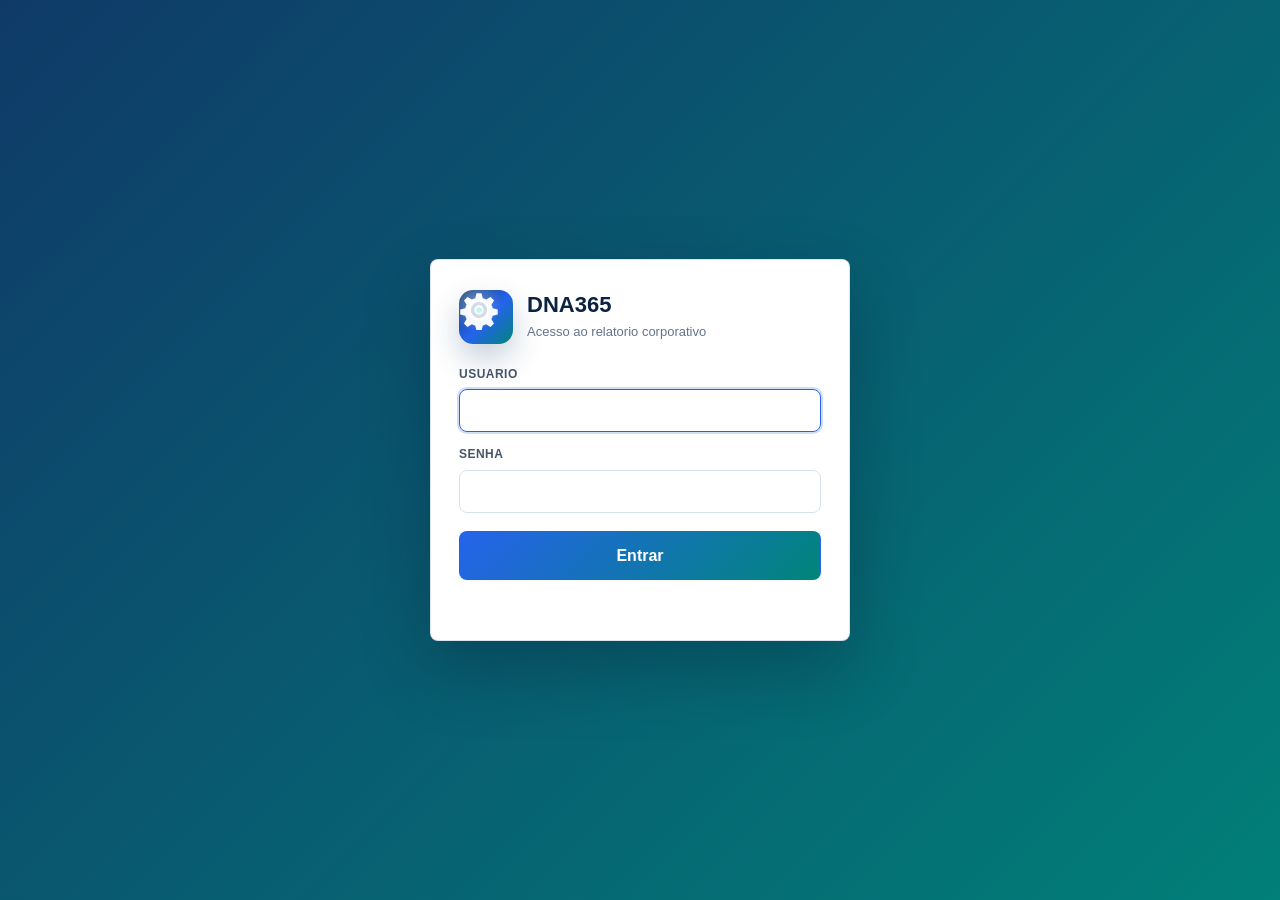
<file: 07_tendencias.html>
<!doctype html>
<html lang="pt-BR">
<head>
  <meta charset="utf-8">
  <meta name="viewport" content="width=device-width, initial-scale=1">
  <title>Tendências | Análise de Óleo</title>
  <link rel="stylesheet" href="assets/report.css">
  
  <script defer src="assets/report_data.js"></script>
  <script defer src="assets/report.js"></script>
</head>
<body class="auth-locked">
  <section class="auth-screen" aria-label="Login">
    <div class="auth-card">
      <div class="auth-brand">
        <span class="auth-mark" aria-hidden="true">
          <svg viewBox="0 0 64 64">
            <path class="gear-teeth" d="M28 5h8l2 8a21.8 21.8 0 0 1 5.4 2.2l7.1-4.2 5.6 5.6-4.2 7.1A22 22 0 0 1 54 29l8 2v8l-8 2a22 22 0 0 1-2.2 5.3l4.2 7.1-5.6 5.6-7.1-4.2A21.8 21.8 0 0 1 38 57l-2 8h-8l-2-8a21.8 21.8 0 0 1-5.4-2.2l-7.1 4.2-5.6-5.6 4.2-7.1A22 22 0 0 1 10 41l-8-2v-8l8-2a22 22 0 0 1 2.2-5.3L8 16.6l5.6-5.6 7.1 4.2A21.8 21.8 0 0 1 26 13l2-8Z"/>
            <circle class="gear-ring" cx="32" cy="32" r="15"/>
            <circle class="gear-hub" cx="32" cy="32" r="6"/>
          </svg>
        </span>
        <div>
          <strong>DNA365</strong>
          <span>Acesso ao relatorio corporativo</span>
        </div>
      </div>
      <form class="auth-form" data-login-form>
        <label>Usuario<input data-login-user type="text" autocomplete="username" required></label>
        <label>Senha<input data-login-password type="password" autocomplete="current-password" required></label>
        <button type="submit">Entrar</button>
        <div class="auth-error" data-login-error aria-live="polite"></div>
      </form>
    </div>
  </section>
  <div class="shell">
    <aside class="sidebar">
      <div class="brand">
        <strong>Análise de Óleo</strong>
        <span>Relatório corporativo multi-página</span>
      </div>
      <nav><a href="index.html" class=""><span class="icon"><svg viewBox="0 0 24 24" aria-hidden="true"><path d="M4 13h6V4H4v9Zm0 7h6v-5H4v5Zm10 0h6v-9h-6v9Zm0-16v5h6V4h-6Z"/></svg></span>Módulos</a><a href="01_analise_oleo.html" class=""><span class="icon"><svg viewBox="0 0 24 24" aria-hidden="true"><path d="M9 3h6v2l-1 1v4l5 8a2 2 0 0 1-1.7 3H6.7A2 2 0 0 1 5 18l5-8V6L9 5V3Zm2.5 9-3.8 6.2h8.6L12.5 12h-1Z"/></svg></span>Análise de óleo</a><a href="03_carteira.html" class=""><span class="icon"><svg viewBox="0 0 24 24" aria-hidden="true"><path d="M3 7h18v13H3V7Zm4-4h10l2 4H5l2-4Z"/></svg></span>Carteira e sites</a><a href="04_fluidos.html" class=""><span class="icon"><svg viewBox="0 0 24 24" aria-hidden="true"><path d="M12 2s6 6.5 6 11a6 6 0 0 1-12 0c0-4.5 6-11 6-11Zm-3 11a3 3 0 0 0 6 0h-2a1 1 0 0 1-2 0H9Z"/></svg></span>Análise dos fluidos</a><a href="05_ativos.html" class=""><span class="icon"><svg viewBox="0 0 24 24" aria-hidden="true"><path d="M12 3 3 8l9 5 9-5-9-5Zm-7 8v6l7 4 7-4v-6l-7 4-7-4Z"/></svg></span>Ativos críticos</a><a href="06_diagnosticos.html" class=""><span class="icon"><svg viewBox="0 0 24 24" aria-hidden="true"><path d="M9 3h6v2l-1 1v4l5 8a2 2 0 0 1-1.7 3H6.7A2 2 0 0 1 5 18l5-8V6L9 5V3Zm2.5 9-3.8 6.2h8.6L12.5 12h-1Z"/></svg></span>Diagnósticos laboratoriais</a><a href="07_tendencias.html" class="active"><span class="icon"><svg viewBox="0 0 24 24" aria-hidden="true"><path d="M4 18h16v2H4V18Zm1-3 4-4 3 3 6-8 2 1.5-7.7 10.2-3.2-3.2-2.7 2.7L5 15Z"/></svg></span>Tendências</a><a href="08_ia.html" class=""><span class="icon"><svg viewBox="0 0 24 24" aria-hidden="true"><path d="M12 2a3 3 0 0 1 3 3v1h1a4 4 0 0 1 4 4v4a4 4 0 0 1-4 4h-1v1a3 3 0 0 1-6 0v-1H8a4 4 0 0 1-4-4v-4a4 4 0 0 1 4-4h1V5a3 3 0 0 1 3-3Zm-4 8v4h8v-4H8Zm1.5 1.5h2v1h-2v-1Zm3 0h2v1h-2v-1Z"/></svg></span>Análise de IA</a><a href="09_apendice.html" class=""><span class="icon"><svg viewBox="0 0 24 24" aria-hidden="true"><path d="M6 3h9l3 3v15H6V3Zm8 1.5V7h2.5L14 4.5ZM8 10h8v1.6H8V10Zm0 4h8v1.6H8V14Z"/></svg></span>Apêndice técnico</a></nav>
      <div class="meta">
        <p><b>Desenvolvido por:</b><br>DNA365</p>
        <p><b>Fonte de dados:</b><br>Sistema da SOTREQ</p>
        <p><b>Email comercial:</b><br><a href="mailto:ronirjesus@gmail.com">ronirjesus@gmail.com</a></p>
        <p><b>Gerado em:</b><br>23/05/2026</p>
      </div>
      <button type="button" class="logout-button" data-logout>Sair</button>
    </aside>
    <main>
      <header class="page-head">
        <h1>Tendências</h1>
        <p class="lead">Evolução mensal da carteira, ação requerida e tempo de processamento da amostra.</p>
      </header>
      
      <section class="page-filters" data-page-filter>
        <div class="filter-title"><span class="icon"><svg viewBox="0 0 24 24" aria-hidden="true"><path d="M4 5h16l-6 7v5l-4 2v-7L4 5Z"/></svg></span>Filtros da página</div>
        <div class="filter-controls">
          <label class="field">Saúde<select data-page-health><option value="">Todas</option></select></label>
          <label class="field">Site<select data-page-site><option value="">Todos</option></select></label>
          <label class="field">Status<select data-page-status><option value="">Todos</option></select></label>
          <button type="button" data-clear-filters><span class="icon"><svg viewBox="0 0 24 24" aria-hidden="true"><path d="M4 5h16l-6 7v5l-4 2v-7L4 5Z"/></svg></span>Limpar filtros</button>
        </div>
      </section>
    
      
    <section class="grid grid-2">
      <div class="panel">
        <h3>Volume mensal completo</h3>
        
    <svg class="sparkline" viewBox="0 0 720 260" role="img" aria-label="Tendência temporal">
      <rect class="plot-bg" x="54" y="22" width="644" height="186" rx="10"></rect>
      <line class="grid-line" x1="54" y1="208.0" x2="698" y2="208.0"></line><text class="axis-label" x="44" y="212.0" text-anchor="end">3</text><line class="grid-line" x1="54" y1="161.5" x2="698" y2="161.5"></line><text class="axis-label" x="44" y="165.5" text-anchor="end">29</text><line class="grid-line" x1="54" y1="115.0" x2="698" y2="115.0"></line><text class="axis-label" x="44" y="119.0" text-anchor="end">54</text><line class="grid-line" x1="54" y1="68.5" x2="698" y2="68.5"></line><text class="axis-label" x="44" y="72.5" text-anchor="end">80</text><line class="grid-line" x1="54" y1="22.0" x2="698" y2="22.0"></line><text class="axis-label" x="44" y="26.0" text-anchor="end">106</text>
      <line class="axis-line" x1="54" y1="208" x2="698" y2="208"></line>
      <line class="axis-line" x1="54" y1="22" x2="54" y2="208"></line>
      <polygon class="spark-area" points="54,208 54.0,153.8 84.7,208.0 115.3,153.8 146.0,197.2 176.7,168.3 207.3,143.0 238.0,200.8 268.7,162.9 299.3,182.7 330.0,153.8 360.7,173.7 391.3,124.9 422.0,144.8 452.7,168.3 483.3,83.4 514.0,58.1 544.7,88.8 575.3,81.6 606.0,152.0 636.7,135.8 667.3,105.1 698.0,22.0 698,208"></polygon>
      <polyline class="spark-line" points="54.0,153.8 84.7,208.0 115.3,153.8 146.0,197.2 176.7,168.3 207.3,143.0 238.0,200.8 268.7,162.9 299.3,182.7 330.0,153.8 360.7,173.7 391.3,124.9 422.0,144.8 452.7,168.3 483.3,83.4 514.0,58.1 544.7,88.8 575.3,81.6 606.0,152.0 636.7,135.8 667.3,105.1 698.0,22.0"></polyline>
      <circle class="has-tip spark-point" cx="54.0" cy="153.8" r="4" data-tooltip="03/2024: 33 (3,7%)"></circle><circle class="has-tip spark-point" cx="84.7" cy="208.0" r="4" data-tooltip="04/2024: 3 (0,3%)"></circle><circle class="has-tip spark-point" cx="115.3" cy="153.8" r="4" data-tooltip="06/2024: 33 (3,7%)"></circle><circle class="has-tip spark-point" cx="146.0" cy="197.2" r="4" data-tooltip="07/2024: 9 (1,0%)"></circle><circle class="has-tip spark-point" cx="176.7" cy="168.3" r="4" data-tooltip="08/2024: 25 (2,8%)"></circle><circle class="has-tip spark-point" cx="207.3" cy="143.0" r="4" data-tooltip="09/2024: 39 (4,3%)"></circle><circle class="has-tip spark-point" cx="238.0" cy="200.8" r="4" data-tooltip="10/2024: 7 (0,8%)"></circle><circle class="has-tip spark-point" cx="268.7" cy="162.9" r="4" data-tooltip="11/2024: 28 (3,1%)"></circle><circle class="has-tip spark-point" cx="299.3" cy="182.7" r="4" data-tooltip="12/2024: 17 (1,9%)"></circle><circle class="has-tip spark-point" cx="330.0" cy="153.8" r="4" data-tooltip="01/2025: 33 (3,7%)"></circle><circle class="has-tip spark-point" cx="360.7" cy="173.7" r="4" data-tooltip="02/2025: 22 (2,4%)"></circle><circle class="has-tip spark-point" cx="391.3" cy="124.9" r="4" data-tooltip="03/2025: 49 (5,4%)"></circle><circle class="has-tip spark-point" cx="422.0" cy="144.8" r="4" data-tooltip="04/2025: 38 (4,2%)"></circle><circle class="has-tip spark-point" cx="452.7" cy="168.3" r="4" data-tooltip="05/2025: 25 (2,8%)"></circle><circle class="has-tip spark-point" cx="483.3" cy="83.4" r="4" data-tooltip="06/2025: 72 (8,0%)"></circle><circle class="has-tip spark-point" cx="514.0" cy="58.1" r="4" data-tooltip="07/2025: 86 (9,5%)"></circle><circle class="has-tip spark-point" cx="544.7" cy="88.8" r="4" data-tooltip="08/2025: 69 (7,6%)"></circle><circle class="has-tip spark-point" cx="575.3" cy="81.6" r="4" data-tooltip="09/2025: 73 (8,1%)"></circle><circle class="has-tip spark-point" cx="606.0" cy="152.0" r="4" data-tooltip="10/2025: 34 (3,8%)"></circle><circle class="has-tip spark-point" cx="636.7" cy="135.8" r="4" data-tooltip="11/2025: 43 (4,8%)"></circle><circle class="has-tip spark-point" cx="667.3" cy="105.1" r="4" data-tooltip="12/2025: 60 (6,6%)"></circle><circle class="has-tip spark-point" cx="698.0" cy="22.0" r="4" data-tooltip="01/2026: 106 (11,7%)"></circle>
      <text class="axis-label x-label" x="54.0" y="245" text-anchor="middle">03/2024</text><text class="axis-label x-label" x="146.0" y="245" text-anchor="middle">07/2024</text><text class="axis-label x-label" x="238.0" y="245" text-anchor="middle">10/2024</text><text class="axis-label x-label" x="330.0" y="245" text-anchor="middle">01/2025</text><text class="axis-label x-label" x="422.0" y="245" text-anchor="middle">04/2025</text><text class="axis-label x-label" x="514.0" y="245" text-anchor="middle">07/2025</text><text class="axis-label x-label" x="606.0" y="245" text-anchor="middle">10/2025</text><text class="axis-label x-label" x="698.0" y="245" text-anchor="middle">01/2026</text>
    </svg>
    
      </div>
      <div class="panel">
        <h3>Ações requeridas mensais</h3>
        
    <svg class="sparkline" viewBox="0 0 720 260" role="img" aria-label="Tendência temporal">
      <rect class="plot-bg" x="54" y="22" width="644" height="186" rx="10"></rect>
      <line class="grid-line" x1="54" y1="208.0" x2="698" y2="208.0"></line><text class="axis-label" x="44" y="212.0" text-anchor="end">0</text><line class="grid-line" x1="54" y1="161.5" x2="698" y2="161.5"></line><text class="axis-label" x="44" y="165.5" text-anchor="end">5</text><line class="grid-line" x1="54" y1="115.0" x2="698" y2="115.0"></line><text class="axis-label" x="44" y="119.0" text-anchor="end">10</text><line class="grid-line" x1="54" y1="68.5" x2="698" y2="68.5"></line><text class="axis-label" x="44" y="72.5" text-anchor="end">16</text><line class="grid-line" x1="54" y1="22.0" x2="698" y2="22.0"></line><text class="axis-label" x="44" y="26.0" text-anchor="end">21</text>
      <line class="axis-line" x1="54" y1="208" x2="698" y2="208"></line>
      <line class="axis-line" x1="54" y1="22" x2="54" y2="208"></line>
      <polygon class="spark-area" points="54,208 54.0,39.7 84.7,208.0 115.3,163.7 146.0,163.7 176.7,181.4 207.3,22.0 238.0,208.0 268.7,181.4 299.3,181.4 330.0,146.0 360.7,172.6 391.3,137.1 422.0,101.7 452.7,154.9 483.3,92.9 514.0,22.0 544.7,57.4 575.3,75.1 606.0,146.0 636.7,163.7 667.3,137.1 698.0,163.7 698,208"></polygon>
      <polyline class="spark-line" points="54.0,39.7 84.7,208.0 115.3,163.7 146.0,163.7 176.7,181.4 207.3,22.0 238.0,208.0 268.7,181.4 299.3,181.4 330.0,146.0 360.7,172.6 391.3,137.1 422.0,101.7 452.7,154.9 483.3,92.9 514.0,22.0 544.7,57.4 575.3,75.1 606.0,146.0 636.7,163.7 667.3,137.1 698.0,163.7"></polyline>
      <circle class="has-tip spark-point" cx="54.0" cy="39.7" r="4" data-tooltip="03/2024: 19 (10,2%)"></circle><circle class="has-tip spark-point" cx="84.7" cy="208.0" r="4" data-tooltip="04/2024: 0 (0,0%)"></circle><circle class="has-tip spark-point" cx="115.3" cy="163.7" r="4" data-tooltip="06/2024: 5 (2,7%)"></circle><circle class="has-tip spark-point" cx="146.0" cy="163.7" r="4" data-tooltip="07/2024: 5 (2,7%)"></circle><circle class="has-tip spark-point" cx="176.7" cy="181.4" r="4" data-tooltip="08/2024: 3 (1,6%)"></circle><circle class="has-tip spark-point" cx="207.3" cy="22.0" r="4" data-tooltip="09/2024: 21 (11,2%)"></circle><circle class="has-tip spark-point" cx="238.0" cy="208.0" r="4" data-tooltip="10/2024: 0 (0,0%)"></circle><circle class="has-tip spark-point" cx="268.7" cy="181.4" r="4" data-tooltip="11/2024: 3 (1,6%)"></circle><circle class="has-tip spark-point" cx="299.3" cy="181.4" r="4" data-tooltip="12/2024: 3 (1,6%)"></circle><circle class="has-tip spark-point" cx="330.0" cy="146.0" r="4" data-tooltip="01/2025: 7 (3,7%)"></circle><circle class="has-tip spark-point" cx="360.7" cy="172.6" r="4" data-tooltip="02/2025: 4 (2,1%)"></circle><circle class="has-tip spark-point" cx="391.3" cy="137.1" r="4" data-tooltip="03/2025: 8 (4,3%)"></circle><circle class="has-tip spark-point" cx="422.0" cy="101.7" r="4" data-tooltip="04/2025: 12 (6,4%)"></circle><circle class="has-tip spark-point" cx="452.7" cy="154.9" r="4" data-tooltip="05/2025: 6 (3,2%)"></circle><circle class="has-tip spark-point" cx="483.3" cy="92.9" r="4" data-tooltip="06/2025: 13 (7,0%)"></circle><circle class="has-tip spark-point" cx="514.0" cy="22.0" r="4" data-tooltip="07/2025: 21 (11,2%)"></circle><circle class="has-tip spark-point" cx="544.7" cy="57.4" r="4" data-tooltip="08/2025: 17 (9,1%)"></circle><circle class="has-tip spark-point" cx="575.3" cy="75.1" r="4" data-tooltip="09/2025: 15 (8,0%)"></circle><circle class="has-tip spark-point" cx="606.0" cy="146.0" r="4" data-tooltip="10/2025: 7 (3,7%)"></circle><circle class="has-tip spark-point" cx="636.7" cy="163.7" r="4" data-tooltip="11/2025: 5 (2,7%)"></circle><circle class="has-tip spark-point" cx="667.3" cy="137.1" r="4" data-tooltip="12/2025: 8 (4,3%)"></circle><circle class="has-tip spark-point" cx="698.0" cy="163.7" r="4" data-tooltip="01/2026: 5 (2,7%)"></circle>
      <text class="axis-label x-label" x="54.0" y="245" text-anchor="middle">03/2024</text><text class="axis-label x-label" x="146.0" y="245" text-anchor="middle">07/2024</text><text class="axis-label x-label" x="238.0" y="245" text-anchor="middle">10/2024</text><text class="axis-label x-label" x="330.0" y="245" text-anchor="middle">01/2025</text><text class="axis-label x-label" x="422.0" y="245" text-anchor="middle">04/2025</text><text class="axis-label x-label" x="514.0" y="245" text-anchor="middle">07/2025</text><text class="axis-label x-label" x="606.0" y="245" text-anchor="middle">10/2025</text><text class="axis-label x-label" x="698.0" y="245" text-anchor="middle">01/2026</text>
    </svg>
    
      </div>
    </section>
    <h2>Série mensal</h2>
    <div class="table-wrap " data-table-wrap><table><thead><tr><th>Mês</th><th>Amostras</th><th>Ações</th><th>Monitor</th><th>Não_interpretado</th><th>Taxa de ação</th></tr></thead><tbody><tr><td>03/2024</td><td>33</td><td>19</td><td>12</td><td>0</td><td>57,6%</td></tr><tr><td>04/2024</td><td>3</td><td>0</td><td>3</td><td>0</td><td>0,0%</td></tr><tr><td>06/2024</td><td>33</td><td>5</td><td>16</td><td>0</td><td>15,2%</td></tr><tr><td>07/2024</td><td>9</td><td>5</td><td>1</td><td>0</td><td>55,6%</td></tr><tr><td>08/2024</td><td>25</td><td>3</td><td>14</td><td>0</td><td>12,0%</td></tr><tr><td>09/2024</td><td>39</td><td>21</td><td>14</td><td>0</td><td>53,8%</td></tr><tr><td>10/2024</td><td>7</td><td>0</td><td>7</td><td>0</td><td>0,0%</td></tr><tr><td>11/2024</td><td>28</td><td>3</td><td>20</td><td>0</td><td>10,7%</td></tr><tr><td>12/2024</td><td>17</td><td>3</td><td>11</td><td>0</td><td>17,6%</td></tr><tr><td>01/2025</td><td>33</td><td>7</td><td>24</td><td>0</td><td>21,2%</td></tr><tr><td>02/2025</td><td>22</td><td>4</td><td>17</td><td>0</td><td>18,2%</td></tr><tr><td>03/2025</td><td>49</td><td>8</td><td>30</td><td>0</td><td>16,3%</td></tr><tr><td>04/2025</td><td>38</td><td>12</td><td>24</td><td>0</td><td>31,6%</td></tr><tr><td>05/2025</td><td>25</td><td>6</td><td>13</td><td>0</td><td>24,0%</td></tr><tr><td>06/2025</td><td>72</td><td>13</td><td>57</td><td>0</td><td>18,1%</td></tr><tr><td>07/2025</td><td>86</td><td>21</td><td>59</td><td>0</td><td>24,4%</td></tr><tr><td>08/2025</td><td>69</td><td>17</td><td>50</td><td>0</td><td>24,6%</td></tr><tr><td>09/2025</td><td>73</td><td>15</td><td>52</td><td>0</td><td>20,5%</td></tr><tr><td>10/2025</td><td>34</td><td>7</td><td>23</td><td>0</td><td>20,6%</td></tr><tr><td>11/2025</td><td>43</td><td>5</td><td>33</td><td>0</td><td>11,6%</td></tr><tr><td>12/2025</td><td>60</td><td>8</td><td>32</td><td>16</td><td>13,3%</td></tr><tr><td>01/2026</td><td>106</td><td>5</td><td>5</td><td>93</td><td>4,7%</td></tr></tbody></table></div>

    <h2>Tempo entre coleta e laboratório</h2>
    <section class="grid grid-4">
      
    <section class="kpi ">
      <span><span class="icon"><svg viewBox="0 0 24 24" aria-hidden="true"><path d="M4 18h16v2H4V18Zm1-3 4-4 3 3 6-8 2 1.5-7.7 10.2-3.2-3.2-2.7 2.7L5 15Z"/></svg></span>Mediana</span>
      <strong>12,0 dias</strong>
      <small></small>
    </section>
    
      
    <section class="kpi ">
      <span><span class="icon"><svg viewBox="0 0 24 24" aria-hidden="true"><path d="M4 18h16v2H4V18Zm1-3 4-4 3 3 6-8 2 1.5-7.7 10.2-3.2-3.2-2.7 2.7L5 15Z"/></svg></span>P90</span>
      <strong>25,0 dias</strong>
      <small></small>
    </section>
    
      
    <section class="kpi ">
      <span><span class="icon"><svg viewBox="0 0 24 24" aria-hidden="true"><path d="M4 18h16v2H4V18Zm1-3 4-4 3 3 6-8 2 1.5-7.7 10.2-3.2-3.2-2.7 2.7L5 15Z"/></svg></span>Máximo</span>
      <strong>389 dias</strong>
      <small></small>
    </section>
    
      
    <section class="kpi ">
      <span><span class="icon"><svg viewBox="0 0 24 24" aria-hidden="true"><path d="M4 18h16v2H4V18Zm1-3 4-4 3 3 6-8 2 1.5-7.7 10.2-3.2-3.2-2.7 2.7L5 15Z"/></svg></span>Amostras com prazo</span>
      <strong>904</strong>
      <small></small>
    </section>
    
    </section>
    <section class="callout warn">
      A queda aparente de criticidade em 2026 deve ser interpretada com cuidado porque janeiro tem alta proporção de amostras ainda não interpretadas. Para indicadores executivos, compare meses fechados ou aplique uma regra de congelamento após conclusão da interpretação.
    </section>
    
      <p class="foot">Relatório gerado automaticamente a partir do workbook original. Indicadores laboratoriais sem limites OEM foram avaliados por classificação do laboratório, recorrência e posição relativa na amostra. <span class="dna365">Desenvolvido pelo time da DNA365.</span></p>
    </main>
  </div>
</body>
</html>
</file>
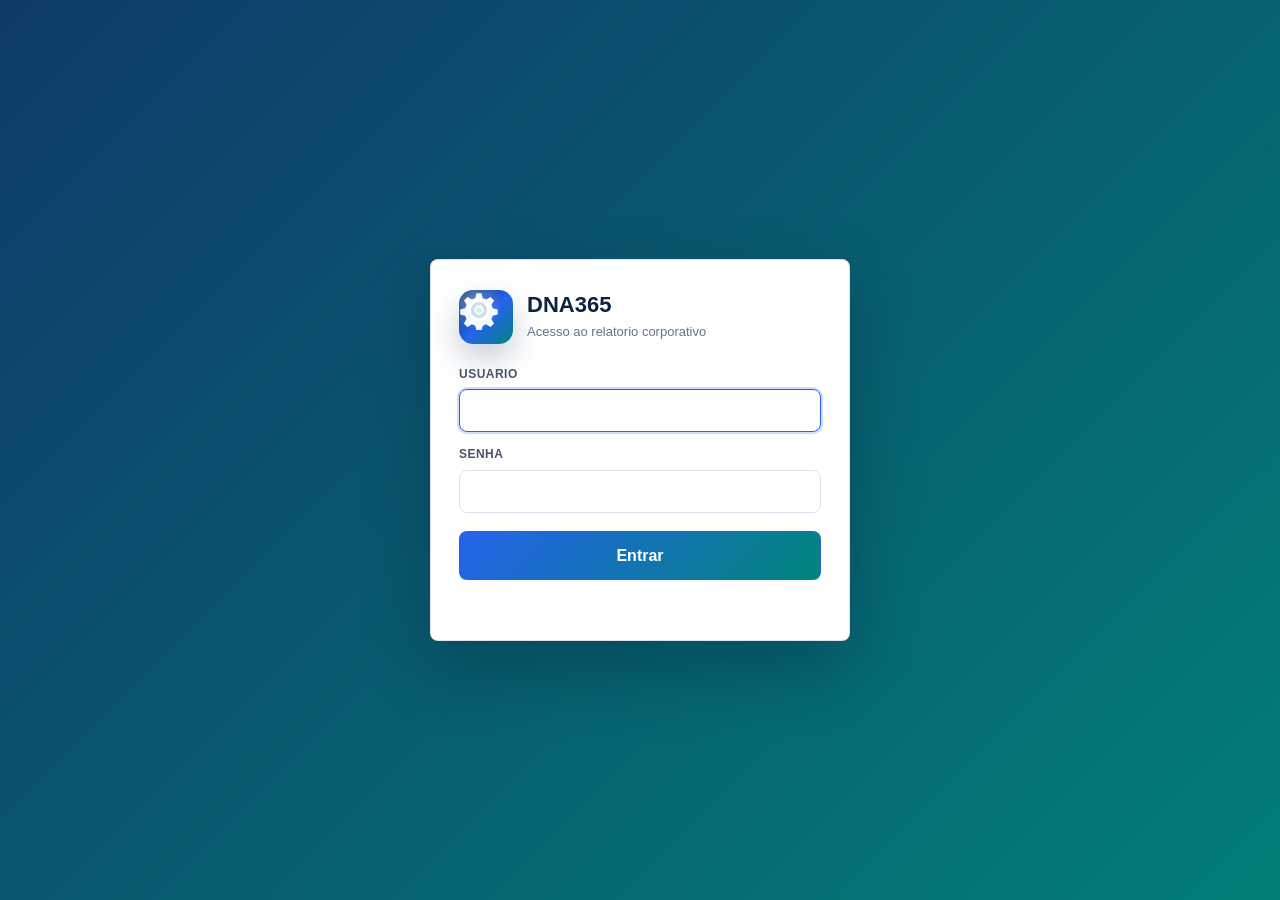
<file: 08_ia.html>
<!doctype html>
<html lang="pt-BR">
<head>
  <meta charset="utf-8">
  <meta name="viewport" content="width=device-width, initial-scale=1">
  <title>Análise de IA | Análise de Óleo</title>
  <link rel="stylesheet" href="assets/report.css">
  
  <script defer src="assets/report_data.js"></script>
  <script defer src="assets/report.js"></script>
</head>
<body class="auth-locked">
  <section class="auth-screen" aria-label="Login">
    <div class="auth-card">
      <div class="auth-brand">
        <span class="auth-mark" aria-hidden="true">
          <svg viewBox="0 0 64 64">
            <path class="gear-teeth" d="M28 5h8l2 8a21.8 21.8 0 0 1 5.4 2.2l7.1-4.2 5.6 5.6-4.2 7.1A22 22 0 0 1 54 29l8 2v8l-8 2a22 22 0 0 1-2.2 5.3l4.2 7.1-5.6 5.6-7.1-4.2A21.8 21.8 0 0 1 38 57l-2 8h-8l-2-8a21.8 21.8 0 0 1-5.4-2.2l-7.1 4.2-5.6-5.6 4.2-7.1A22 22 0 0 1 10 41l-8-2v-8l8-2a22 22 0 0 1 2.2-5.3L8 16.6l5.6-5.6 7.1 4.2A21.8 21.8 0 0 1 26 13l2-8Z"/>
            <circle class="gear-ring" cx="32" cy="32" r="15"/>
            <circle class="gear-hub" cx="32" cy="32" r="6"/>
          </svg>
        </span>
        <div>
          <strong>DNA365</strong>
          <span>Acesso ao relatorio corporativo</span>
        </div>
      </div>
      <form class="auth-form" data-login-form>
        <label>Usuario<input data-login-user type="text" autocomplete="username" required></label>
        <label>Senha<input data-login-password type="password" autocomplete="current-password" required></label>
        <button type="submit">Entrar</button>
        <div class="auth-error" data-login-error aria-live="polite"></div>
      </form>
    </div>
  </section>
  <div class="shell">
    <aside class="sidebar">
      <div class="brand">
        <strong>Análise de Óleo</strong>
        <span>Relatório corporativo multi-página</span>
      </div>
      <nav><a href="index.html" class=""><span class="icon"><svg viewBox="0 0 24 24" aria-hidden="true"><path d="M4 13h6V4H4v9Zm0 7h6v-5H4v5Zm10 0h6v-9h-6v9Zm0-16v5h6V4h-6Z"/></svg></span>Módulos</a><a href="01_analise_oleo.html" class=""><span class="icon"><svg viewBox="0 0 24 24" aria-hidden="true"><path d="M9 3h6v2l-1 1v4l5 8a2 2 0 0 1-1.7 3H6.7A2 2 0 0 1 5 18l5-8V6L9 5V3Zm2.5 9-3.8 6.2h8.6L12.5 12h-1Z"/></svg></span>Análise de óleo</a><a href="03_carteira.html" class=""><span class="icon"><svg viewBox="0 0 24 24" aria-hidden="true"><path d="M3 7h18v13H3V7Zm4-4h10l2 4H5l2-4Z"/></svg></span>Carteira e sites</a><a href="04_fluidos.html" class=""><span class="icon"><svg viewBox="0 0 24 24" aria-hidden="true"><path d="M12 2s6 6.5 6 11a6 6 0 0 1-12 0c0-4.5 6-11 6-11Zm-3 11a3 3 0 0 0 6 0h-2a1 1 0 0 1-2 0H9Z"/></svg></span>Análise dos fluidos</a><a href="05_ativos.html" class=""><span class="icon"><svg viewBox="0 0 24 24" aria-hidden="true"><path d="M12 3 3 8l9 5 9-5-9-5Zm-7 8v6l7 4 7-4v-6l-7 4-7-4Z"/></svg></span>Ativos críticos</a><a href="06_diagnosticos.html" class=""><span class="icon"><svg viewBox="0 0 24 24" aria-hidden="true"><path d="M9 3h6v2l-1 1v4l5 8a2 2 0 0 1-1.7 3H6.7A2 2 0 0 1 5 18l5-8V6L9 5V3Zm2.5 9-3.8 6.2h8.6L12.5 12h-1Z"/></svg></span>Diagnósticos laboratoriais</a><a href="07_tendencias.html" class=""><span class="icon"><svg viewBox="0 0 24 24" aria-hidden="true"><path d="M4 18h16v2H4V18Zm1-3 4-4 3 3 6-8 2 1.5-7.7 10.2-3.2-3.2-2.7 2.7L5 15Z"/></svg></span>Tendências</a><a href="08_ia.html" class="active"><span class="icon"><svg viewBox="0 0 24 24" aria-hidden="true"><path d="M12 2a3 3 0 0 1 3 3v1h1a4 4 0 0 1 4 4v4a4 4 0 0 1-4 4h-1v1a3 3 0 0 1-6 0v-1H8a4 4 0 0 1-4-4v-4a4 4 0 0 1 4-4h1V5a3 3 0 0 1 3-3Zm-4 8v4h8v-4H8Zm1.5 1.5h2v1h-2v-1Zm3 0h2v1h-2v-1Z"/></svg></span>Análise de IA</a><a href="09_apendice.html" class=""><span class="icon"><svg viewBox="0 0 24 24" aria-hidden="true"><path d="M6 3h9l3 3v15H6V3Zm8 1.5V7h2.5L14 4.5ZM8 10h8v1.6H8V10Zm0 4h8v1.6H8V14Z"/></svg></span>Apêndice técnico</a></nav>
      <div class="meta">
        <p><b>Desenvolvido por:</b><br>DNA365</p>
        <p><b>Fonte de dados:</b><br>Sistema da SOTREQ</p>
        <p><b>Email comercial:</b><br><a href="mailto:ronirjesus@gmail.com">ronirjesus@gmail.com</a></p>
        <p><b>Gerado em:</b><br>23/05/2026</p>
      </div>
      <button type="button" class="logout-button" data-logout>Sair</button>
    </aside>
    <main>
      <header class="page-head">
        <h1>Análise de IA</h1>
        <p class="lead">Priorização assistida por IA, clusters de risco e recomendações de follow-up.</p>
      </header>
      
      <section class="page-filters" data-page-filter>
        <div class="filter-title"><span class="icon"><svg viewBox="0 0 24 24" aria-hidden="true"><path d="M4 5h16l-6 7v5l-4 2v-7L4 5Z"/></svg></span>Filtros da página</div>
        <div class="filter-controls">
          <label class="field">Saúde<select data-page-health><option value="">Todas</option></select></label>
          <label class="field">Site<select data-page-site><option value="">Todos</option></select></label>
          <label class="field">Status<select data-page-status><option value="">Todos</option></select></label>
          <button type="button" data-clear-filters><span class="icon"><svg viewBox="0 0 24 24" aria-hidden="true"><path d="M4 5h16l-6 7v5l-4 2v-7L4 5Z"/></svg></span>Limpar filtros</button>
        </div>
      </section>
    
      
    <section class="grid grid-3">
      
    <section class="kpi ">
      <span><span class="icon"><svg viewBox="0 0 24 24" aria-hidden="true"><path d="M12 3 3 8l9 5 9-5-9-5Zm-7 8v6l7 4 7-4v-6l-7 4-7-4Z"/></svg></span>Pares priorizados pela IA</span>
      <strong>298</strong>
      <small>último resultado por ativo-componente</small>
    </section>
    
      
    <section class="kpi ">
      <span><span class="icon"><svg viewBox="0 0 24 24" aria-hidden="true"><path d="M4 18h16v2H4V18Zm1-3 4-4 3 3 6-8 2 1.5-7.7 10.2-3.2-3.2-2.7 2.7L5 15Z"/></svg></span>Score máximo</span>
      <strong>97</strong>
      <small>criticidade composta</small>
    </section>
    
      
    <section class="kpi ">
      <span><span class="icon"><svg viewBox="0 0 24 24" aria-hidden="true"><path d="M4 13h6V4H4v9Zm0 7h6v-5H4v5Zm10 0h6v-9h-6v9Zm0-16v5h6V4h-6Z"/></svg></span>Sinais dominantes</span>
      <strong>5</strong>
      <small>clusters técnicos detectados</small>
    </section>
    
    </section>

    <section class="callout warn">
      Esta página usa uma análise heurística assistida por IA: combina a classificação do laboratório, reincidência histórica, outliers acima do P95 interno e leitura semântica dos textos interpretativos. O resultado serve para priorização corporativa e triagem; a decisão final deve considerar inspeção em campo e limites técnicos do equipamento.
    </section>

    <h2>Clusters de risco por sinal dominante</h2>
    <section class="grid grid-2">
      <div class="panel">
        <h3>Distribuição dos sinais</h3>
        <div class="bar-list">
            <div class="bar-row has-tip" data-tooltip="Partículas / limpeza: 150 pares (50,3%)">
              <div class="bar-label">Partículas / limpeza</div>
              <div class="bar-track"><span style="width:100.00%"></span></div>
              <div class="bar-value">150</div>
            </div>
            
            <div class="bar-row has-tip" data-tooltip="Sem sinal dominante: 70 pares (23,5%)">
              <div class="bar-label">Sem sinal dominante</div>
              <div class="bar-track"><span style="width:46.67%"></span></div>
              <div class="bar-value">70</div>
            </div>
            
            <div class="bar-row has-tip" data-tooltip="Desgaste metálico: 37 pares (12,4%)">
              <div class="bar-label">Desgaste metálico</div>
              <div class="bar-track"><span style="width:24.67%"></span></div>
              <div class="bar-value">37</div>
            </div>
            
            <div class="bar-row has-tip" data-tooltip="Água / umidade: 31 pares (10,4%)">
              <div class="bar-label">Água / umidade</div>
              <div class="bar-track"><span style="width:20.67%"></span></div>
              <div class="bar-value">31</div>
            </div>
            
            <div class="bar-row has-tip" data-tooltip="Viscosidade: 10 pares (3,4%)">
              <div class="bar-label">Viscosidade</div>
              <div class="bar-track"><span style="width:6.67%"></span></div>
              <div class="bar-value">10</div>
            </div>
            </div>
      </div>
      <div class="panel">
        <h3>Resumo por cluster</h3>
        <div class="table-wrap " data-table-wrap><table><thead><tr><th>Sinal dominante</th><th>Pares</th><th>Ações_históricas</th><th>Score médio</th></tr></thead><tbody><tr><td>Partículas / limpeza</td><td>150</td><td>83</td><td>43</td></tr><tr><td>Sem sinal dominante</td><td>70</td><td>36</td><td>27</td></tr><tr><td>Desgaste metálico</td><td>37</td><td>15</td><td>27</td></tr><tr><td>Água / umidade</td><td>31</td><td>38</td><td>55</td></tr><tr><td>Viscosidade</td><td>10</td><td>15</td><td>59</td></tr></tbody></table></div>
      </div>
    </section>

    <h2>Lista priorizada para follow-up</h2>
    <div class="table-wrap " data-table-wrap><table><thead><tr><th>Score IA</th><th>Data do laboratório</th><th>Saúde</th><th>ID do recurso</th><th>Componente</th><th>Site de Trabalho</th><th>Amostras</th><th>Ações</th><th>Taxa ação</th><th>Sinal dominante</th><th>Próxima ação sugerida</th></tr></thead><tbody><tr><td>97</td><td>11/12/2025</td><td><span class="badge" style="--badge:#b42318">Ação requerida</span></td><td>512-UH-037</td><td>UNID. HID. VÁLVULA DESCARGA CALCINADO QUENTE</td><td>4_REDUCAO / ANGLO AMERICAN BARRO ALTO INDUSTRIAL</td><td>9</td><td>6</td><td>66,7%</td><td>Partículas / limpeza</td><td>Executar filtragem, revisar respiros/vedações e confirmar meta ISO do compartimento.</td></tr><tr><td>96</td><td>11/09/2025</td><td><span class="badge" style="--badge:#b42318">Ação requerida</span></td><td>412-FC-001-B1-M4</td><td>MANCAL 4 BASE 1</td><td>4_AABA / ANGLO AMERICAN</td><td>6</td><td>6</td><td>100,0%</td><td>Partículas / limpeza</td><td>Executar filtragem, revisar respiros/vedações e confirmar meta ISO do compartimento.</td></tr><tr><td>90</td><td>11/09/2025</td><td><span class="badge" style="--badge:#b42318">Ação requerida</span></td><td>641-UH-001</td><td>UNID. HID. PRÉ-AQUECEDOR VERTICAL</td><td>4_AABA / ANGLO AMERICAN</td><td>9</td><td>3</td><td>33,3%</td><td>Viscosidade</td><td>Confirmar fluido aplicado, mistura e condição térmica; corrigir viscosidade ou trocar óleo.</td></tr><tr><td>89</td><td>23/06/2025</td><td><span class="badge" style="--badge:#b42318">Ação requerida</span></td><td>641-UH-001A</td><td>UNID. HID. VÁLVULA GAVETA MANUT. PANELAS</td><td>4_REFINO / ANGLO AMERICAN BARRO ALTO INDUSTRIAL</td><td>7</td><td>3</td><td>42,9%</td><td>Água / umidade</td><td>Verificar vedações, fonte de água, tratar ou substituir óleo e reamostrar.</td></tr><tr><td>88</td><td>29/01/2026</td><td><span class="badge" style="--badge:#b42318">Ação requerida</span></td><td>412-FC-001-B2-M4</td><td>MANCAL 4, BASE 2</td><td>4_AABA / ANGLO AMERICAN</td><td>4</td><td>3</td><td>75,0%</td><td>Partículas / limpeza</td><td>Executar filtragem, revisar respiros/vedações e confirmar meta ISO do compartimento.</td></tr><tr><td>86</td><td>08/05/2025</td><td><span class="badge" style="--badge:#b42318">Ação requerida</span></td><td>771-UH-003</td><td>CLASSIFICADOR</td><td>4_PULVERIZACAO / ANGLO AMERICAN BARRO ALTO INDUSTRIAL</td><td>7</td><td>3</td><td>42,9%</td><td>Desgaste metálico</td><td>Inspecionar componente, ruído/vibração/carga e correlacionar com tendência de metais.</td></tr><tr><td>85</td><td>11/12/2025</td><td><span class="badge" style="--badge:#b7791f">Componente do Monitor</span></td><td>512-BH-003</td><td>RESERV. UNID. HID. - PERFURATRIZES FORNO 2</td><td>4_REDUCAO / ANGLO AMERICAN BARRO ALTO INDUSTRIAL</td><td>13</td><td>7</td><td>53,8%</td><td>Viscosidade</td><td>Confirmar fluido aplicado, mistura e condição térmica; corrigir viscosidade ou trocar óleo.</td></tr><tr><td>85</td><td>11/09/2025</td><td><span class="badge" style="--badge:#b42318">Ação requerida</span></td><td>412-FC-001-B1-M2</td><td>MANCAL 2 BASE 1</td><td>4_AABA / ANGLO AMERICAN</td><td>5</td><td>5</td><td>100,0%</td><td>Partículas / limpeza</td><td>Executar filtragem, revisar respiros/vedações e confirmar meta ISO do compartimento.</td></tr><tr><td>84</td><td>07/03/2024</td><td><span class="badge" style="--badge:#b42318">Ação requerida</span></td><td>511-UH-001</td><td>HIDRÁULICO</td><td>4_BARRO ALTO GOIAS / ANGLO AMERICAN</td><td>4</td><td>4</td><td>100,0%</td><td>Água / umidade</td><td>Verificar vedações, fonte de água, tratar ou substituir óleo e reamostrar.</td></tr><tr><td>84</td><td>23/06/2025</td><td><span class="badge" style="--badge:#b42318">Ação requerida</span></td><td>641-UH-001B</td><td>UNID. HID. VÁLVULA GAVETA TANQUE DE GRANULAÇÃO</td><td>4_REFINO / ANGLO AMERICAN BARRO ALTO INDUSTRIAL</td><td>6</td><td>3</td><td>50,0%</td><td>Água / umidade</td><td>Verificar vedações, fonte de água, tratar ou substituir óleo e reamostrar.</td></tr><tr><td>83</td><td>18/09/2025</td><td><span class="badge" style="--badge:#b42318">Ação requerida</span></td><td>321-MS-002BMC12A</td><td>MANCAL BRITADOR SECUNDÁRIO</td><td>4_PREPARAÇÃO DE CARGA / ANGLO AMERICAN BARRO ALTO INDUSTRIAL</td><td>3</td><td>3</td><td>100,0%</td><td>Partículas / limpeza</td><td>Executar filtragem, revisar respiros/vedações e confirmar meta ISO do compartimento.</td></tr><tr><td>83</td><td>13/11/2025</td><td><span class="badge" style="--badge:#b42318">Ação requerida</span></td><td>431-TC-002</td><td>REDUTOR TC - RD0097</td><td>4_CALCINAÇÃO / ANGLO AMERICAN BARRO ALTO INDUSTRIAL</td><td>3</td><td>3</td><td>100,0%</td><td>Partículas / limpeza</td><td>Executar filtragem, revisar respiros/vedações e confirmar meta ISO do compartimento.</td></tr><tr><td>83</td><td>11/12/2025</td><td><span class="badge" style="--badge:#b42318">Ação requerida</span></td><td>522-UH-001</td><td>UNIDADE HIDRÁULICA DESCARGA DO CALCINADO</td><td>4_REDUCAO / ANGLO AMERICAN BARRO ALTO INDUSTRIAL</td><td>9</td><td>4</td><td>44,4%</td><td>Água / umidade</td><td>Verificar vedações, fonte de água, tratar ou substituir óleo e reamostrar.</td></tr><tr><td>80</td><td>11/09/2025</td><td><span class="badge" style="--badge:#b42318">Ação requerida</span></td><td>412-FC-001-B2-M1</td><td>MANCAL 1 BASE 2</td><td>4_AABA / ANGLO AMERICAN</td><td>4</td><td>3</td><td>75,0%</td><td>Partículas / limpeza</td><td>Executar filtragem, revisar respiros/vedações e confirmar meta ISO do compartimento.</td></tr><tr><td>79</td><td>30/12/2025</td><td><span class="badge" style="--badge:#b42318">Ação requerida</span></td><td>411-FC-001-B2-M4</td><td>MANCAL 4, BASE 2</td><td>4_AABA / ANGLO AMERICAN</td><td>4</td><td>4</td><td>100,0%</td><td>Partículas / limpeza</td><td>Executar filtragem, revisar respiros/vedações e confirmar meta ISO do compartimento.</td></tr><tr><td>79</td><td>18/09/2025</td><td><span class="badge" style="--badge:#b42318">Ação requerida</span></td><td>321-MS-002B</td><td>CAIXA DE TRANSMISSÃO</td><td>4_PREPARAÇÃO DE CARGA / ANGLO AMERICAN BARRO ALTO INDUSTRIAL</td><td>3</td><td>2</td><td>66,7%</td><td>Partículas / limpeza</td><td>Executar filtragem, revisar respiros/vedações e confirmar meta ISO do compartimento.</td></tr><tr><td>77</td><td>28/03/2025</td><td><span class="badge" style="--badge:#b42318">Ação requerida</span></td><td>321-MS-001</td><td>CAIXA DE TRANSMISSÃO</td><td>4_PREPARAÇÃO DE CARGA / ANGLO AMERICAN BARRO ALTO INDUSTRIAL</td><td>2</td><td>2</td><td>100,0%</td><td>Desgaste metálico</td><td>Inspecionar componente, ruído/vibração/carga e correlacionar com tendência de metais.</td></tr><tr><td>76</td><td>18/09/2025</td><td><span class="badge" style="--badge:#b42318">Ação requerida</span></td><td>321-MS-001MC17</td><td>MANCAL BRITADOR PRIMÁRIO - MC17</td><td>4_PREPARAÇÃO DE CARGA / ANGLO AMERICAN BARRO ALTO INDUSTRIAL</td><td>1</td><td>1</td><td>100,0%</td><td>Partículas / limpeza</td><td>Executar filtragem, revisar respiros/vedações e confirmar meta ISO do compartimento.</td></tr><tr><td>76</td><td>03/07/2025</td><td><span class="badge" style="--badge:#b42318">Ação requerida</span></td><td>412-FC-001-B3-M4</td><td>MANCAL 4, BASE 2</td><td>4_AABA / ANGLO AMERICAN</td><td>1</td><td>1</td><td>100,0%</td><td>Partículas / limpeza</td><td>Executar filtragem, revisar respiros/vedações e confirmar meta ISO do compartimento.</td></tr><tr><td>73</td><td>18/09/2025</td><td><span class="badge" style="--badge:#b42318">Ação requerida</span></td><td>321-MS-001</td><td>CAIXA DE TRANSMISSÃO - BRITADOR PRIMÁRIO</td><td>4_PREPARAÇÃO DE CARGA / ANGLO AMERICAN BARRO ALTO INDUSTRIAL</td><td>2</td><td>1</td><td>50,0%</td><td>Partículas / limpeza</td><td>Executar filtragem, revisar respiros/vedações e confirmar meta ISO do compartimento.</td></tr><tr><td>73</td><td>30/06/2025</td><td><span class="badge" style="--badge:#b42318">Ação requerida</span></td><td>354-AC-001A</td><td>REDUTOR AC - RD0074</td><td>4_PREPARAÇÃO DE CARGA / ANGLO AMERICAN BARRO ALTO INDUSTRIAL</td><td>2</td><td>1</td><td>50,0%</td><td>Partículas / limpeza</td><td>Executar filtragem, revisar respiros/vedações e confirmar meta ISO do compartimento.</td></tr><tr><td>73</td><td>07/03/2024</td><td><span class="badge" style="--badge:#b42318">Ação requerida</span></td><td>511-UH-037</td><td>HIDRÁULICO</td><td>4_BARRO ALTO GOIAS / ANGLO AMERICAN</td><td>3</td><td>3</td><td>100,0%</td><td>Partículas / limpeza</td><td>Executar filtragem, revisar respiros/vedações e confirmar meta ISO do compartimento.</td></tr><tr><td>73</td><td>18/09/2025</td><td><span class="badge" style="--badge:#b42318">Ação requerida</span></td><td>321-MS-002BMC12B</td><td>MANCAL BRITADOR SECUNDÁRIO</td><td>4_PREPARAÇÃO DE CARGA / ANGLO AMERICAN BARRO ALTO INDUSTRIAL</td><td>3</td><td>3</td><td>100,0%</td><td>Água / umidade</td><td>Verificar vedações, fonte de água, tratar ou substituir óleo e reamostrar.</td></tr><tr><td>72</td><td>20/08/2024</td><td><span class="badge" style="--badge:#b42318">Ação requerida</span></td><td>411-FC-001</td><td>MANCAL 1 BASE 1</td><td>4_AABA / ANGLO AMERICAN</td><td>2</td><td>2</td><td>100,0%</td><td>Partículas / limpeza</td><td>Executar filtragem, revisar respiros/vedações e confirmar meta ISO do compartimento.</td></tr><tr><td>71</td><td>19/05/2025</td><td><span class="badge" style="--badge:#b42318">Ação requerida</span></td><td>321-AS-002</td><td>PLANETARIO</td><td>4_AABA / ANGLO AMERICAN</td><td>1</td><td>1</td><td>100,0%</td><td>Partículas / limpeza</td><td>Executar filtragem, revisar respiros/vedações e confirmar meta ISO do compartimento.</td></tr></tbody></table></div>

    <h2>Como interpretar o score</h2>
    <section class="panel">
      <ul class="recommendations">
        <li>Score alto por "Ação requerida" indica urgência operacional ou necessidade de comprovação de ação já executada.</li>
        <li>Score alto por reincidência indica ativo com problema recorrente ou ciclo de manutenção/filtragem insuficiente.</li>
        <li>Score alto por P95 indica leitura extrema dentro da própria carteira, útil quando não há limite OEM no arquivo.</li>
        <li>Registros "Não Interpretado" mantêm peso intermediário porque podem esconder criticidade ainda não formalizada no laudo.</li>
      </ul>
    </section>
    
      <p class="foot">Relatório gerado automaticamente a partir do workbook original. Indicadores laboratoriais sem limites OEM foram avaliados por classificação do laboratório, recorrência e posição relativa na amostra. <span class="dna365">Desenvolvido pelo time da DNA365.</span></p>
    </main>
  </div>
</body>
</html>
</file>
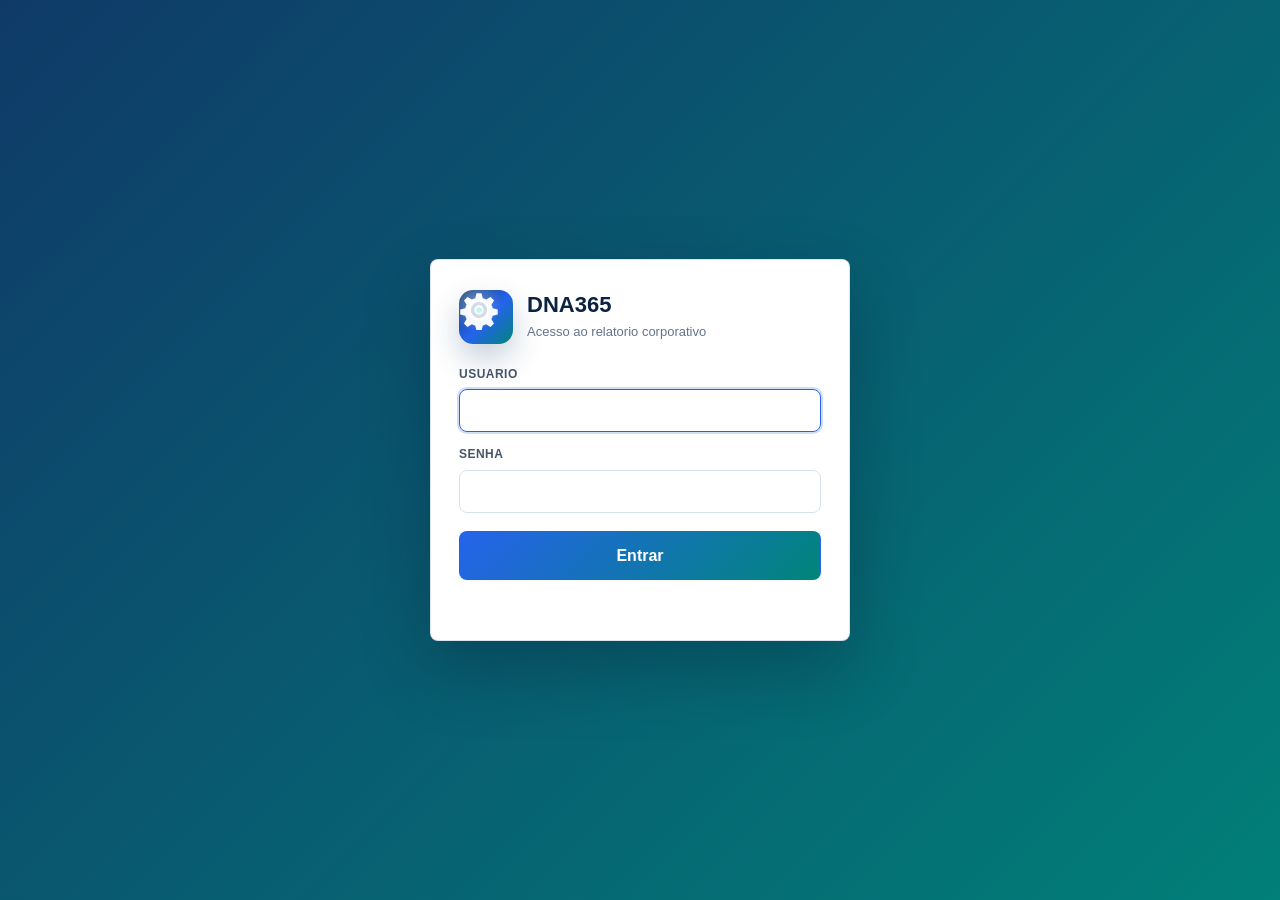
<file: 09_apendice.html>
<!doctype html>
<html lang="pt-BR">
<head>
  <meta charset="utf-8">
  <meta name="viewport" content="width=device-width, initial-scale=1">
  <title>Apêndice técnico | Análise de Óleo</title>
  <link rel="stylesheet" href="assets/report.css">
  
  <script defer src="assets/report_data.js"></script>
  <script defer src="assets/report.js"></script>
</head>
<body class="auth-locked">
  <section class="auth-screen" aria-label="Login">
    <div class="auth-card">
      <div class="auth-brand">
        <span class="auth-mark" aria-hidden="true">
          <svg viewBox="0 0 64 64">
            <path class="gear-teeth" d="M28 5h8l2 8a21.8 21.8 0 0 1 5.4 2.2l7.1-4.2 5.6 5.6-4.2 7.1A22 22 0 0 1 54 29l8 2v8l-8 2a22 22 0 0 1-2.2 5.3l4.2 7.1-5.6 5.6-7.1-4.2A21.8 21.8 0 0 1 38 57l-2 8h-8l-2-8a21.8 21.8 0 0 1-5.4-2.2l-7.1 4.2-5.6-5.6 4.2-7.1A22 22 0 0 1 10 41l-8-2v-8l8-2a22 22 0 0 1 2.2-5.3L8 16.6l5.6-5.6 7.1 4.2A21.8 21.8 0 0 1 26 13l2-8Z"/>
            <circle class="gear-ring" cx="32" cy="32" r="15"/>
            <circle class="gear-hub" cx="32" cy="32" r="6"/>
          </svg>
        </span>
        <div>
          <strong>DNA365</strong>
          <span>Acesso ao relatorio corporativo</span>
        </div>
      </div>
      <form class="auth-form" data-login-form>
        <label>Usuario<input data-login-user type="text" autocomplete="username" required></label>
        <label>Senha<input data-login-password type="password" autocomplete="current-password" required></label>
        <button type="submit">Entrar</button>
        <div class="auth-error" data-login-error aria-live="polite"></div>
      </form>
    </div>
  </section>
  <div class="shell">
    <aside class="sidebar">
      <div class="brand">
        <strong>Análise de Óleo</strong>
        <span>Relatório corporativo multi-página</span>
      </div>
      <nav><a href="index.html" class=""><span class="icon"><svg viewBox="0 0 24 24" aria-hidden="true"><path d="M4 13h6V4H4v9Zm0 7h6v-5H4v5Zm10 0h6v-9h-6v9Zm0-16v5h6V4h-6Z"/></svg></span>Módulos</a><a href="01_analise_oleo.html" class=""><span class="icon"><svg viewBox="0 0 24 24" aria-hidden="true"><path d="M9 3h6v2l-1 1v4l5 8a2 2 0 0 1-1.7 3H6.7A2 2 0 0 1 5 18l5-8V6L9 5V3Zm2.5 9-3.8 6.2h8.6L12.5 12h-1Z"/></svg></span>Análise de óleo</a><a href="03_carteira.html" class=""><span class="icon"><svg viewBox="0 0 24 24" aria-hidden="true"><path d="M3 7h18v13H3V7Zm4-4h10l2 4H5l2-4Z"/></svg></span>Carteira e sites</a><a href="04_fluidos.html" class=""><span class="icon"><svg viewBox="0 0 24 24" aria-hidden="true"><path d="M12 2s6 6.5 6 11a6 6 0 0 1-12 0c0-4.5 6-11 6-11Zm-3 11a3 3 0 0 0 6 0h-2a1 1 0 0 1-2 0H9Z"/></svg></span>Análise dos fluidos</a><a href="05_ativos.html" class=""><span class="icon"><svg viewBox="0 0 24 24" aria-hidden="true"><path d="M12 3 3 8l9 5 9-5-9-5Zm-7 8v6l7 4 7-4v-6l-7 4-7-4Z"/></svg></span>Ativos críticos</a><a href="06_diagnosticos.html" class=""><span class="icon"><svg viewBox="0 0 24 24" aria-hidden="true"><path d="M9 3h6v2l-1 1v4l5 8a2 2 0 0 1-1.7 3H6.7A2 2 0 0 1 5 18l5-8V6L9 5V3Zm2.5 9-3.8 6.2h8.6L12.5 12h-1Z"/></svg></span>Diagnósticos laboratoriais</a><a href="07_tendencias.html" class=""><span class="icon"><svg viewBox="0 0 24 24" aria-hidden="true"><path d="M4 18h16v2H4V18Zm1-3 4-4 3 3 6-8 2 1.5-7.7 10.2-3.2-3.2-2.7 2.7L5 15Z"/></svg></span>Tendências</a><a href="08_ia.html" class=""><span class="icon"><svg viewBox="0 0 24 24" aria-hidden="true"><path d="M12 2a3 3 0 0 1 3 3v1h1a4 4 0 0 1 4 4v4a4 4 0 0 1-4 4h-1v1a3 3 0 0 1-6 0v-1H8a4 4 0 0 1-4-4v-4a4 4 0 0 1 4-4h1V5a3 3 0 0 1 3-3Zm-4 8v4h8v-4H8Zm1.5 1.5h2v1h-2v-1Zm3 0h2v1h-2v-1Z"/></svg></span>Análise de IA</a><a href="09_apendice.html" class="active"><span class="icon"><svg viewBox="0 0 24 24" aria-hidden="true"><path d="M6 3h9l3 3v15H6V3Zm8 1.5V7h2.5L14 4.5ZM8 10h8v1.6H8V10Zm0 4h8v1.6H8V14Z"/></svg></span>Apêndice técnico</a></nav>
      <div class="meta">
        <p><b>Desenvolvido por:</b><br>DNA365</p>
        <p><b>Fonte de dados:</b><br>Sistema da SOTREQ</p>
        <p><b>Email comercial:</b><br><a href="mailto:ronirjesus@gmail.com">ronirjesus@gmail.com</a></p>
        <p><b>Gerado em:</b><br>23/05/2026</p>
      </div>
      <button type="button" class="logout-button" data-logout>Sair</button>
    </aside>
    <main>
      <header class="page-head">
        <h1>Apêndice técnico</h1>
        <p class="lead">Metodologia, estrutura da base e premissas de interpretação.</p>
      </header>
      
      <section class="page-filters" data-page-filter>
        <div class="filter-title"><span class="icon"><svg viewBox="0 0 24 24" aria-hidden="true"><path d="M4 5h16l-6 7v5l-4 2v-7L4 5Z"/></svg></span>Filtros da página</div>
        <div class="filter-controls">
          <label class="field">Saúde<select data-page-health><option value="">Todas</option></select></label>
          <label class="field">Site<select data-page-site><option value="">Todos</option></select></label>
          <label class="field">Status<select data-page-status><option value="">Todos</option></select></label>
          <button type="button" data-clear-filters><span class="icon"><svg viewBox="0 0 24 24" aria-hidden="true"><path d="M4 5h16l-6 7v5l-4 2v-7L4 5Z"/></svg></span>Limpar filtros</button>
        </div>
      </section>
    
      
    <h2>Escopo e metodologia</h2>
    <section class="panel">
      <p>O relatório remove a primeira linha vazia de cada aba e considera como registro útil toda linha com "Nº do laboratório" preenchido. A aba OIL é a base analítica principal porque contém os resultados laboratoriais; a aba OTHER tem apenas um registro e não possui os indicadores físico-químicos e de desgaste.</p>
      <p>A criticidade foi organizada pela classificação "Saúde" do laboratório. Para ranking técnico adicional foram utilizados recorrência, último resultado disponível, textos interpretativos e percentis internos dos indicadores medidos.</p>
    </section>

    <h2>Estrutura do workbook</h2>
    <div class="table-wrap " data-table-wrap><table><thead><tr><th>Aba</th><th>Registros úteis</th><th>Colunas</th></tr></thead><tbody><tr><td>OIL</td><td>904</td><td>291</td></tr><tr><td>OTHER</td><td>1</td><td>34</td></tr></tbody></table></div>

    <h2>Cobertura dos campos principais</h2>
    <div class="table-wrap " data-table-wrap><table><thead><tr><th>Campo</th><th>Preenchidos</th><th>Cobertura</th></tr></thead><tbody><tr><td>Saúde</td><td>904</td><td>100,0%</td></tr><tr><td>Nº do laboratório</td><td>904</td><td>100,0%</td></tr><tr><td>Data do laboratório</td><td>904</td><td>100,0%</td></tr><tr><td>Data da amostra</td><td>904</td><td>100,0%</td></tr><tr><td>ID do recurso</td><td>904</td><td>100,0%</td></tr><tr><td>Componente</td><td>904</td><td>100,0%</td></tr><tr><td>Site de Trabalho</td><td>904</td><td>100,0%</td></tr><tr><td>Fluid Type</td><td>903</td><td>99,9%</td></tr><tr><td>Fluid Weight</td><td>888</td><td>98,2%</td></tr><tr><td>Status</td><td>904</td><td>100,0%</td></tr><tr><td>Interp. Texto</td><td>795</td><td>87,9%</td></tr><tr><td>Fe</td><td>856</td><td>94,7%</td></tr><tr><td>Cu</td><td>856</td><td>94,7%</td></tr><tr><td>Pb</td><td>856</td><td>94,7%</td></tr><tr><td>Sn</td><td>856</td><td>94,7%</td></tr><tr><td>Cr</td><td>845</td><td>93,5%</td></tr><tr><td>Al</td><td>856</td><td>94,7%</td></tr><tr><td>Ni</td><td>844</td><td>93,4%</td></tr><tr><td>Si</td><td>856</td><td>94,7%</td></tr><tr><td>Na</td><td>855</td><td>94,6%</td></tr><tr><td>K</td><td>812</td><td>89,8%</td></tr><tr><td>B</td><td>856</td><td>94,7%</td></tr><tr><td>H2O</td><td>867</td><td>95,9%</td></tr><tr><td>H2O (ppm)</td><td>0</td><td>0,0%</td></tr><tr><td>Water %</td><td>0</td><td>0,0%</td></tr><tr><td>Glycol</td><td>0</td><td>0,0%</td></tr><tr><td>Fuel</td><td>0</td><td>0,0%</td></tr><tr><td>V40</td><td>815</td><td>90,2%</td></tr><tr><td>V100</td><td>190</td><td>21,0%</td></tr><tr><td>TAN</td><td>791</td><td>87,5%</td></tr><tr><td>TBN</td><td>1</td><td>0,1%</td></tr><tr><td>PQI</td><td>17</td><td>1,9%</td></tr><tr><td>ISO</td><td>880</td><td>97,3%</td></tr><tr><td>4µ</td><td>777</td><td>86,0%</td></tr><tr><td>6µ</td><td>777</td><td>86,0%</td></tr><tr><td>14µ</td><td>777</td><td>86,0%</td></tr><tr><td>21µ</td><td>749</td><td>82,9%</td></tr><tr><td>OXI</td><td>821</td><td>90,8%</td></tr><tr><td>NIT</td><td>821</td><td>90,8%</td></tr><tr><td>SUL</td><td>821</td><td>90,8%</td></tr></tbody></table></div>

    <h2>Premissas de leitura</h2>
    <section class="panel">
      <ul class="recommendations">
        <li>Registros sem ID de recurso ou site foram preservados para não reduzir a evidência histórica.</li>
        <li>Valores como "H2O", "HBL" ou "IMPUREZAS" em ISO foram mantidos como texto de diagnóstico visual; somente códigos no padrão 00/00/00 foram usados para leitura ISO numérica.</li>
        <li>Campos duplicados por sufixo, como "Si" e "Si.1", foram mantidos no workbook original; o relatório usa os campos mais consolidados e recorrentes para visão executiva.</li>
        <li>Este relatório não executa diagnóstico de causa raiz final. Ele prioriza a carteira para inspeção, manutenção, filtragem, correção de fluido e reamostragem.</li>
      </ul>
    </section>
    
      <p class="foot">Relatório gerado automaticamente a partir do workbook original. Indicadores laboratoriais sem limites OEM foram avaliados por classificação do laboratório, recorrência e posição relativa na amostra. <span class="dna365">Desenvolvido pelo time da DNA365.</span></p>
    </main>
  </div>
</body>
</html>
</file>
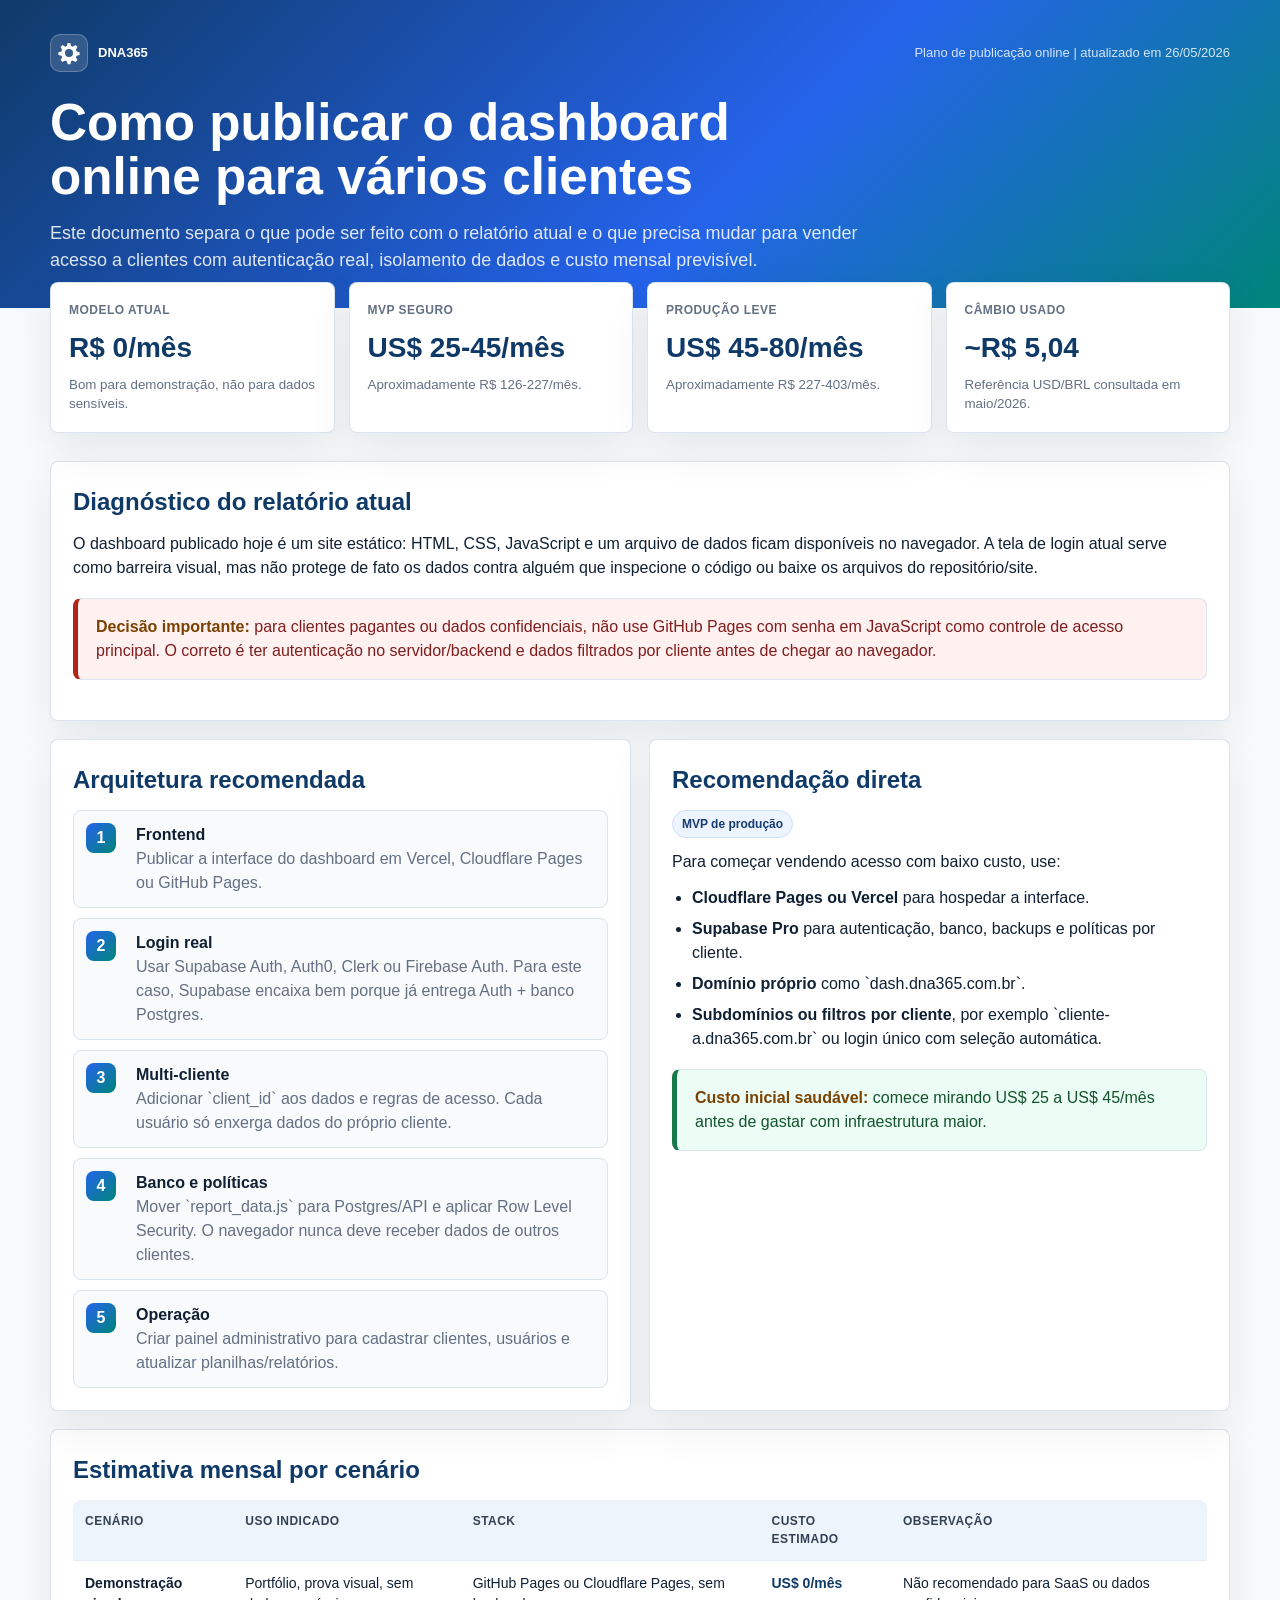
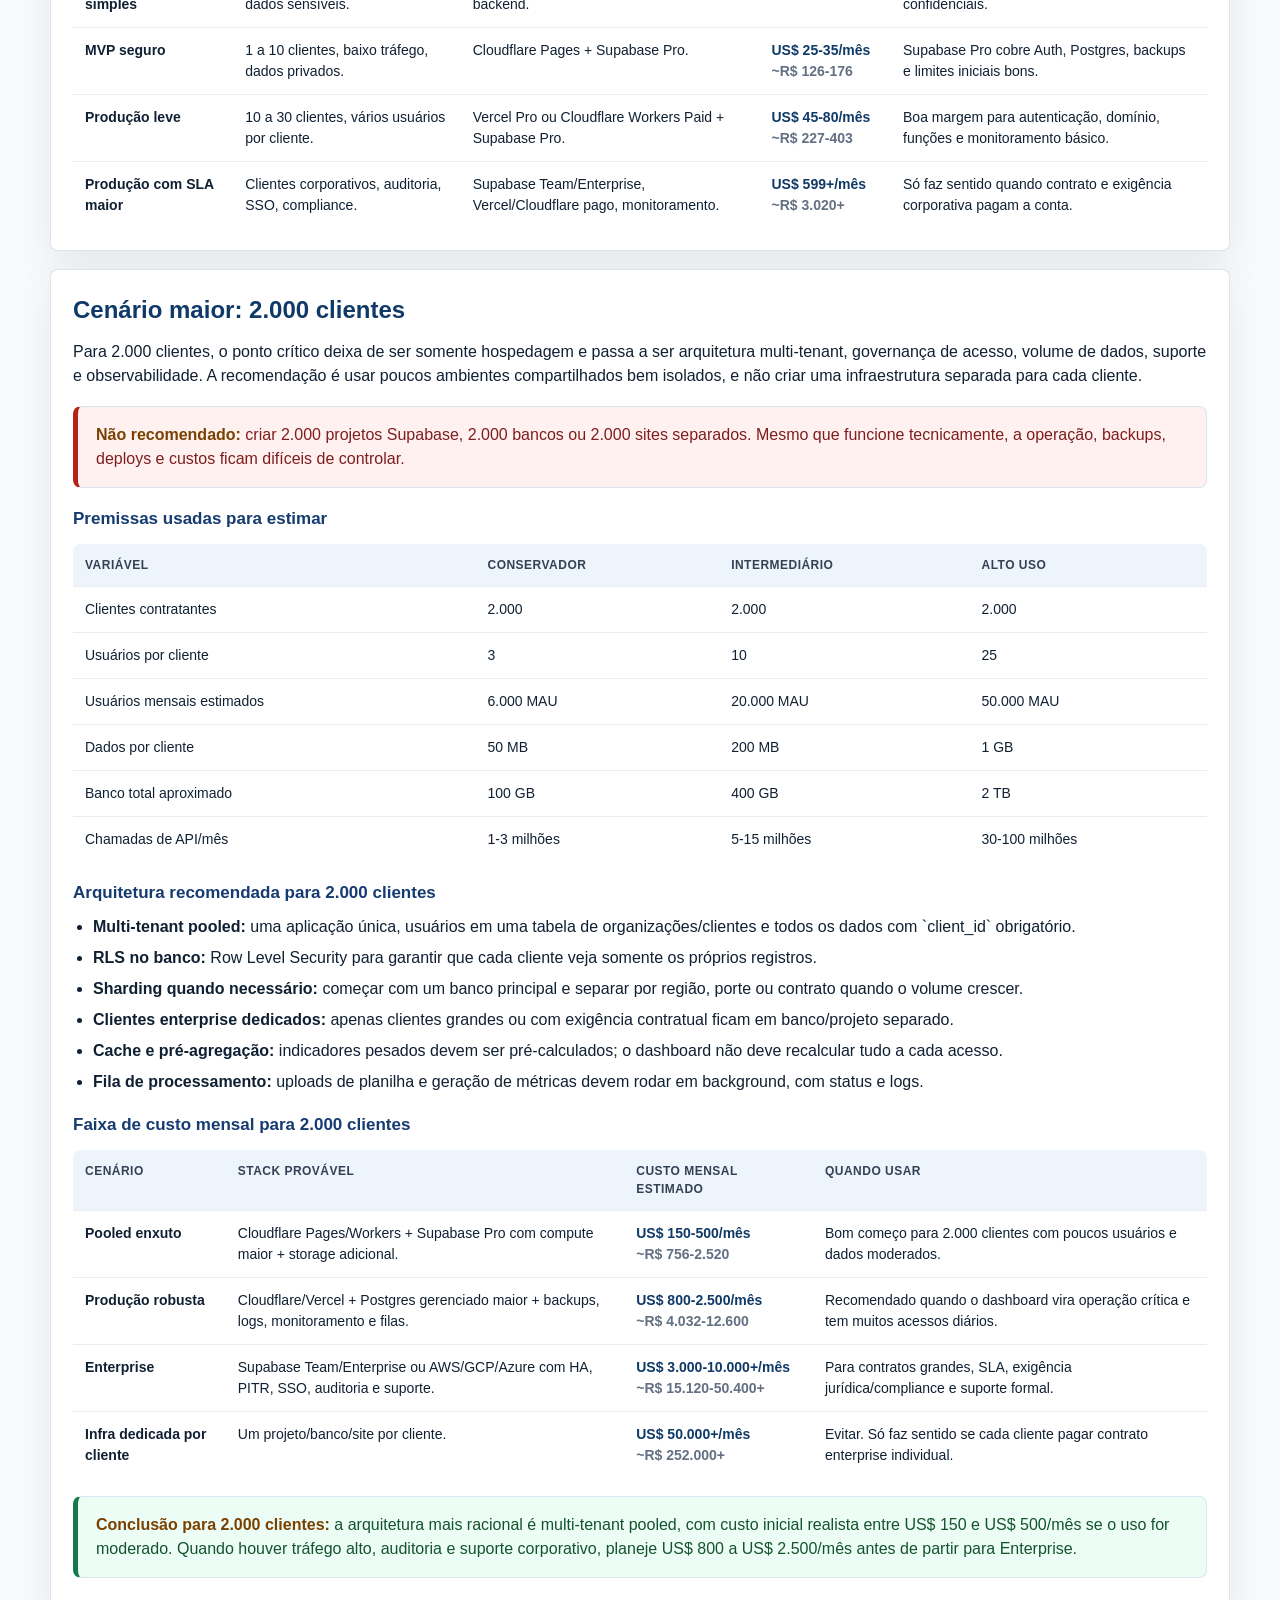
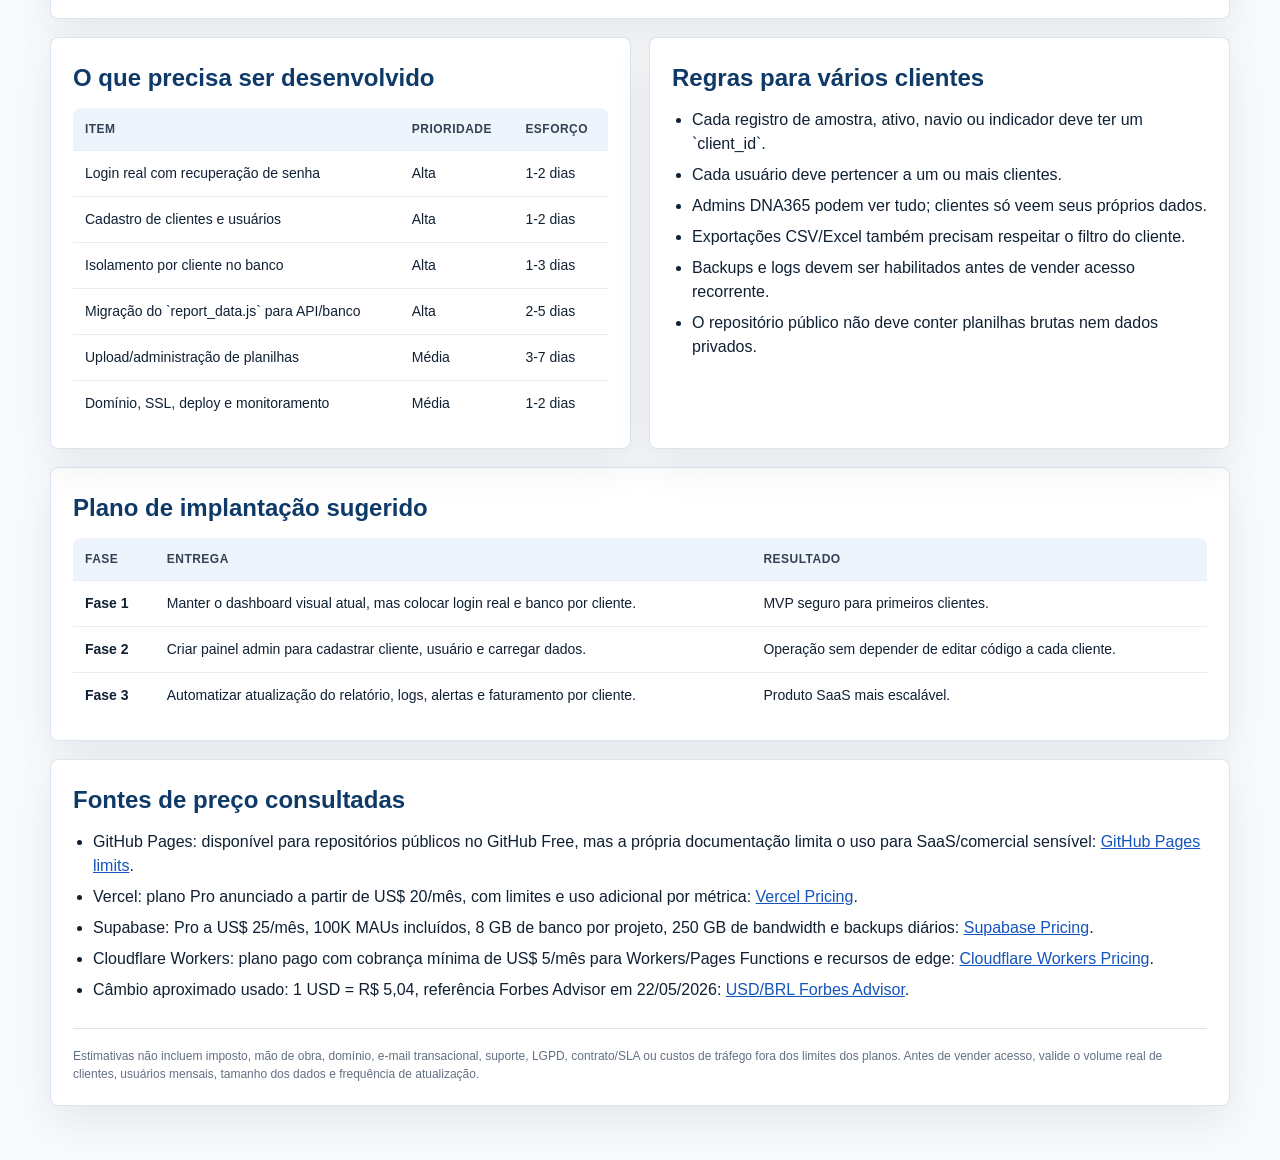
<file: plano_publicacao_dash_clientes.html>
<!doctype html>
<html lang="pt-BR">
<head>
  <meta charset="utf-8">
  <meta name="viewport" content="width=device-width, initial-scale=1">
  <title>Plano de publicação online | DNA365</title>
  <style>
    :root {
      --ink: #102033;
      --muted: #637083;
      --line: #d9e4ef;
      --soft: #f5f8fb;
      --panel: #ffffff;
      --brand: #0f3a68;
      --blue: #2563eb;
      --teal: #00857a;
      --danger: #b42318;
      --warn: #9a5b00;
      --ok: #16794c;
      --shadow: 0 16px 44px rgba(15, 23, 42, .08);
    }
    * { box-sizing: border-box; }
    body {
      margin: 0;
      color: var(--ink);
      background:
        linear-gradient(180deg, #edf5ff 0, #f8fafc 340px),
        #f8fafc;
      font-family: "Segoe UI", Arial, sans-serif;
      line-height: 1.5;
    }
    header {
      background: linear-gradient(135deg, #0f3a68, #2563eb 58%, #00857a);
      color: #fff;
      padding: 34px 24px;
    }
    .wrap { width: min(1180px, calc(100% - 32px)); margin: 0 auto; }
    .topline {
      display: flex;
      justify-content: space-between;
      gap: 16px;
      align-items: center;
      margin-bottom: 24px;
      color: rgba(255,255,255,.82);
      font-size: 13px;
    }
    .brand {
      display: inline-flex;
      align-items: center;
      gap: 10px;
      font-weight: 800;
      color: #fff;
    }
    .gear {
      display: inline-flex;
      width: 38px;
      height: 38px;
      border-radius: 10px;
      align-items: center;
      justify-content: center;
      background: rgba(255,255,255,.14);
      border: 1px solid rgba(255,255,255,.24);
    }
    .gear svg { width: 24px; height: 24px; fill: #fff; }
    h1 {
      margin: 0;
      max-width: 840px;
      font-size: clamp(30px, 4vw, 52px);
      line-height: 1.05;
      letter-spacing: 0;
    }
    .lead {
      max-width: 850px;
      margin: 16px 0 0;
      color: rgba(255,255,255,.86);
      font-size: 18px;
    }
    main { padding: 28px 0 54px; }
    .summary {
      display: grid;
      grid-template-columns: repeat(4, minmax(0, 1fr));
      gap: 14px;
      margin-top: -54px;
      margin-bottom: 28px;
    }
    .metric, .panel, .callout {
      background: var(--panel);
      border: 1px solid rgba(217, 228, 239, .95);
      border-radius: 8px;
      box-shadow: var(--shadow);
    }
    .metric { padding: 18px; min-height: 126px; }
    .metric span { display: block; color: var(--muted); font-size: 12px; text-transform: uppercase; font-weight: 800; letter-spacing: .04em; }
    .metric strong { display: block; margin-top: 8px; font-size: 28px; color: var(--brand); }
    .metric small { display: block; margin-top: 6px; color: var(--muted); }
    .grid { display: grid; gap: 18px; }
    .grid.two { grid-template-columns: minmax(0, 1fr) minmax(0, 1fr); }
    .panel { padding: 22px; }
    h2 { margin: 0 0 12px; color: var(--brand); font-size: 24px; }
    h3 { margin: 18px 0 8px; color: #153b70; font-size: 17px; }
    p { margin: 0 0 12px; }
    ul { margin: 10px 0 0; padding-left: 20px; }
    li { margin: 7px 0; }
    .badge {
      display: inline-flex;
      align-items: center;
      min-height: 26px;
      padding: 4px 9px;
      border-radius: 999px;
      background: #eef4ff;
      color: #153b70;
      border: 1px solid #cfe0fb;
      font-size: 12px;
      font-weight: 800;
    }
    .callout {
      margin: 18px 0;
      padding: 16px 18px;
      border-left: 5px solid var(--warn);
      box-shadow: none;
      background: #fff8eb;
      color: #5d3a00;
    }
    .callout strong { color: #7a4100; }
    .callout.ok { border-left-color: var(--ok); background: #ecfdf5; color: #14532d; }
    .callout.danger { border-left-color: var(--danger); background: #fff1f0; color: #7f1d1d; }
    table {
      width: 100%;
      border-collapse: collapse;
      margin-top: 12px;
      font-size: 14px;
      overflow: hidden;
      border-radius: 8px;
    }
    th, td {
      border-bottom: 1px solid #e6edf5;
      padding: 12px;
      text-align: left;
      vertical-align: top;
    }
    th {
      background: #eef4fb;
      color: #334155;
      font-size: 12px;
      text-transform: uppercase;
      letter-spacing: .04em;
    }
    tr:last-child td { border-bottom: 0; }
    .price { font-weight: 800; color: var(--brand); white-space: nowrap; }
    .muted { color: var(--muted); }
    .steps {
      counter-reset: step;
      list-style: none;
      padding: 0;
      margin: 0;
      display: grid;
      gap: 10px;
    }
    .steps li {
      counter-increment: step;
      display: grid;
      grid-template-columns: 38px minmax(0, 1fr);
      gap: 12px;
      align-items: start;
      margin: 0;
      padding: 12px;
      background: #f8fafc;
      border: 1px solid var(--line);
      border-radius: 8px;
    }
    .steps li::before {
      content: counter(step);
      display: inline-flex;
      align-items: center;
      justify-content: center;
      width: 30px;
      height: 30px;
      border-radius: 8px;
      color: #fff;
      background: linear-gradient(135deg, var(--blue), var(--teal));
      font-weight: 800;
    }
    footer {
      margin-top: 26px;
      padding-top: 18px;
      border-top: 1px solid var(--line);
      color: var(--muted);
      font-size: 12px;
    }
    a { color: #1454bd; }
    @media (max-width: 920px) {
      .summary, .grid.two { grid-template-columns: 1fr; }
      .summary { margin-top: 18px; }
      header { padding: 26px 0; }
      .topline { display: block; }
      .topline div:last-child { margin-top: 10px; }
      table { display: block; overflow-x: auto; white-space: nowrap; }
    }
  </style>
</head>
<body>
  <header>
    <div class="wrap">
      <div class="topline">
        <div class="brand">
          <span class="gear" aria-hidden="true">
            <svg viewBox="0 0 24 24"><path d="M10.6 2h2.8l.7 3a7.4 7.4 0 0 1 1.7.7l2.7-1.6 2 2-1.6 2.7c.3.5.5 1.1.7 1.7l3 .7v2.8l-3 .7a7.4 7.4 0 0 1-.7 1.7l1.6 2.7-2 2-2.7-1.6c-.5.3-1.1.5-1.7.7l-.7 3h-2.8l-.7-3a7.4 7.4 0 0 1-1.7-.7l-2.7 1.6-2-2 1.6-2.7a7.4 7.4 0 0 1-.7-1.7l-3-.7v-2.8l3-.7c.2-.6.4-1.2.7-1.7L3.5 6.1l2-2 2.7 1.6c.5-.3 1.1-.5 1.7-.7l.7-3ZM12 8a4 4 0 1 0 0 8 4 4 0 0 0 0-8Z"/></svg>
          </span>
          DNA365
        </div>
        <div>Plano de publicação online | atualizado em 26/05/2026</div>
      </div>
      <h1>Como publicar o dashboard online para vários clientes</h1>
      <p class="lead">Este documento separa o que pode ser feito com o relatório atual e o que precisa mudar para vender acesso a clientes com autenticação real, isolamento de dados e custo mensal previsível.</p>
    </div>
  </header>

  <main class="wrap">
    <section class="summary" aria-label="Resumo financeiro">
      <div class="metric">
        <span>Modelo atual</span>
        <strong>R$ 0/mês</strong>
        <small>Bom para demonstração, não para dados sensíveis.</small>
      </div>
      <div class="metric">
        <span>MVP seguro</span>
        <strong>US$ 25-45/mês</strong>
        <small>Aproximadamente R$ 126-227/mês.</small>
      </div>
      <div class="metric">
        <span>Produção leve</span>
        <strong>US$ 45-80/mês</strong>
        <small>Aproximadamente R$ 227-403/mês.</small>
      </div>
      <div class="metric">
        <span>Câmbio usado</span>
        <strong>~R$ 5,04</strong>
        <small>Referência USD/BRL consultada em maio/2026.</small>
      </div>
    </section>

    <section class="panel">
      <h2>Diagnóstico do relatório atual</h2>
      <p>O dashboard publicado hoje é um site estático: HTML, CSS, JavaScript e um arquivo de dados ficam disponíveis no navegador. A tela de login atual serve como barreira visual, mas não protege de fato os dados contra alguém que inspecione o código ou baixe os arquivos do repositório/site.</p>
      <div class="callout danger">
        <strong>Decisão importante:</strong> para clientes pagantes ou dados confidenciais, não use GitHub Pages com senha em JavaScript como controle de acesso principal. O correto é ter autenticação no servidor/backend e dados filtrados por cliente antes de chegar ao navegador.
      </div>
    </section>

    <section class="grid two" style="margin-top:18px">
      <div class="panel">
        <h2>Arquitetura recomendada</h2>
        <ol class="steps">
          <li><div><strong>Frontend</strong><br><span class="muted">Publicar a interface do dashboard em Vercel, Cloudflare Pages ou GitHub Pages.</span></div></li>
          <li><div><strong>Login real</strong><br><span class="muted">Usar Supabase Auth, Auth0, Clerk ou Firebase Auth. Para este caso, Supabase encaixa bem porque já entrega Auth + banco Postgres.</span></div></li>
          <li><div><strong>Multi-cliente</strong><br><span class="muted">Adicionar `client_id` aos dados e regras de acesso. Cada usuário só enxerga dados do próprio cliente.</span></div></li>
          <li><div><strong>Banco e políticas</strong><br><span class="muted">Mover `report_data.js` para Postgres/API e aplicar Row Level Security. O navegador nunca deve receber dados de outros clientes.</span></div></li>
          <li><div><strong>Operação</strong><br><span class="muted">Criar painel administrativo para cadastrar clientes, usuários e atualizar planilhas/relatórios.</span></div></li>
        </ol>
      </div>

      <div class="panel">
        <h2>Recomendação direta</h2>
        <p><span class="badge">MVP de produção</span></p>
        <p>Para começar vendendo acesso com baixo custo, use:</p>
        <ul>
          <li><strong>Cloudflare Pages ou Vercel</strong> para hospedar a interface.</li>
          <li><strong>Supabase Pro</strong> para autenticação, banco, backups e políticas por cliente.</li>
          <li><strong>Domínio próprio</strong> como `dash.dna365.com.br`.</li>
          <li><strong>Subdomínios ou filtros por cliente</strong>, por exemplo `cliente-a.dna365.com.br` ou login único com seleção automática.</li>
        </ul>
        <div class="callout ok">
          <strong>Custo inicial saudável:</strong> comece mirando US$ 25 a US$ 45/mês antes de gastar com infraestrutura maior.
        </div>
      </div>
    </section>

    <section class="panel" style="margin-top:18px">
      <h2>Estimativa mensal por cenário</h2>
      <table>
        <thead>
          <tr>
            <th>Cenário</th>
            <th>Uso indicado</th>
            <th>Stack</th>
            <th>Custo estimado</th>
            <th>Observação</th>
          </tr>
        </thead>
        <tbody>
          <tr>
            <td><strong>Demonstração simples</strong></td>
            <td>Portfólio, prova visual, sem dados sensíveis.</td>
            <td>GitHub Pages ou Cloudflare Pages, sem backend.</td>
            <td class="price">US$ 0/mês</td>
            <td>Não recomendado para SaaS ou dados confidenciais.</td>
          </tr>
          <tr>
            <td><strong>MVP seguro</strong></td>
            <td>1 a 10 clientes, baixo tráfego, dados privados.</td>
            <td>Cloudflare Pages + Supabase Pro.</td>
            <td class="price">US$ 25-35/mês<br><span class="muted">~R$ 126-176</span></td>
            <td>Supabase Pro cobre Auth, Postgres, backups e limites iniciais bons.</td>
          </tr>
          <tr>
            <td><strong>Produção leve</strong></td>
            <td>10 a 30 clientes, vários usuários por cliente.</td>
            <td>Vercel Pro ou Cloudflare Workers Paid + Supabase Pro.</td>
            <td class="price">US$ 45-80/mês<br><span class="muted">~R$ 227-403</span></td>
            <td>Boa margem para autenticação, domínio, funções e monitoramento básico.</td>
          </tr>
          <tr>
            <td><strong>Produção com SLA maior</strong></td>
            <td>Clientes corporativos, auditoria, SSO, compliance.</td>
            <td>Supabase Team/Enterprise, Vercel/Cloudflare pago, monitoramento.</td>
            <td class="price">US$ 599+/mês<br><span class="muted">~R$ 3.020+</span></td>
            <td>Só faz sentido quando contrato e exigência corporativa pagam a conta.</td>
          </tr>
        </tbody>
      </table>
    </section>

    <section class="panel" style="margin-top:18px">
      <h2>Cenário maior: 2.000 clientes</h2>
      <p>Para 2.000 clientes, o ponto crítico deixa de ser somente hospedagem e passa a ser arquitetura multi-tenant, governança de acesso, volume de dados, suporte e observabilidade. A recomendação é usar poucos ambientes compartilhados bem isolados, e não criar uma infraestrutura separada para cada cliente.</p>
      <div class="callout danger">
        <strong>Não recomendado:</strong> criar 2.000 projetos Supabase, 2.000 bancos ou 2.000 sites separados. Mesmo que funcione tecnicamente, a operação, backups, deploys e custos ficam difíceis de controlar.
      </div>
      <h3>Premissas usadas para estimar</h3>
      <table>
        <thead>
          <tr>
            <th>Variável</th>
            <th>Conservador</th>
            <th>Intermediário</th>
            <th>Alto uso</th>
          </tr>
        </thead>
        <tbody>
          <tr>
            <td>Clientes contratantes</td>
            <td>2.000</td>
            <td>2.000</td>
            <td>2.000</td>
          </tr>
          <tr>
            <td>Usuários por cliente</td>
            <td>3</td>
            <td>10</td>
            <td>25</td>
          </tr>
          <tr>
            <td>Usuários mensais estimados</td>
            <td>6.000 MAU</td>
            <td>20.000 MAU</td>
            <td>50.000 MAU</td>
          </tr>
          <tr>
            <td>Dados por cliente</td>
            <td>50 MB</td>
            <td>200 MB</td>
            <td>1 GB</td>
          </tr>
          <tr>
            <td>Banco total aproximado</td>
            <td>100 GB</td>
            <td>400 GB</td>
            <td>2 TB</td>
          </tr>
          <tr>
            <td>Chamadas de API/mês</td>
            <td>1-3 milhões</td>
            <td>5-15 milhões</td>
            <td>30-100 milhões</td>
          </tr>
        </tbody>
      </table>

      <h3>Arquitetura recomendada para 2.000 clientes</h3>
      <ul>
        <li><strong>Multi-tenant pooled:</strong> uma aplicação única, usuários em uma tabela de organizações/clientes e todos os dados com `client_id` obrigatório.</li>
        <li><strong>RLS no banco:</strong> Row Level Security para garantir que cada cliente veja somente os próprios registros.</li>
        <li><strong>Sharding quando necessário:</strong> começar com um banco principal e separar por região, porte ou contrato quando o volume crescer.</li>
        <li><strong>Clientes enterprise dedicados:</strong> apenas clientes grandes ou com exigência contratual ficam em banco/projeto separado.</li>
        <li><strong>Cache e pré-agregação:</strong> indicadores pesados devem ser pré-calculados; o dashboard não deve recalcular tudo a cada acesso.</li>
        <li><strong>Fila de processamento:</strong> uploads de planilha e geração de métricas devem rodar em background, com status e logs.</li>
      </ul>

      <h3>Faixa de custo mensal para 2.000 clientes</h3>
      <table>
        <thead>
          <tr>
            <th>Cenário</th>
            <th>Stack provável</th>
            <th>Custo mensal estimado</th>
            <th>Quando usar</th>
          </tr>
        </thead>
        <tbody>
          <tr>
            <td><strong>Pooled enxuto</strong></td>
            <td>Cloudflare Pages/Workers + Supabase Pro com compute maior + storage adicional.</td>
            <td class="price">US$ 150-500/mês<br><span class="muted">~R$ 756-2.520</span></td>
            <td>Bom começo para 2.000 clientes com poucos usuários e dados moderados.</td>
          </tr>
          <tr>
            <td><strong>Produção robusta</strong></td>
            <td>Cloudflare/Vercel + Postgres gerenciado maior + backups, logs, monitoramento e filas.</td>
            <td class="price">US$ 800-2.500/mês<br><span class="muted">~R$ 4.032-12.600</span></td>
            <td>Recomendado quando o dashboard vira operação crítica e tem muitos acessos diários.</td>
          </tr>
          <tr>
            <td><strong>Enterprise</strong></td>
            <td>Supabase Team/Enterprise ou AWS/GCP/Azure com HA, PITR, SSO, auditoria e suporte.</td>
            <td class="price">US$ 3.000-10.000+/mês<br><span class="muted">~R$ 15.120-50.400+</span></td>
            <td>Para contratos grandes, SLA, exigência jurídica/compliance e suporte formal.</td>
          </tr>
          <tr>
            <td><strong>Infra dedicada por cliente</strong></td>
            <td>Um projeto/banco/site por cliente.</td>
            <td class="price">US$ 50.000+/mês<br><span class="muted">~R$ 252.000+</span></td>
            <td>Evitar. Só faz sentido se cada cliente pagar contrato enterprise individual.</td>
          </tr>
        </tbody>
      </table>

      <div class="callout ok">
        <strong>Conclusão para 2.000 clientes:</strong> a arquitetura mais racional é multi-tenant pooled, com custo inicial realista entre US$ 150 e US$ 500/mês se o uso for moderado. Quando houver tráfego alto, auditoria e suporte corporativo, planeje US$ 800 a US$ 2.500/mês antes de partir para Enterprise.
      </div>
    </section>

    <section class="grid two" style="margin-top:18px">
      <div class="panel">
        <h2>O que precisa ser desenvolvido</h2>
        <table>
          <thead>
            <tr><th>Item</th><th>Prioridade</th><th>Esforço</th></tr>
          </thead>
          <tbody>
            <tr><td>Login real com recuperação de senha</td><td>Alta</td><td>1-2 dias</td></tr>
            <tr><td>Cadastro de clientes e usuários</td><td>Alta</td><td>1-2 dias</td></tr>
            <tr><td>Isolamento por cliente no banco</td><td>Alta</td><td>1-3 dias</td></tr>
            <tr><td>Migração do `report_data.js` para API/banco</td><td>Alta</td><td>2-5 dias</td></tr>
            <tr><td>Upload/administração de planilhas</td><td>Média</td><td>3-7 dias</td></tr>
            <tr><td>Domínio, SSL, deploy e monitoramento</td><td>Média</td><td>1-2 dias</td></tr>
          </tbody>
        </table>
      </div>

      <div class="panel">
        <h2>Regras para vários clientes</h2>
        <ul>
          <li>Cada registro de amostra, ativo, navio ou indicador deve ter um `client_id`.</li>
          <li>Cada usuário deve pertencer a um ou mais clientes.</li>
          <li>Admins DNA365 podem ver tudo; clientes só veem seus próprios dados.</li>
          <li>Exportações CSV/Excel também precisam respeitar o filtro do cliente.</li>
          <li>Backups e logs devem ser habilitados antes de vender acesso recorrente.</li>
          <li>O repositório público não deve conter planilhas brutas nem dados privados.</li>
        </ul>
      </div>
    </section>

    <section class="panel" style="margin-top:18px">
      <h2>Plano de implantação sugerido</h2>
      <table>
        <thead>
          <tr>
            <th>Fase</th>
            <th>Entrega</th>
            <th>Resultado</th>
          </tr>
        </thead>
        <tbody>
          <tr>
            <td><strong>Fase 1</strong></td>
            <td>Manter o dashboard visual atual, mas colocar login real e banco por cliente.</td>
            <td>MVP seguro para primeiros clientes.</td>
          </tr>
          <tr>
            <td><strong>Fase 2</strong></td>
            <td>Criar painel admin para cadastrar cliente, usuário e carregar dados.</td>
            <td>Operação sem depender de editar código a cada cliente.</td>
          </tr>
          <tr>
            <td><strong>Fase 3</strong></td>
            <td>Automatizar atualização do relatório, logs, alertas e faturamento por cliente.</td>
            <td>Produto SaaS mais escalável.</td>
          </tr>
        </tbody>
      </table>
    </section>

    <section class="panel" style="margin-top:18px">
      <h2>Fontes de preço consultadas</h2>
      <ul>
        <li>GitHub Pages: disponível para repositórios públicos no GitHub Free, mas a própria documentação limita o uso para SaaS/comercial sensível: <a href="https://docs.github.com/en/pages/getting-started-with-github-pages/github-pages-limits">GitHub Pages limits</a>.</li>
        <li>Vercel: plano Pro anunciado a partir de US$ 20/mês, com limites e uso adicional por métrica: <a href="https://vercel.com/pricing">Vercel Pricing</a>.</li>
        <li>Supabase: Pro a US$ 25/mês, 100K MAUs incluídos, 8 GB de banco por projeto, 250 GB de bandwidth e backups diários: <a href="https://supabase.com/pricing">Supabase Pricing</a>.</li>
        <li>Cloudflare Workers: plano pago com cobrança mínima de US$ 5/mês para Workers/Pages Functions e recursos de edge: <a href="https://developers.cloudflare.com/workers/platform/pricing/">Cloudflare Workers Pricing</a>.</li>
        <li>Câmbio aproximado usado: 1 USD = R$ 5,04, referência Forbes Advisor em 22/05/2026: <a href="https://www.forbes.com/advisor/money-transfer/currency-converter/usd-brl/">USD/BRL Forbes Advisor</a>.</li>
      </ul>
      <footer>
        Estimativas não incluem imposto, mão de obra, domínio, e-mail transacional, suporte, LGPD, contrato/SLA ou custos de tráfego fora dos limites dos planos. Antes de vender acesso, valide o volume real de clientes, usuários mensais, tamanho dos dados e frequência de atualização.
      </footer>
    </section>
  </main>
</body>
</html>
</file>
<file: assets/report.css>
:root {
      --ink: #111827;
      --muted: #64748b;
      --line: #d8e2ee;
      --soft: #f4f7fb;
      --panel: #ffffff;
      --brand: #0f3a68;
      --brand-2: #2563eb;
      --accent: #00857a;
      --danger: #b42318;
      --warn: #b7791f;
      --ok: #16794c;
      --shadow: 0 18px 45px rgba(15, 23, 42, .08);
      --shadow-sm: 0 8px 24px rgba(15, 23, 42, .06);
    }
    * { box-sizing: border-box; }
    body {
      margin: 0;
      color: var(--ink);
      background:
        linear-gradient(180deg, #eef5ff 0, #f8fafc 300px),
        #f8fafc;
      font-family: "Segoe UI", Arial, sans-serif;
      line-height: 1.45;
    }
    .shell { display: grid; grid-template-columns: 302px minmax(0, 1fr); min-height: 100vh; }
    .sidebar {
      background:
        linear-gradient(160deg, #06172e 0%, #0f3a68 48%, #00857a 130%);
      color: #fff;
      padding: 30px 22px;
      position: sticky;
      top: 0;
      height: 100vh;
      box-shadow: 18px 0 46px rgba(15, 23, 42, .18);
    }
    .brand {
      margin-bottom: 28px;
      padding: 16px;
      border: 1px solid rgba(255,255,255,.16);
      border-radius: 14px;
      background: rgba(255,255,255,.08);
      backdrop-filter: blur(10px);
    }
    .brand strong { display: block; font-size: 22px; letter-spacing: 0; }
    .brand span { display: block; color: #d9e7f6; font-size: 13px; margin-top: 6px; }
    .icon {
      display: inline-flex;
      width: 17px;
      height: 17px;
      align-items: center;
      justify-content: center;
      flex: 0 0 auto;
    }
    .icon svg { width: 17px; height: 17px; fill: currentColor; }
    nav a {
      display: flex;
      align-items: center;
      gap: 9px;
      color: #eaf3ff;
      text-decoration: none;
      padding: 11px 12px;
      border-radius: 10px;
      margin: 5px 0;
      font-size: 14px;
      border: 1px solid transparent;
      transition: background .15s ease, border-color .15s ease, transform .15s ease;
    }
    nav a.active, nav a:hover {
      background: rgba(255,255,255,.15);
      border-color: rgba(255,255,255,.20);
      color: #fff;
      transform: translateX(2px);
    }
    .meta {
      color: #b9c6d8;
      font-size: 12px;
      border-top: 1px solid rgba(255,255,255,.16);
      margin-top: 26px;
      padding-top: 18px;
    }
    .meta a { color: #fff; overflow-wrap: anywhere; }
    main { padding: 38px min(4vw, 58px) 68px; }
    .page-head {
      background: rgba(255,255,255,.72);
      border: 1px solid rgba(216,226,238,.78);
      border-radius: 18px;
      padding: 24px;
      margin-bottom: 24px;
      box-shadow: var(--shadow-sm);
      backdrop-filter: blur(12px);
    }
    h1 { margin: 0; font-size: 36px; letter-spacing: 0; color: #0b2341; }
    h2 { font-size: 22px; margin: 34px 0 14px; color: #0f3a68; }
    h3 { font-size: 16px; margin: 0 0 12px; color: #0b2341; }
    p.lead { max-width: 980px; color: #475569; font-size: 16px; margin: 10px 0 0; }
    .page-filters {
      display: flex;
      align-items: center;
      justify-content: space-between;
      gap: 16px;
      background: rgba(255,255,255,.88);
      border: 1px solid rgba(216,226,238,.86);
      border-radius: 16px;
      padding: 16px;
      margin: -8px 0 24px;
      box-shadow: var(--shadow-sm);
      backdrop-filter: blur(10px);
    }
    .page-filters .filter-title {
      display: flex;
      align-items: center;
      gap: 8px;
      color: #153b70;
      font-weight: 700;
      min-width: 170px;
      white-space: nowrap;
    }
    .filter-controls {
      display: grid;
      grid-template-columns: minmax(160px, .75fr) minmax(260px, 1.35fr) minmax(150px, .7fr) auto;
      gap: 12px;
      align-items: end;
      width: 100%;
    }
    label.field, .searchbox { display: grid; gap: 5px; color: #475569; font-size: 12px; }
    label.field input, label.field select, .searchbox input {
      width: 100%;
      border: 1px solid var(--line);
      border-radius: 10px;
      padding: 10px 11px;
      color: var(--ink);
      background: #fff;
      font: inherit;
      box-shadow: inset 0 1px 2px rgba(15, 23, 42, .03);
    }
    .searchbox {
      position: relative;
      display: block;
    }
    .searchbox .icon {
      position: absolute;
      left: 9px;
      top: 50%;
      transform: translateY(-50%);
      color: var(--muted);
      pointer-events: none;
    }
    .searchbox input { padding-left: 34px; }
    button {
      display: inline-flex;
      align-items: center;
      justify-content: center;
      gap: 7px;
      border: 1px solid #cbd5e1;
      background: #fff;
      color: #153b70;
      border-radius: 10px;
      padding: 9px 11px;
      font: inherit;
      font-weight: 600;
      cursor: pointer;
      box-shadow: 0 1px 2px rgba(15, 23, 42, .04);
    }
    button:hover { background: #eef4ff; border-color: #93b4e6; }
    button svg, summary svg { width: 17px; height: 17px; fill: currentColor; }
    .grid { display: grid; gap: 16px; }
    .grid-2 { grid-template-columns: repeat(2, minmax(0, 1fr)); }
    .grid-3 { grid-template-columns: repeat(3, minmax(0, 1fr)); }
    .grid-4 { grid-template-columns: repeat(4, minmax(0, 1fr)); }
    .panel, .kpi {
      background: var(--panel);
      border: 1px solid rgba(216,226,238,.9);
      border-radius: 16px;
      box-shadow: var(--shadow-sm);
    }
    .panel { padding: 20px; }
    .kpi {
      padding: 18px;
      min-height: 122px;
      position: relative;
      overflow: hidden;
    }
    .kpi::after {
      content: "";
      position: absolute;
      inset: auto -34px -42px auto;
      width: 108px;
      height: 108px;
      background: linear-gradient(135deg, rgba(37,99,235,.12), rgba(0,133,122,.12));
      border-radius: 22px;
      transform: rotate(18deg);
    }
    .kpi span { display: flex; align-items: center; gap: 8px; color: var(--muted); font-size: 12px; text-transform: uppercase; letter-spacing: .06em; }
    .kpi strong { display: block; font-size: 34px; margin-top: 8px; color: #0f2442; }
    .kpi small { display: block; color: var(--muted); margin-top: 6px; }
    .kpi.danger strong { color: var(--danger); }
    .kpi.warn strong { color: var(--warn); }
    .kpi.ok strong { color: var(--ok); }
    .kpi.filtered-kpi {
      border-color: rgba(37, 99, 235, .38);
      box-shadow: 0 14px 36px rgba(37, 99, 235, .10);
    }
    .note, .callout {
      border-left: 4px solid var(--brand-2);
      background: #eef4ff;
      padding: 13px 15px;
      border-radius: 12px;
      color: #334155;
      box-shadow: 0 6px 18px rgba(15, 23, 42, .04);
    }
    .callout.danger { border-color: var(--danger); background: #fff1f0; }
    .callout.warn { border-color: var(--warn); background: #fff8eb; }
    .segmented {
      height: 22px;
      overflow: hidden;
      border-radius: 999px;
      background: #e2e8f0;
      display: flex;
      margin: 8px 0 12px;
      box-shadow: inset 0 1px 2px rgba(15,23,42,.08);
    }
    .segmented span { display: block; }
    .legend { list-style: none; padding: 0; margin: 0; display: grid; gap: 8px; }
    .legend li { display: flex; align-items: center; gap: 8px; color: #475569; font-size: 14px; }
    .legend i { width: 11px; height: 11px; border-radius: 50%; display: inline-block; flex: 0 0 auto; }
    .legend b { color: #1f2937; font-weight: 600; }
    .legend em { color: var(--muted); font-style: normal; margin-left: auto; }
    .bar-list { display: grid; gap: 10px; }
    .bar-row { display: grid; grid-template-columns: minmax(160px, 1.1fr) minmax(180px, 2fr) 96px; gap: 10px; align-items: center; }
    .bar-label { font-size: 13px; color: #334155; overflow-wrap: anywhere; }
    .bar-track { height: 12px; background: #e2e8f0; border-radius: 999px; overflow: hidden; box-shadow: inset 0 1px 2px rgba(15,23,42,.08); }
    .bar-track span { display: block; height: 100%; background: linear-gradient(90deg, #2563eb, #00857a); border-radius: inherit; }
    .bar-value { font-size: 13px; text-align: right; color: #475569; }
    .has-tip { cursor: help; }
    .chart-tooltip {
      position: fixed;
      z-index: 50;
      max-width: 280px;
      background: #0f172a;
      color: #fff;
      padding: 8px 10px;
      border-radius: 6px;
      font-size: 12px;
      box-shadow: 0 8px 22px rgba(15, 23, 42, .24);
      opacity: 0;
      pointer-events: none;
      transition: opacity .12s ease;
    }
    .chart-tooltip.show { opacity: 1; }
    .spark-point {
      fill: #fff;
      stroke: #2563eb;
      stroke-width: 2;
    }
    .spark-point:hover { fill: #2563eb; }
    .sparkline {
      width: 100%;
      min-height: 260px;
      background: linear-gradient(180deg, #ffffff, #f8fbff);
      border: 1px solid rgba(216,226,238,.95);
      border-radius: 16px;
      box-shadow: var(--shadow-sm);
    }
    .plot-bg { fill: #fbfdff; }
    .grid-line { stroke: #dbe7f3; stroke-width: 1; }
    .axis-line { stroke: #9fb1c7; stroke-width: 1.25; }
    .axis-label {
      fill: #64748b;
      font-size: 11px;
      font-family: "Segoe UI", Arial, sans-serif;
    }
    .x-label { font-weight: 600; }
    .spark-area { fill: rgba(37,99,235,.12); }
    .spark-line {
      fill: none;
      stroke: #2563eb;
      stroke-width: 3.5;
      stroke-linecap: round;
      stroke-linejoin: round;
      filter: drop-shadow(0 5px 8px rgba(37, 99, 235, .18));
    }
    .map-filter {
      display: flex;
      align-items: end;
      gap: 12px;
      flex-wrap: wrap;
      margin-bottom: 16px;
    }
    .map-filter .field { min-width: 260px; flex: 1 1 320px; }
    .map-count {
      color: var(--muted);
      font-size: 13px;
      margin-right: auto;
      padding: 10px 0;
    }
    .map-card {
      background: #fff;
      border: 1px solid rgba(216,226,238,.95);
      border-radius: 18px;
      box-shadow: var(--shadow);
      overflow: hidden;
    }
    .leaflet-vessel-map {
      width: 100%;
      min-height: 560px;
      height: min(68vh, 720px);
      background: #dbeafe;
      z-index: 1;
    }
    .leaflet-vessel-map.map-unavailable {
      display: grid;
      place-items: center;
      padding: 32px;
      color: #0f3a68;
      font-weight: 800;
      text-align: center;
      background: linear-gradient(135deg, #e8f2ff, #f8fbff);
    }
    .leaflet-container {
      font-family: "Segoe UI", Arial, sans-serif;
    }
    .leaflet-control-layers,
    .leaflet-control-zoom a {
      border-color: rgba(15, 58, 104, .14) !important;
      box-shadow: 0 10px 24px rgba(15, 23, 42, .13);
    }
    .leaflet-control-layers {
      border-radius: 12px;
      color: #0f172a;
    }
    .leaflet-tooltip {
      border: 0;
      border-radius: 10px;
      box-shadow: 0 12px 28px rgba(15, 23, 42, .18);
      color: #0f3a68;
      font-weight: 800;
      padding: 7px 10px;
    }
    .map-api-note {
      border-top: 1px solid rgba(216,226,238,.95);
      background: linear-gradient(180deg, #fff, #f7fbff);
      color: var(--muted);
      font-size: 13px;
      padding: 12px 16px;
    }
    .map-toolbar {
      display: flex;
      align-items: center;
      justify-content: space-between;
      gap: 12px;
      flex-wrap: wrap;
      padding: 12px 14px;
      border-bottom: 1px solid var(--line);
      background: linear-gradient(180deg, #f8fbff, #eef4fb);
    }
    .map-zoom, .map-layers {
      display: flex;
      align-items: center;
      gap: 8px;
      flex-wrap: wrap;
    }
    .map-zoom button {
      min-width: 38px;
      height: 36px;
      padding: 0 12px;
    }
    .map-layers label {
      display: inline-flex;
      align-items: center;
      gap: 6px;
      color: #334155;
      font-size: 13px;
      border: 1px solid var(--line);
      border-radius: 999px;
      background: #fff;
      padding: 7px 10px;
      cursor: pointer;
    }
    .vessel-map {
      width: 100%;
      min-height: 520px;
      display: block;
      cursor: grab;
      touch-action: none;
    }
    .vessel-map.is-panning { cursor: grabbing; }
    .sea-bg { fill: url(#seaGradient); }
    .map-frame {
      fill: rgba(255,255,255,.14);
      stroke: rgba(15,58,104,.22);
      stroke-width: 1.5;
    }
    .map-grid {
      stroke: rgba(15,58,104,.16);
      stroke-width: 1;
    }
    .continent {
      fill: rgba(0, 133, 122, .30);
      stroke: rgba(15, 58, 104, .38);
      stroke-width: 1.2;
    }
    .continent:hover {
      fill: rgba(0, 133, 122, .42);
    }
    .map-axis-title {
      fill: #0f3a68;
      font-size: 12px;
      font-weight: 700;
      font-family: "Segoe UI", Arial, sans-serif;
    }
    .vessel-marker {
      cursor: pointer;
      transition: opacity .15s ease, transform .15s ease;
    }
    .vessel-marker circle {
      fill: rgba(37,99,235,.14);
      stroke: rgba(37,99,235,.26);
      stroke-width: 8;
    }
    .vessel-marker path {
      fill: #0f3a68;
      stroke: #fff;
      stroke-width: 1.4;
      filter: drop-shadow(0 4px 7px rgba(15,23,42,.25));
    }
    .vessel-marker:hover path {
      fill: #00857a;
    }
    .vessel-marker.is-hidden {
      opacity: .08;
      pointer-events: none;
    }
    .hide-continents .layer-continents,
    .hide-grid .layer-grid,
    .hide-ships .layer-ships {
      display: none;
    }
    .module-grid {
      display: grid;
      grid-template-columns: repeat(2, minmax(0, 1fr));
      gap: 18px;
      margin-top: 8px;
    }
    .module-card {
      display: grid;
      grid-template-columns: 58px minmax(0, 1fr);
      gap: 16px;
      align-items: start;
      min-height: 186px;
      padding: 22px;
      color: inherit;
      text-decoration: none;
      background: linear-gradient(180deg, #ffffff, #f8fbff);
      border: 1px solid rgba(216,226,238,.95);
      border-radius: 18px;
      box-shadow: var(--shadow);
      transition: transform .15s ease, box-shadow .15s ease, border-color .15s ease;
    }
    .module-card:hover {
      transform: translateY(-3px);
      border-color: rgba(37, 99, 235, .34);
      box-shadow: 0 24px 54px rgba(15, 23, 42, .12);
    }
    .module-card .module-icon {
      display: inline-flex;
      width: 58px;
      height: 58px;
      align-items: center;
      justify-content: center;
      border-radius: 16px;
      color: #fff;
      background: linear-gradient(135deg, #2563eb, #00857a);
      box-shadow: 0 16px 30px rgba(37,99,235,.20);
    }
    .module-card .module-icon svg { width: 28px; height: 28px; fill: currentColor; }
    .module-card h2 {
      margin: 0 0 8px;
      font-size: 24px;
      color: #0f3a68;
    }
    .module-card p { margin: 0; color: #475569; }
    .module-card ul {
      margin: 14px 0 0;
      padding-left: 18px;
      color: #64748b;
      font-size: 14px;
    }
    .quick-links {
      display: flex;
      flex-wrap: wrap;
      gap: 10px;
      margin-top: 18px;
    }
    .quick-links a {
      color: #153b70;
      text-decoration: none;
      border: 1px solid var(--line);
      background: #fff;
      border-radius: 999px;
      padding: 8px 12px;
      font-weight: 600;
      box-shadow: 0 1px 2px rgba(15,23,42,.04);
    }
    .quick-links a:hover { background: #eef4ff; border-color: #93b4e6; }
    .table-block { margin: 14px 0 24px; }
    .table-toolbar {
      display: flex;
      align-items: center;
      gap: 10px;
      flex-wrap: wrap;
      background: #f8fafc;
      border: 1px solid var(--line);
      border-bottom: 0;
      border-radius: 14px 14px 0 0;
      padding: 10px;
    }
    .table-toolbar .searchbox { min-width: 240px; flex: 1 1 260px; }
    .row-count { color: var(--muted); font-size: 12px; margin-right: auto; }
    .export-menu { position: relative; }
    .export-menu summary {
      display: inline-flex;
      align-items: center;
      justify-content: center;
      gap: 7px;
      border: 1px solid #cbd5e1;
      background: #fff;
      color: #153b70;
      border-radius: 10px;
      padding: 9px 11px;
      font-weight: 600;
      cursor: pointer;
      list-style: none;
    }
    .export-menu summary::-webkit-details-marker { display: none; }
    .export-menu[open] summary { background: #eef4ff; border-color: #93b4e6; }
    .export-menu div, .export-menu button { white-space: nowrap; }
    .export-menu[open]::after {
      content: "";
      position: fixed;
      inset: 0;
      z-index: 9;
      pointer-events: none;
    }
    .export-menu button {
      position: relative;
      z-index: 12;
      display: flex;
      width: 132px;
      border-radius: 0;
      border-color: transparent;
      justify-content: flex-start;
    }
    .export-menu button:first-of-type {
      position: absolute;
      right: 0;
      top: calc(100% + 6px);
      border-radius: 6px 6px 0 0;
      border: 1px solid var(--line);
      background: #fff;
      box-shadow: 0 8px 18px rgba(15, 23, 42, .14);
    }
    .export-menu button:last-of-type {
      position: absolute;
      right: 0;
      top: calc(100% + 43px);
      border-radius: 0 0 6px 6px;
      border: 1px solid var(--line);
      border-top: 0;
      background: #fff;
      box-shadow: 0 8px 18px rgba(15, 23, 42, .14);
    }
    .table-wrap { overflow-x: auto; background: #fff; border: 1px solid var(--line); border-radius: 14px; box-shadow: var(--shadow-sm); }
    .table-block .table-wrap { border-radius: 0 0 14px 14px; box-shadow: none; }
    table { width: 100%; border-collapse: collapse; font-size: 13px; }
    th, td { border-bottom: 1px solid #e8eef5; padding: 9px 10px; text-align: left; vertical-align: top; }
    th { background: #eef4fb; color: #334155; font-size: 12px; text-transform: uppercase; letter-spacing: .04em; white-space: nowrap; }
    td.num { text-align: right; font-variant-numeric: tabular-nums; }
    tbody tr:hover { background: #f8fbff; }
    .badge {
      display: inline-block;
      padding: 4px 8px;
      border-radius: 999px;
      color: #fff;
      background: var(--badge);
      font-size: 12px;
      white-space: nowrap;
    }
    .recommendations { margin: 0; padding-left: 18px; color: #334155; }
    .recommendations li { margin: 8px 0; }
    .disclaimer {
      border-color: rgba(180, 83, 9, .24);
      background: linear-gradient(135deg, #fff7ed, #ffffff);
      color: #7c2d12;
    }
    .disclaimer strong {
      color: #9a3412;
    }
    .foot {
      margin-top: 36px;
      padding-top: 18px;
      border-top: 1px solid var(--line);
      color: var(--muted);
      font-size: 12px;
    }
    .dna365 { color: #153b70; font-weight: 700; }
    .back-to-top {
      position: fixed;
      right: 24px;
      bottom: 24px;
      width: 46px;
      height: 46px;
      border-radius: 999px;
      border: 1px solid rgba(255,255,255,.38);
      background: linear-gradient(135deg, #2563eb, #00857a);
      color: #fff;
      font-size: 24px;
      line-height: 1;
      box-shadow: 0 16px 34px rgba(15, 23, 42, .22);
      opacity: 0;
      transform: translateY(12px);
      pointer-events: none;
      transition: opacity .18s ease, transform .18s ease;
      z-index: 40;
    }
    .back-to-top.show {
      opacity: 1;
      transform: translateY(0);
      pointer-events: auto;
    }
    .back-to-top:hover {
      background: linear-gradient(135deg, #1d4ed8, #04756d);
      border-color: rgba(255,255,255,.58);
    }
    body.auth-locked {
      overflow: hidden;
      background:
        linear-gradient(135deg, rgba(15, 58, 104, .96), rgba(0, 133, 122, .92)),
        #0f3a68;
    }
    body.auth-locked .shell,
    body.auth-locked .back-to-top {
      display: none;
    }
    .auth-screen {
      min-height: 100vh;
      display: grid;
      place-items: center;
      padding: 24px;
      color: #0f172a;
    }
    .auth-screen[hidden] {
      display: none;
    }
    .auth-card {
      width: min(100%, 420px);
      background: #fff;
      border: 1px solid rgba(216,226,238,.95);
      border-radius: 8px;
      padding: 28px;
      box-shadow: 0 28px 70px rgba(2, 6, 23, .24);
    }
    .auth-brand {
      display: flex;
      align-items: center;
      gap: 14px;
      margin-bottom: 22px;
    }
    .auth-mark {
      display: inline-flex;
      align-items: center;
      justify-content: center;
      width: 54px;
      height: 54px;
      border-radius: 14px;
      color: #fff;
      background:
        radial-gradient(circle at 28% 24%, rgba(255,255,255,.34), transparent 28px),
        linear-gradient(135deg, #0f3a68 0%, #2563eb 52%, #00857a 100%);
      box-shadow: 0 14px 30px rgba(15, 58, 104, .24);
      overflow: hidden;
    }
    .auth-mark svg {
      width: 40px;
      height: 40px;
      fill: none;
      display: block;
    }
    .auth-mark .gear-teeth {
      fill: rgba(255,255,255,.96);
    }
    .auth-mark .gear-ring {
      fill: rgba(15, 58, 104, .16);
      stroke: #fff;
      stroke-width: 4;
    }
    .auth-mark .gear-hub {
      fill: #bff7ef;
      stroke: #fff;
      stroke-width: 3;
    }
    .auth-brand strong {
      display: block;
      color: #0b2341;
      font-size: 22px;
      letter-spacing: 0;
    }
    .auth-brand span {
      display: block;
      color: var(--muted);
      font-size: 13px;
      margin-top: 2px;
    }
    .auth-form {
      display: grid;
      gap: 14px;
    }
    .auth-form label {
      display: grid;
      gap: 6px;
      color: #475569;
      font-size: 12px;
      font-weight: 700;
      text-transform: uppercase;
      letter-spacing: .04em;
    }
    .auth-form input {
      width: 100%;
      border: 1px solid var(--line);
      border-radius: 8px;
      padding: 12px;
      color: var(--ink);
      background: #fff;
      font: inherit;
      text-transform: none;
      letter-spacing: 0;
    }
    .auth-form input:focus {
      outline: 2px solid rgba(37, 99, 235, .22);
      border-color: #2563eb;
    }
    .auth-form button {
      width: 100%;
      border-color: transparent;
      background: linear-gradient(135deg, #2563eb, #00857a);
      color: #fff;
      border-radius: 8px;
      padding: 12px 14px;
      margin-top: 4px;
    }
    .auth-form button:hover {
      background: linear-gradient(135deg, #1d4ed8, #04756d);
      border-color: transparent;
    }
    .auth-error {
      min-height: 18px;
      color: var(--danger);
      font-size: 13px;
      font-weight: 700;
    }
    .logout-button {
      width: 100%;
      margin-top: 18px;
      border-color: rgba(255,255,255,.22);
      background: rgba(255,255,255,.10);
      color: #fff;
      box-shadow: none;
    }
    .logout-button:hover {
      background: rgba(255,255,255,.18);
      border-color: rgba(255,255,255,.34);
    }
    @media (max-width: 980px) {
      .shell { grid-template-columns: 1fr; }
      .sidebar { position: relative; height: auto; }
      nav { display: grid; grid-template-columns: repeat(2, minmax(0, 1fr)); gap: 4px; }
      main { padding: 24px 16px 44px; }
      .grid-2, .grid-3, .grid-4 { grid-template-columns: 1fr; }
      .module-grid { grid-template-columns: 1fr; }
      .page-filters { align-items: stretch; flex-direction: column; }
      .filter-controls { grid-template-columns: 1fr; }
      .bar-row { grid-template-columns: 1fr; gap: 5px; }
      .bar-value { text-align: left; }
      .auth-card { padding: 22px; }
    }
    @media print {
      .shell { display: block; }
      .sidebar { display: none; }
      body { background: #fff; }
      main { padding: 0; }
      .panel, .kpi, .table-wrap { box-shadow: none; break-inside: avoid; }
    }
</file>
